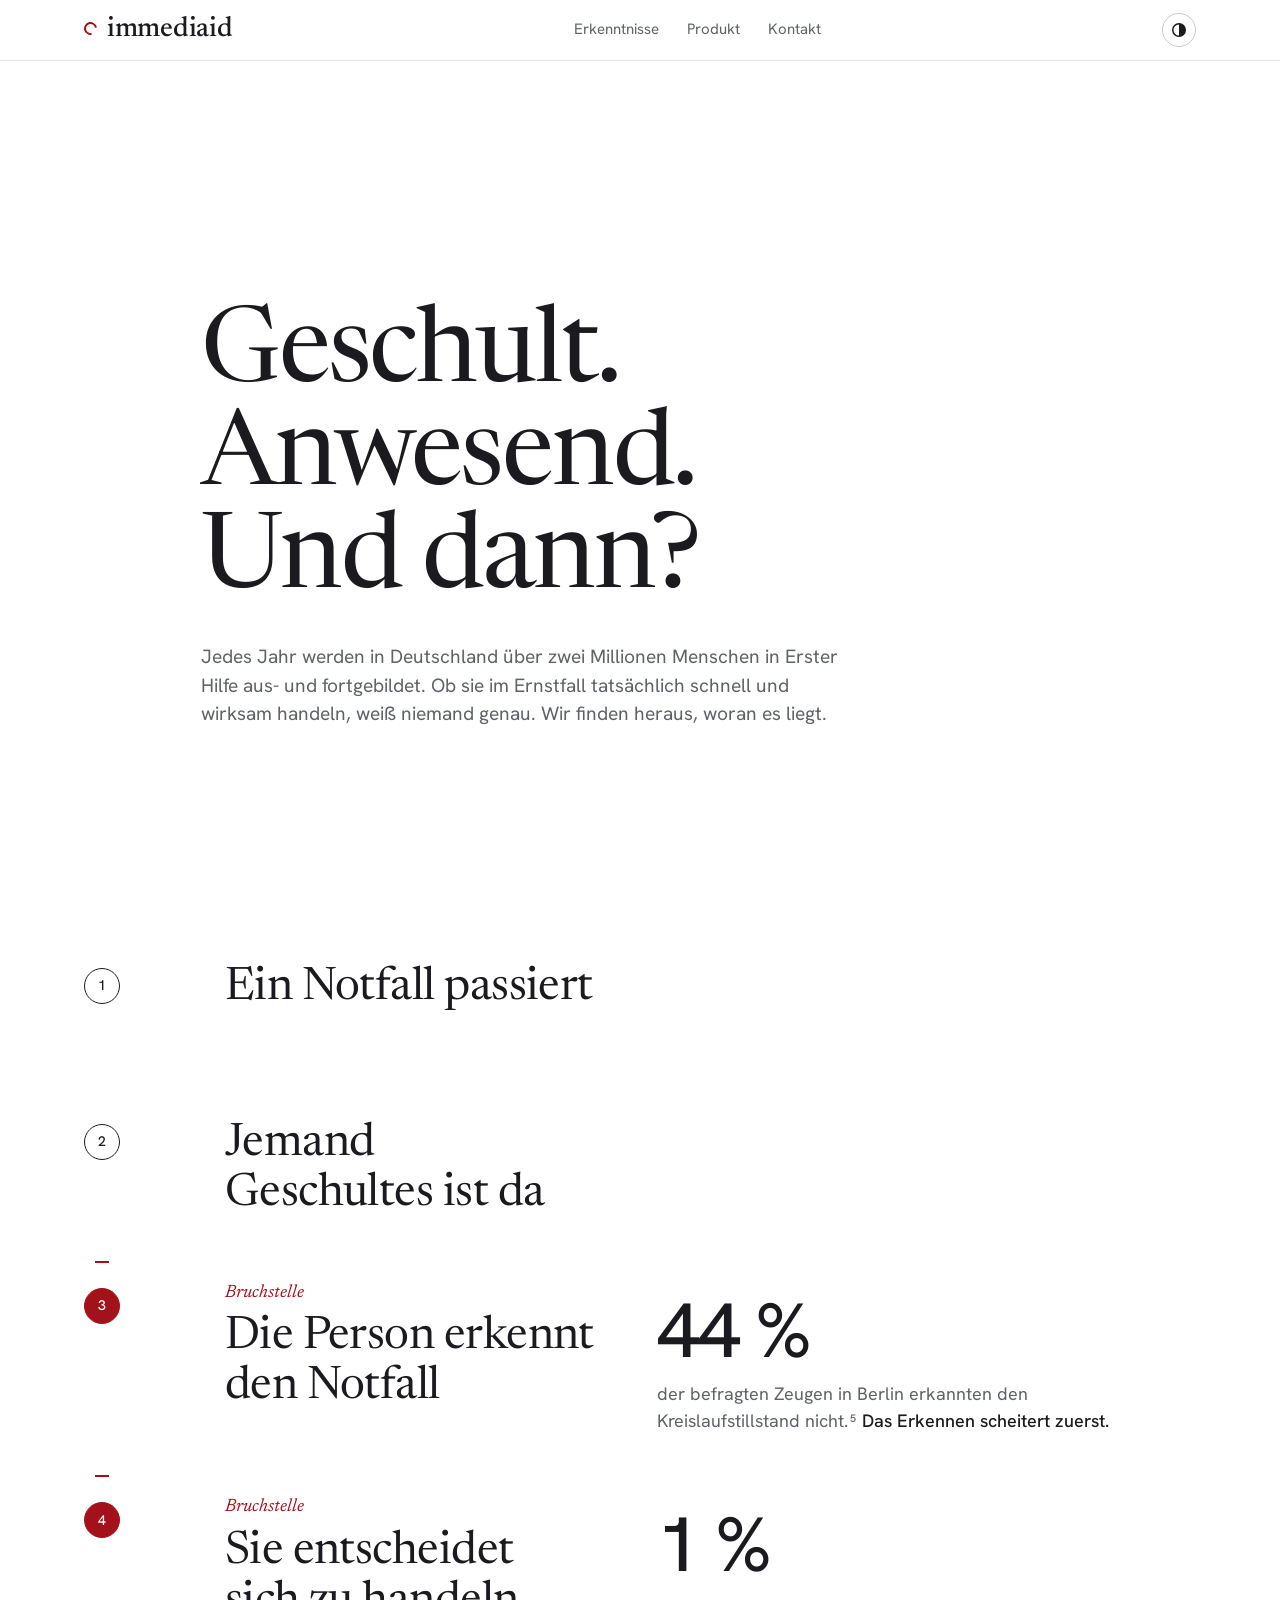
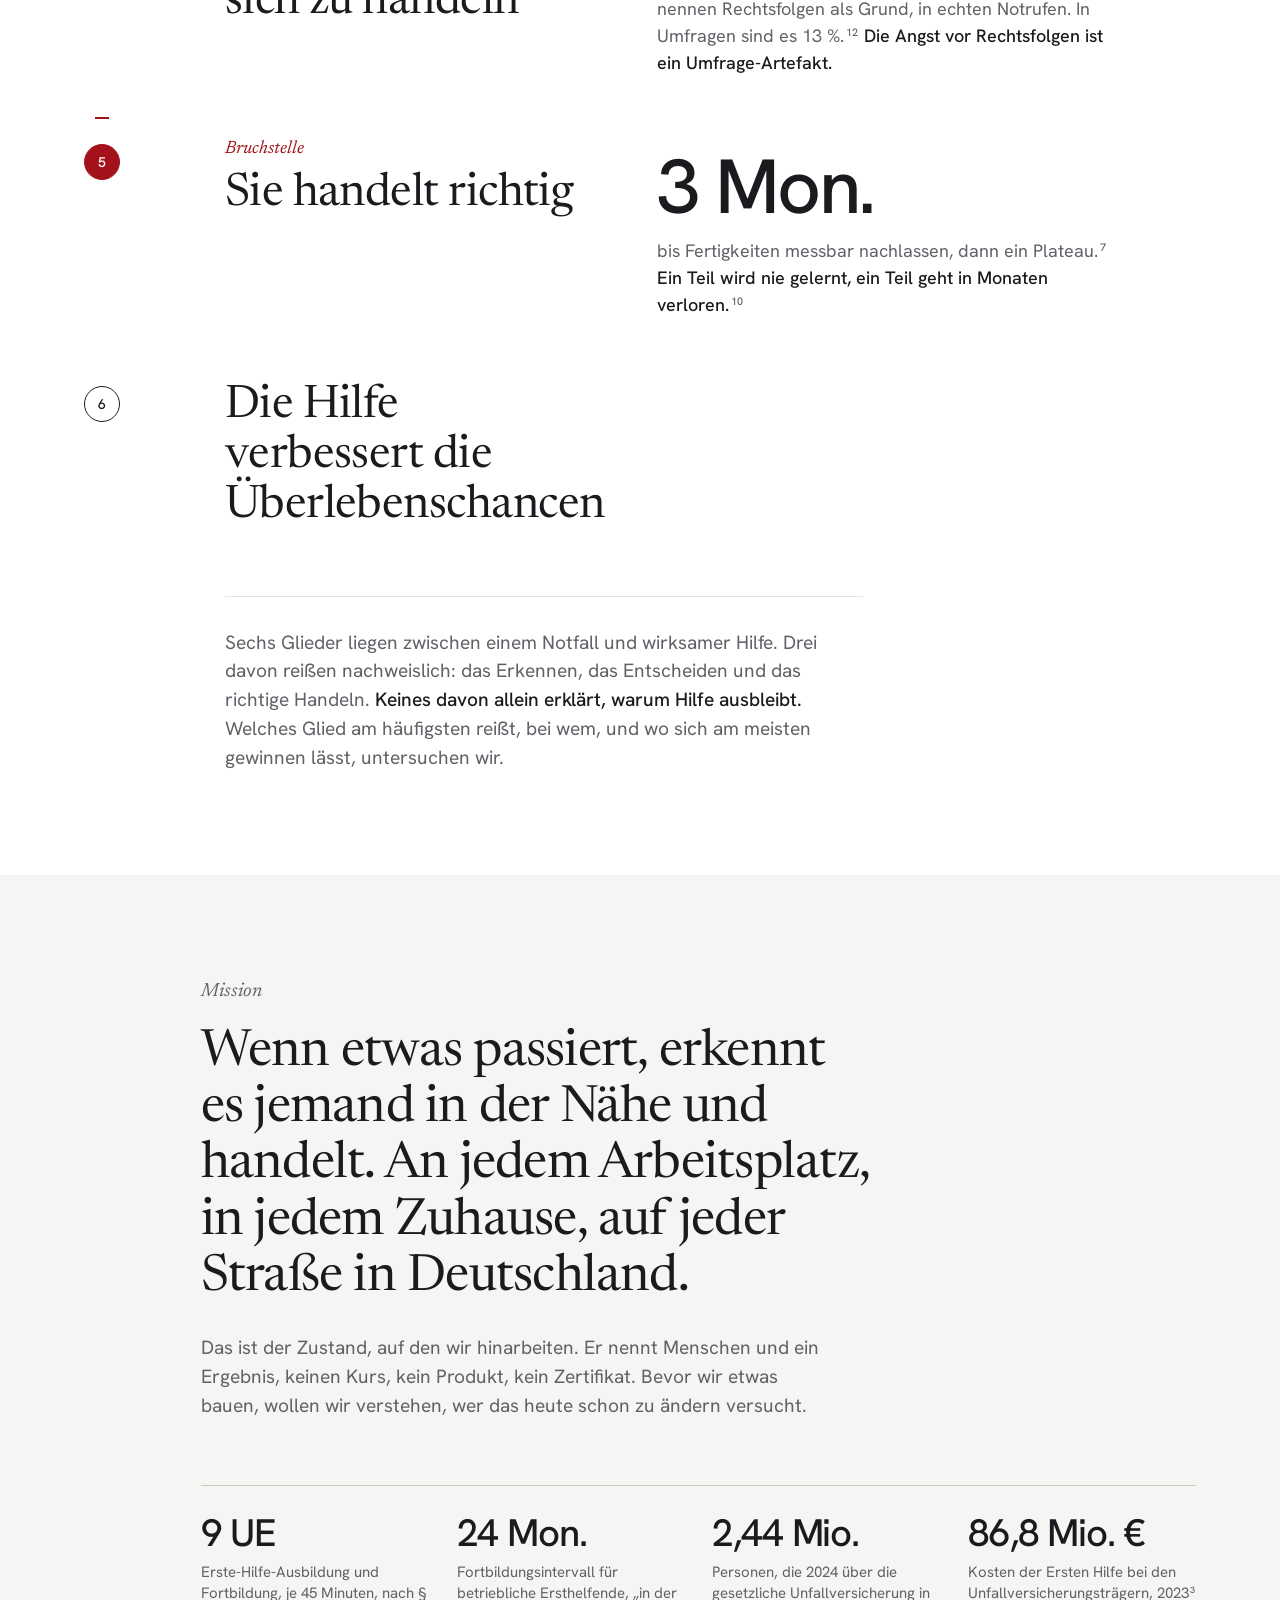
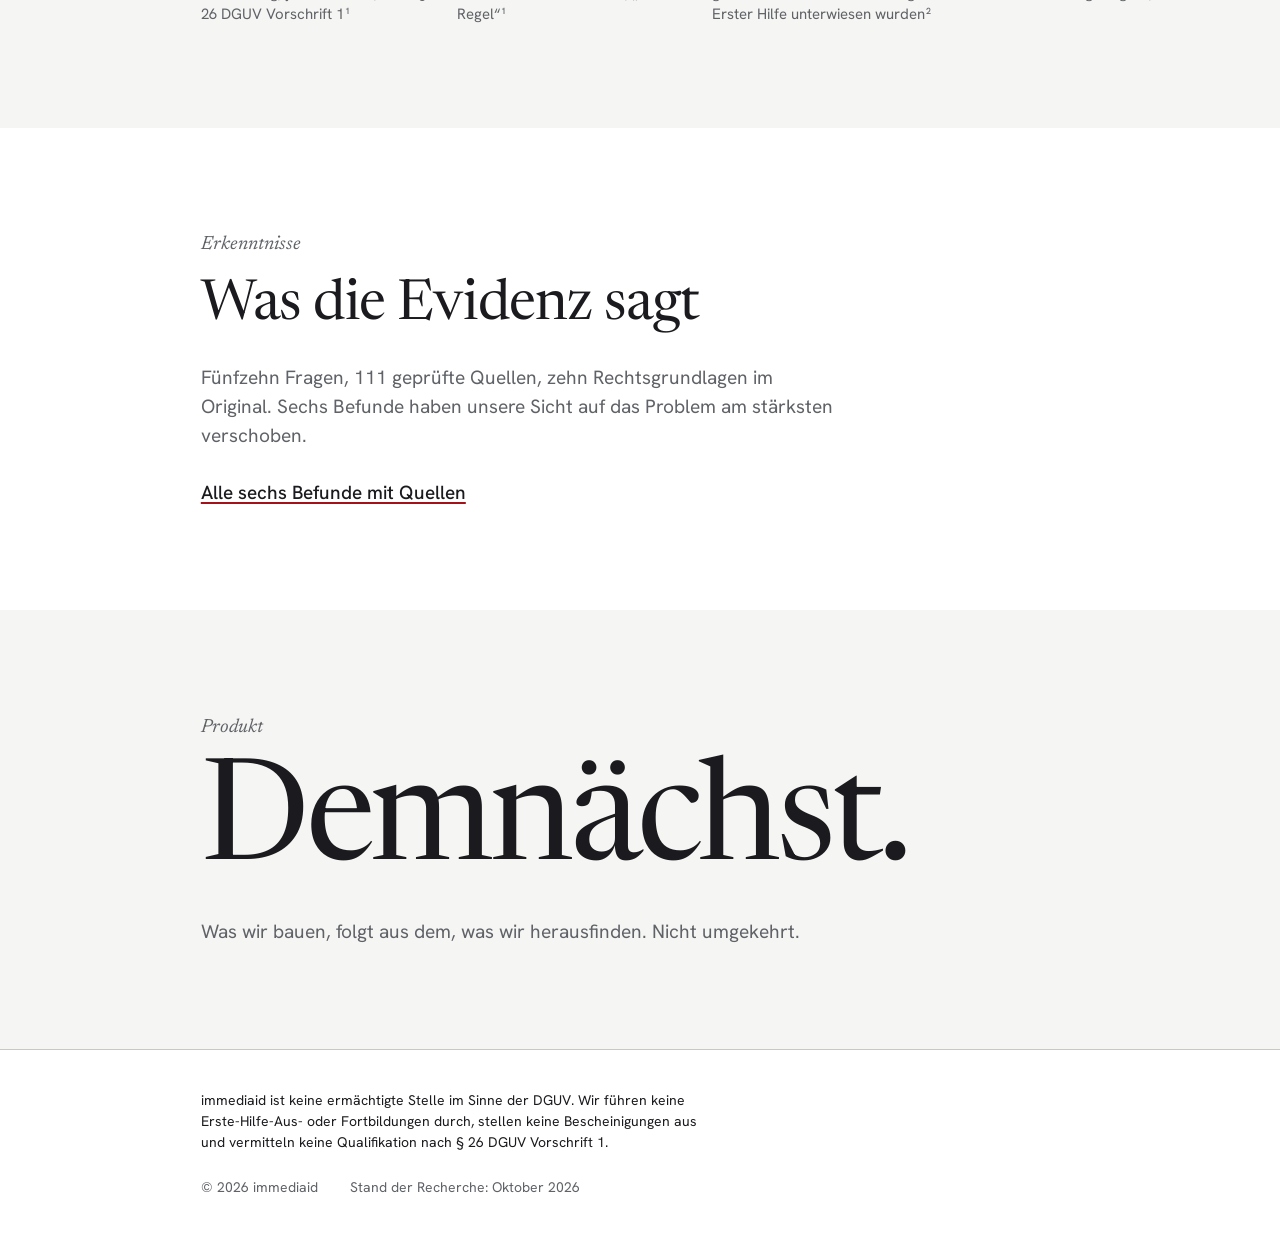
<file: index.html>
<!DOCTYPE html><!--sXcprQN8YIsHCwDNLhLgT--><html lang="de" class="__variable_daea18 __variable_57eadf" data-scroll-behavior="smooth"><head><meta charSet="utf-8"/><meta name="viewport" content="width=device-width, initial-scale=1, viewport-fit=cover"/><link rel="preload" href="/_next/static/media/0a1d099364d59b76-s.p.woff2" as="font" crossorigin="" type="font/woff2"/><link rel="preload" href="/_next/static/media/726652d4591872f7-s.p.woff2" as="font" crossorigin="" type="font/woff2"/><link rel="preload" href="/_next/static/media/88526e510c19cff4-s.p.woff2" as="font" crossorigin="" type="font/woff2"/><link rel="stylesheet" href="/_next/static/css/a19eac1ec354df83.css" data-precedence="next"/><link rel="preload" as="script" fetchPriority="low" href="/_next/static/chunks/webpack-fa11408e7e6b81d6.js"/><script src="/_next/static/chunks/4bd1b696-c023c6e3521b1417.js" async=""></script><script src="/_next/static/chunks/255-1f92380adbc6ec99.js" async=""></script><script src="/_next/static/chunks/main-app-42a00dce23fbbe63.js" async=""></script><script src="/_next/static/chunks/619-ba102abea3e3d0e4.js" async=""></script><script src="/_next/static/chunks/app/layout-4aec6a664f0021dd.js" async=""></script><script src="/_next/static/chunks/542-b377df8dcb821188.js" async=""></script><script src="/_next/static/chunks/app/page-306819e21b2b9868.js" async=""></script><meta name="next-size-adjust" content=""/><meta name="theme-color" media="(prefers-color-scheme: light)" content="#ffffff"/><meta name="theme-color" media="(prefers-color-scheme: dark)" content="#17181c"/><title>immediaid</title><meta name="description" content="immediaid untersucht, warum geschulte Laien in Deutschland im Notfall nicht immer wirksam helfen – methodisch, mit Quellen, bevor etwas gebaut wird."/><link rel="icon" href="/icon.svg?84a839d21209e744" type="image/svg+xml" sizes="any"/><script>try{var d=document.documentElement,t=localStorage.getItem("em-theme");if(t)d.setAttribute("data-theme",t);if(!matchMedia("(prefers-reduced-motion: reduce)").matches)d.classList.add("js-motion");if(sessionStorage.getItem("em-hero"))d.classList.add("hero-done")}catch(e){}</script><script src="/_next/static/chunks/polyfills-42372ed130431b0a.js" noModule=""></script></head><body><div hidden=""><!--$--><!--/$--></div><header class="nav"><div class="wrap nav-in"><a class="brand" href="/"><i aria-hidden="true"></i>immediaid</a><nav class="nav-links" aria-label="Seitennavigation"><a href="/erkenntnisse/">Erkenntnisse</a><a href="/produkt/">Produkt</a><a href="/kontakt/">Kontakt</a></nav><div class="nav-right"><button class="theme" id="theme" type="button" aria-label="Dunkles Farbschema" aria-pressed="false"><svg viewBox="0 0 16 16" aria-hidden="true" focusable="false"><circle cx="8" cy="8" r="6.25" fill="none" stroke="currentColor" stroke-width="1.5"></circle><path d="M8 1.75a6.25 6.25 0 0 1 0 12.5z" fill="currentColor"></path></svg></button></div></div></header><div class="page"><main id="top"><section class="hero"><div class="wrap indent hero-in"><div class="hero-copy"><h1><span class="w">Geschult.</span> <span class="w">Anwesend.</span> <span class="w">Und dann?</span></h1><p class="lede">Jedes Jahr werden in Deutschland über zwei Millionen Menschen in Erster Hilfe aus- und fortgebildet. Ob sie im Ernstfall tatsächlich schnell und wirksam handeln, weiß niemand genau. Wir finden heraus, woran es liegt.</p></div><div class="cue-slot"><a class="cue" href="#kette" aria-label="Weiter zur Kette"><svg viewBox="0 0 16 16" aria-hidden="true" fill="none" stroke="currentColor" stroke-width="1.5" stroke-linecap="round" stroke-linejoin="round"><path d="M8 2.5v11M3.5 9l4.5 4.5L12.5 9"></path></svg></a></div></div></section><section class="chain-sec" id="kette" aria-labelledby="chain-h"><div class="wrap"><h2 id="chain-h" class="visually-hidden">Die Kette vom Notfall zur wirksamen Hilfe</h2><ol class="chain"><li class="link" data-n="1"><div class="node" aria-hidden="true">1</div><div class="seg" aria-hidden="true"></div><div class="link-body"><h3 class="lbl">Ein Notfall passiert</h3></div></li><li class="link before-break" data-n="2"><div class="node" aria-hidden="true">2</div><div class="seg" aria-hidden="true"></div><div class="link-body"><h3 class="lbl">Jemand Geschultes ist da</h3></div></li><li class="link is-broken before-break" data-n="3"><div class="node" aria-hidden="true">3</div><div class="seg" aria-hidden="true"></div><div class="link-body"><h3 class="lbl"><span class="break">Bruchstelle</span>Die Person erkennt den Notfall</h3><div class="ev"><p class="fig">45 %</p><p class="ev-t">der befragten Zeugen in Berlin erkannten den Kreislaufstillstand nicht.<sup><a aria-label="Quelle 5" href="/erkenntnisse/#r5">5</a></sup> <b>Das Erkennen scheitert zuerst.</b></p></div></div></li><li class="link is-broken before-break" data-n="4"><div class="node" aria-hidden="true">4</div><div class="seg" aria-hidden="true"></div><div class="link-body"><h3 class="lbl"><span class="break">Bruchstelle</span>Sie entscheidet sich zu handeln</h3><div class="ev"><p class="fig">1 %</p><p class="ev-t">nennen Rechtsfolgen als Grund, in echten Notrufen. In Umfragen sind es 13 %.<sup><a aria-label="Quelle 12" href="/erkenntnisse/#r12">12</a></sup> <b>Die Angst vor Rechtsfolgen ist ein Umfrage-Artefakt.</b></p></div></div></li><li class="link is-broken" data-n="5"><div class="node" aria-hidden="true">5</div><div class="seg" aria-hidden="true"></div><div class="link-body"><h3 class="lbl"><span class="break">Bruchstelle</span>Sie handelt richtig</h3><div class="ev"><p class="fig">3 Mon.</p><p class="ev-t">bis Fertigkeiten messbar nachlassen, dann ein Plateau.<sup><a aria-label="Quelle 7" href="/erkenntnisse/#r7">7</a></sup> <b>Ein Teil wird nie gelernt, ein Teil geht in Monaten verloren.</b><sup><a aria-label="Quelle 10" href="/erkenntnisse/#r10">10</a></sup></p></div></div></li><li class="link" data-n="6"><div class="node" aria-hidden="true">6</div><div class="seg" aria-hidden="true"></div><div class="link-body"><h3 class="lbl">Die Hilfe verbessert die Überlebenschancen</h3></div></li></ol><div class="indent"><p class="chain-note">Sechs Glieder liegen zwischen einem Notfall und wirksamer Hilfe. Drei davon reißen nachweislich: das Erkennen, das Entscheiden und das richtige Handeln. <b>Keines davon allein erklärt, warum Hilfe ausbleibt.</b> Welches Glied am häufigsten reißt, bei wem, und wo sich am meisten gewinnen lässt, untersuchen wir.</p></div></div></section><section class="sec alt" id="mission"><div class="wrap indent"><p class="kicker">Mission</p><p class="mission">Wenn etwas passiert, erkennt es jemand in der Nähe und handelt. An jedem Arbeitsplatz, in jedem Zuhause, auf jeder Straße in Deutschland.</p><p class="lede">Das ist der Zustand, auf den wir hinarbeiten. Er nennt Menschen und ein Ergebnis, keinen Kurs, kein Produkt, kein Zertifikat. Bevor wir etwas bauen, wollen wir verstehen, wer das heute schon zu ändern versucht.</p><div class="facts" aria-label="Der gesetzliche Rahmen in Zahlen"><div class="fact"><div class="fact-v">9 UE</div><div class="fact-k">Erste-Hilfe-Ausbildung und Fortbildung, je 45 Minuten, nach § 26 DGUV Vorschrift 1<sup><a aria-label="Quelle 1" href="/erkenntnisse/#r1">1</a></sup></div></div><div class="fact"><div class="fact-v">24 Mon.</div><div class="fact-k">Fortbildungsintervall für betriebliche Ersthelfende, „in der Regel“<sup><a aria-label="Quelle 1" href="/erkenntnisse/#r1">1</a></sup></div></div><div class="fact"><div class="fact-v">2,44 Mio.</div><div class="fact-k">Personen, die 2024 über die gesetzliche Unfallversicherung in Erster Hilfe unterwiesen wurden<sup><a aria-label="Quelle 2" href="/erkenntnisse/#r2">2</a></sup></div></div><div class="fact"><div class="fact-v">86,8 Mio. €</div><div class="fact-k">Kosten der Ersten Hilfe bei den Unfallversicherungsträgern, 2023<sup><a aria-label="Quelle 3" href="/erkenntnisse/#r3">3</a></sup></div></div></div></div></section><section class="sec" id="erkenntnisse"><div class="wrap indent"><p class="kicker">Erkenntnisse</p><h2>Was die Evidenz sagt</h2><p class="lede">Fünfzehn Fragen, 111 geprüfte Quellen, zehn Rechtsgrundlagen im Original. Sechs Befunde haben unsere Sicht auf das Problem am stärksten verschoben.</p><a class="more" href="/erkenntnisse/">Alle sechs Befunde mit Quellen</a></div></section><section class="sec alt" id="produkt"><div class="wrap indent"><p class="kicker">Produkt</p><p class="soon">Demnächst.</p><p class="lede soon-sub">Was wir bauen, folgt aus dem, was wir herausfinden. Nicht umgekehrt.</p></div></section></main><!--$--><!--/$--></div><footer class="footer"><div class="wrap indent"><p class="footer-legal">immediaid ist keine ermächtigte Stelle im Sinne der DGUV. Wir führen keine Erste-Hilfe-Aus- oder Fortbildungen durch, stellen keine Bescheinigungen aus und vermitteln keine Qualifikation nach § 26 DGUV Vorschrift 1.</p><div class="footer-meta"><span>© 2026 immediaid</span><span>Stand der Recherche: Oktober 2026</span></div></div></footer><script src="/_next/static/chunks/webpack-fa11408e7e6b81d6.js" id="_R_" async=""></script><script>(self.__next_f=self.__next_f||[]).push([0])</script><script>self.__next_f.push([1,"1:\"$Sreact.fragment\"\n2:I[2172,[\"619\",\"static/chunks/619-ba102abea3e3d0e4.js\",\"177\",\"static/chunks/app/layout-4aec6a664f0021dd.js\"],\"Nav\"]\n3:I[9766,[],\"\"]\n4:I[8924,[],\"\"]\n5:I[6097,[\"542\",\"static/chunks/542-b377df8dcb821188.js\",\"619\",\"static/chunks/619-ba102abea3e3d0e4.js\",\"974\",\"static/chunks/app/page-306819e21b2b9868.js\"],\"HeroOnce\"]\n6:I[1006,[\"542\",\"static/chunks/542-b377df8dcb821188.js\",\"619\",\"static/chunks/619-ba102abea3e3d0e4.js\",\"974\",\"static/chunks/app/page-306819e21b2b9868.js\"],\"ScrollCue\"]\n7:I[6613,[\"542\",\"static/chunks/542-b377df8dcb821188.js\",\"619\",\"static/chunks/619-ba102abea3e3d0e4.js\",\"974\",\"static/chunks/app/page-306819e21b2b9868.js\"],\"Chain\"]\n14:I[7150,[],\"\"]\n:HL[\"/_next/static/media/0a1d099364d59b76-s.p.woff2\",\"font\",{\"crossOrigin\":\"\",\"type\":\"font/woff2\"}]\n:HL[\"/_next/static/media/726652d4591872f7-s.p.woff2\",\"font\",{\"crossOrigin\":\"\",\"type\":\"font/woff2\"}]\n:HL[\"/_next/static/media/88526e510c19cff4-s.p.woff2\",\"font\",{\"crossOrigin\":\"\",\"type\":\"font/woff2\"}]\n:HL[\"/_next/static/css/a19eac1ec354df83.css\",\"style\"]\n"])</script><script>self.__next_f.push([1,"0:{\"P\":null,\"b\":\"sXcprQN8YIsHCwDNLhLgT\",\"p\":\"\",\"c\":[\"\",\"\"],\"i\":false,\"f\":[[[\"\",{\"children\":[\"__PAGE__\",{}]},\"$undefined\",\"$undefined\",true],[\"\",[\"$\",\"$1\",\"c\",{\"children\":[[[\"$\",\"link\",\"0\",{\"rel\":\"stylesheet\",\"href\":\"/_next/static/css/a19eac1ec354df83.css\",\"precedence\":\"next\",\"crossOrigin\":\"$undefined\",\"nonce\":\"$undefined\"}]],[\"$\",\"html\",null,{\"lang\":\"de\",\"className\":\"__variable_daea18 __variable_57eadf\",\"data-scroll-behavior\":\"smooth\",\"suppressHydrationWarning\":true,\"children\":[[\"$\",\"head\",null,{\"children\":[\"$\",\"script\",null,{\"dangerouslySetInnerHTML\":{\"__html\":\"try{var d=document.documentElement,t=localStorage.getItem(\\\"em-theme\\\");if(t)d.setAttribute(\\\"data-theme\\\",t);if(!matchMedia(\\\"(prefers-reduced-motion: reduce)\\\").matches)d.classList.add(\\\"js-motion\\\");if(sessionStorage.getItem(\\\"em-hero\\\"))d.classList.add(\\\"hero-done\\\")}catch(e){}\"}}]}],[\"$\",\"body\",null,{\"children\":[[\"$\",\"$L2\",null,{}],[\"$\",\"$L3\",null,{\"parallelRouterKey\":\"children\",\"error\":\"$undefined\",\"errorStyles\":\"$undefined\",\"errorScripts\":\"$undefined\",\"template\":[\"$\",\"div\",null,{\"className\":\"page\",\"children\":[\"$\",\"$L4\",null,{}]}],\"templateStyles\":[],\"templateScripts\":[],\"notFound\":[[[\"$\",\"title\",null,{\"children\":\"404: This page could not be found.\"}],[\"$\",\"div\",null,{\"style\":{\"fontFamily\":\"system-ui,\\\"Segoe UI\\\",Roboto,Helvetica,Arial,sans-serif,\\\"Apple Color Emoji\\\",\\\"Segoe UI Emoji\\\"\",\"height\":\"100vh\",\"textAlign\":\"center\",\"display\":\"flex\",\"flexDirection\":\"column\",\"alignItems\":\"center\",\"justifyContent\":\"center\"},\"children\":[\"$\",\"div\",null,{\"children\":[[\"$\",\"style\",null,{\"dangerouslySetInnerHTML\":{\"__html\":\"body{color:#000;background:#fff;margin:0}.next-error-h1{border-right:1px solid rgba(0,0,0,.3)}@media (prefers-color-scheme:dark){body{color:#fff;background:#000}.next-error-h1{border-right:1px solid rgba(255,255,255,.3)}}\"}}],[\"$\",\"h1\",null,{\"className\":\"next-error-h1\",\"style\":{\"display\":\"inline-block\",\"margin\":\"0 20px 0 0\",\"padding\":\"0 23px 0 0\",\"fontSize\":24,\"fontWeight\":500,\"verticalAlign\":\"top\",\"lineHeight\":\"49px\"},\"children\":404}],[\"$\",\"div\",null,{\"style\":{\"display\":\"inline-block\"},\"children\":[\"$\",\"h2\",null,{\"style\":{\"fontSize\":14,\"fontWeight\":400,\"lineHeight\":\"49px\",\"margin\":0},\"children\":\"This page could not be found.\"}]}]]}]}]],[]],\"forbidden\":\"$undefined\",\"unauthorized\":\"$undefined\"}],[\"$\",\"footer\",null,{\"className\":\"footer\",\"children\":[\"$\",\"div\",null,{\"className\":\"wrap indent\",\"children\":[[\"$\",\"p\",null,{\"className\":\"footer-legal\",\"children\":\"immediaid ist keine ermächtigte Stelle im Sinne der DGUV. Wir führen keine Erste-Hilfe-Aus- oder Fortbildungen durch, stellen keine Bescheinigungen aus und vermitteln keine Qualifikation nach § 26 DGUV Vorschrift 1.\"}],[\"$\",\"div\",null,{\"className\":\"footer-meta\",\"children\":[[\"$\",\"span\",null,{\"children\":\"© 2026 immediaid\"}],[\"$\",\"span\",null,{\"children\":\"Stand der Recherche: Oktober 2026\"}]]}]]}]}]]}]]}]]}],{\"children\":[\"__PAGE__\",[\"$\",\"$1\",\"c\",{\"children\":[[\"$\",\"main\",null,{\"id\":\"top\",\"children\":[[\"$\",\"section\",null,{\"className\":\"hero\",\"children\":[\"$\",\"div\",null,{\"className\":\"wrap indent hero-in\",\"children\":[[\"$\",\"div\",null,{\"className\":\"hero-copy\",\"children\":[[\"$\",\"h1\",null,{\"children\":[[\"$\",\"span\",null,{\"className\":\"w\",\"children\":\"Geschult.\"}],\" \",[\"$\",\"span\",null,{\"className\":\"w\",\"children\":\"Anwesend.\"}],\" \",[\"$\",\"span\",null,{\"className\":\"w\",\"children\":\"Und dann?\"}]]}],[\"$\",\"p\",null,{\"className\":\"lede\",\"children\":\"Jedes Jahr werden in Deutschland über zwei Millionen Menschen in Erster Hilfe aus- und fortgebildet. Ob sie im Ernstfall tatsächlich schnell und wirksam handeln, weiß niemand genau. Wir finden heraus, woran es liegt.\"}],[\"$\",\"$L5\",null,{}]]}],[\"$\",\"$L6\",null,{}]]}]}],[\"$\",\"section\",null,{\"className\":\"chain-sec\",\"id\":\"kette\",\"aria-labelledby\":\"chain-h\",\"children\":[\"$\",\"div\",null,{\"className\":\"wrap\",\"children\":[[\"$\",\"h2\",null,{\"id\":\"chain-h\",\"className\":\"visually-hidden\",\"children\":\"Die Kette vom Notfall zur wirksamen Hilfe\"}],[\"$\",\"$L7\",null,{\"children\":[[\"$\",\"li\",null,{\"className\":\"link\",\"data-n\":\"1\",\"children\":[[\"$\",\"div\",null,{\"className\":\"node\",\"aria-hidden\":\"true\",\"children\":\"1\"}],[\"$\",\"div\",null,{\"className\":\"seg\",\"aria-hidden\":\"true\"}],[\"$\",\"div\",null,{\"className\":\"link-body\",\"children\":[\"$\",\"h3\",null,{\"className\":\"lbl\",\"children\":\"Ein Notfall passiert\"}]}]]}],[\"$\",\"li\",null,{\"className\":\"link before-break\",\"data-n\":\"2\",\"children\":[[\"$\",\"div\",null,{\"className\":\"node\",\"aria-hidden\":\"true\",\"children\":\"2\"}],[\"$\",\"div\",null,{\"className\":\"seg\",\"aria-hidden\":\"true\"}],[\"$\",\"div\",null,{\"className\":\"link-body\",\"children\":[\"$\",\"h3\",null,{\"className\":\"lbl\",\"children\":\"Jemand Geschultes ist da\"}]}]]}],[\"$\",\"li\",null,{\"className\":\"link is-broken before-break\",\"data-n\":\"3\",\"children\":[\"$L8\",\"$L9\",\"$La\"]}],\"$Lb\",\"$Lc\",\"$Ld\"]}],\"$Le\"]}]}],\"$Lf\",\"$L10\",\"$L11\"]}],null,\"$L12\"]}],{},null,false]},null,false],\"$L13\",false]],\"m\":\"$undefined\",\"G\":[\"$14\",[]],\"s\":false,\"S\":true}\n"])</script><script>self.__next_f.push([1,"15:I[2882,[\"542\",\"static/chunks/542-b377df8dcb821188.js\",\"619\",\"static/chunks/619-ba102abea3e3d0e4.js\",\"974\",\"static/chunks/app/page-306819e21b2b9868.js\"],\"Figure\"]\n16:I[2619,[\"542\",\"static/chunks/542-b377df8dcb821188.js\",\"619\",\"static/chunks/619-ba102abea3e3d0e4.js\",\"974\",\"static/chunks/app/page-306819e21b2b9868.js\"],\"\"]\n17:I[4431,[],\"OutletBoundary\"]\n19:I[5278,[],\"AsyncMetadataOutlet\"]\n1b:I[4431,[],\"ViewportBoundary\"]\n1d:I[4431,[],\"MetadataBoundary\"]\n1e:\"$Sreact.suspense\"\n8:[\"$\",\"div\",null,{\"className\":\"node\",\"aria-hidden\":\"true\",\"children\":\"3\"}]\n9:[\"$\",\"div\",null,{\"className\":\"seg\",\"aria-hidden\":\"true\"}]\na:[\"$\",\"div\",null,{\"className\":\"link-body\",\"children\":[[\"$\",\"h3\",null,{\"className\":\"lbl\",\"children\":[[\"$\",\"span\",null,{\"className\":\"break\",\"children\":\"Bruchstelle\"}],\"Die Person erkennt den Notfall\"]}],[\"$\",\"div\",null,{\"className\":\"ev\",\"children\":[[\"$\",\"$L15\",null,{\"value\":\"45 %\",\"gate\":\".link\",\"delay\":0.25}],[\"$\",\"p\",null,{\"className\":\"ev-t\",\"children\":[\"der befragten Zeugen in Berlin erkannten den Kreislaufstillstand nicht.\",[\"$\",\"sup\",null,{\"children\":[\"$\",\"$L16\",null,{\"href\":\"/erkenntnisse/#r5\",\"aria-label\":\"Quelle 5\",\"children\":5}]}],\" \",[\"$\",\"b\",null,{\"children\":\"Das Erkennen scheitert zuerst.\"}]]}]]}]]}]\n"])</script><script>self.__next_f.push([1,"b:[\"$\",\"li\",null,{\"className\":\"link is-broken before-break\",\"data-n\":\"4\",\"children\":[[\"$\",\"div\",null,{\"className\":\"node\",\"aria-hidden\":\"true\",\"children\":\"4\"}],[\"$\",\"div\",null,{\"className\":\"seg\",\"aria-hidden\":\"true\"}],[\"$\",\"div\",null,{\"className\":\"link-body\",\"children\":[[\"$\",\"h3\",null,{\"className\":\"lbl\",\"children\":[[\"$\",\"span\",null,{\"className\":\"break\",\"children\":\"Bruchstelle\"}],\"Sie entscheidet sich zu handeln\"]}],[\"$\",\"div\",null,{\"className\":\"ev\",\"children\":[[\"$\",\"$L15\",null,{\"value\":\"1 %\",\"gate\":\".link\",\"delay\":0.25}],[\"$\",\"p\",null,{\"className\":\"ev-t\",\"children\":[\"nennen Rechtsfolgen als Grund, in echten Notrufen. In Umfragen sind es 13 %.\",[\"$\",\"sup\",null,{\"children\":[\"$\",\"$L16\",null,{\"href\":\"/erkenntnisse/#r12\",\"aria-label\":\"Quelle 12\",\"children\":12}]}],\" \",[\"$\",\"b\",null,{\"children\":\"Die Angst vor Rechtsfolgen ist ein Umfrage-Artefakt.\"}]]}]]}]]}]]}]\n"])</script><script>self.__next_f.push([1,"c:[\"$\",\"li\",null,{\"className\":\"link is-broken\",\"data-n\":\"5\",\"children\":[[\"$\",\"div\",null,{\"className\":\"node\",\"aria-hidden\":\"true\",\"children\":\"5\"}],[\"$\",\"div\",null,{\"className\":\"seg\",\"aria-hidden\":\"true\"}],[\"$\",\"div\",null,{\"className\":\"link-body\",\"children\":[[\"$\",\"h3\",null,{\"className\":\"lbl\",\"children\":[[\"$\",\"span\",null,{\"className\":\"break\",\"children\":\"Bruchstelle\"}],\"Sie handelt richtig\"]}],[\"$\",\"div\",null,{\"className\":\"ev\",\"children\":[[\"$\",\"$L15\",null,{\"value\":\"3 Mon.\",\"gate\":\".link\",\"delay\":0.25}],[\"$\",\"p\",null,{\"className\":\"ev-t\",\"children\":[\"bis Fertigkeiten messbar nachlassen, dann ein Plateau.\",[\"$\",\"sup\",null,{\"children\":[\"$\",\"$L16\",null,{\"href\":\"/erkenntnisse/#r7\",\"aria-label\":\"Quelle 7\",\"children\":7}]}],\" \",[\"$\",\"b\",null,{\"children\":\"Ein Teil wird nie gelernt, ein Teil geht in Monaten verloren.\"}],[\"$\",\"sup\",null,{\"children\":[\"$\",\"$L16\",null,{\"href\":\"/erkenntnisse/#r10\",\"aria-label\":\"Quelle 10\",\"children\":10}]}]]}]]}]]}]]}]\n"])</script><script>self.__next_f.push([1,"d:[\"$\",\"li\",null,{\"className\":\"link\",\"data-n\":\"6\",\"children\":[[\"$\",\"div\",null,{\"className\":\"node\",\"aria-hidden\":\"true\",\"children\":\"6\"}],[\"$\",\"div\",null,{\"className\":\"seg\",\"aria-hidden\":\"true\"}],[\"$\",\"div\",null,{\"className\":\"link-body\",\"children\":[\"$\",\"h3\",null,{\"className\":\"lbl\",\"children\":\"Die Hilfe verbessert die Überlebenschancen\"}]}]]}]\ne:[\"$\",\"div\",null,{\"className\":\"indent\",\"children\":[\"$\",\"p\",null,{\"className\":\"chain-note\",\"children\":[\"Sechs Glieder liegen zwischen einem Notfall und wirksamer Hilfe. Drei davon reißen nachweislich: das Erkennen, das Entscheiden und das richtige Handeln. \",[\"$\",\"b\",null,{\"children\":\"Keines davon allein erklärt, warum Hilfe ausbleibt.\"}],\" Welches Glied am häufigsten reißt, bei wem, und wo sich am meisten gewinnen lässt, untersuchen wir.\"]}]}]\n"])</script><script>self.__next_f.push([1,"f:[\"$\",\"section\",null,{\"className\":\"sec alt\",\"id\":\"mission\",\"children\":[\"$\",\"div\",null,{\"className\":\"wrap indent\",\"children\":[[\"$\",\"p\",null,{\"className\":\"kicker\",\"children\":\"Mission\"}],[\"$\",\"p\",null,{\"className\":\"mission\",\"children\":\"Wenn etwas passiert, erkennt es jemand in der Nähe und handelt. An jedem Arbeitsplatz, in jedem Zuhause, auf jeder Straße in Deutschland.\"}],[\"$\",\"p\",null,{\"className\":\"lede\",\"children\":\"Das ist der Zustand, auf den wir hinarbeiten. Er nennt Menschen und ein Ergebnis, keinen Kurs, kein Produkt, kein Zertifikat. Bevor wir etwas bauen, wollen wir verstehen, wer das heute schon zu ändern versucht.\"}],[\"$\",\"div\",null,{\"className\":\"facts\",\"aria-label\":\"Der gesetzliche Rahmen in Zahlen\",\"children\":[[\"$\",\"div\",null,{\"className\":\"fact\",\"children\":[[\"$\",\"div\",null,{\"className\":\"fact-v\",\"children\":\"9 UE\"}],[\"$\",\"div\",null,{\"className\":\"fact-k\",\"children\":[\"Erste-Hilfe-Ausbildung und Fortbildung, je 45 Minuten, nach § 26 DGUV Vorschrift 1\",[\"$\",\"sup\",null,{\"children\":[\"$\",\"$L16\",null,{\"href\":\"/erkenntnisse/#r1\",\"aria-label\":\"Quelle 1\",\"children\":1}]}]]}]]}],[\"$\",\"div\",null,{\"className\":\"fact\",\"children\":[[\"$\",\"div\",null,{\"className\":\"fact-v\",\"children\":\"24 Mon.\"}],[\"$\",\"div\",null,{\"className\":\"fact-k\",\"children\":[\"Fortbildungsintervall für betriebliche Ersthelfende, „in der Regel“\",[\"$\",\"sup\",null,{\"children\":[\"$\",\"$L16\",null,{\"href\":\"/erkenntnisse/#r1\",\"aria-label\":\"Quelle 1\",\"children\":1}]}]]}]]}],[\"$\",\"div\",null,{\"className\":\"fact\",\"children\":[[\"$\",\"div\",null,{\"className\":\"fact-v\",\"children\":\"2,44 Mio.\"}],[\"$\",\"div\",null,{\"className\":\"fact-k\",\"children\":[\"Personen, die 2024 über die gesetzliche Unfallversicherung in Erster Hilfe unterwiesen wurden\",[\"$\",\"sup\",null,{\"children\":[\"$\",\"$L16\",null,{\"href\":\"/erkenntnisse/#r2\",\"aria-label\":\"Quelle 2\",\"children\":2}]}]]}]]}],[\"$\",\"div\",null,{\"className\":\"fact\",\"children\":[[\"$\",\"div\",null,{\"className\":\"fact-v\",\"children\":\"86,8 Mio. €\"}],[\"$\",\"div\",null,{\"className\":\"fact-k\",\"children\":[\"Kosten der Ersten Hilfe bei den Unfallversicherungsträgern, 2023\",[\"$\",\"sup\",null,{\"children\":[\"$\",\"$L16\",null,{\"href\":\"/erkenntnisse/#r3\",\"aria-label\":\"Quelle 3\",\"children\":3}]}]]}]]}]]}]]}]}]\n"])</script><script>self.__next_f.push([1,"10:[\"$\",\"section\",null,{\"className\":\"sec\",\"id\":\"erkenntnisse\",\"children\":[\"$\",\"div\",null,{\"className\":\"wrap indent\",\"children\":[[\"$\",\"p\",null,{\"className\":\"kicker\",\"children\":\"Erkenntnisse\"}],[\"$\",\"h2\",null,{\"children\":\"Was die Evidenz sagt\"}],[\"$\",\"p\",null,{\"className\":\"lede\",\"children\":\"Fünfzehn Fragen, 111 geprüfte Quellen, zehn Rechtsgrundlagen im Original. Sechs Befunde haben unsere Sicht auf das Problem am stärksten verschoben.\"}],[\"$\",\"$L16\",null,{\"className\":\"more\",\"href\":\"/erkenntnisse/\",\"children\":\"Alle sechs Befunde mit Quellen\"}]]}]}]\n11:[\"$\",\"section\",null,{\"className\":\"sec alt\",\"id\":\"produkt\",\"children\":[\"$\",\"div\",null,{\"className\":\"wrap indent\",\"children\":[[\"$\",\"p\",null,{\"className\":\"kicker\",\"children\":\"Produkt\"}],[\"$\",\"p\",null,{\"className\":\"soon\",\"children\":\"Demnächst.\"}],[\"$\",\"p\",null,{\"className\":\"lede soon-sub\",\"children\":\"Was wir bauen, folgt aus dem, was wir herausfinden. Nicht umgekehrt.\"}]]}]}]\n12:[\"$\",\"$L17\",null,{\"children\":[\"$L18\",[\"$\",\"$L19\",null,{\"promise\":\"$@1a\"}]]}]\n13:[\"$\",\"$1\",\"h\",{\"children\":[null,[[\"$\",\"$L1b\",null,{\"children\":\"$L1c\"}],[\"$\",\"meta\",null,{\"name\":\"next-size-adjust\",\"content\":\"\"}]],[\"$\",\"$L1d\",null,{\"children\":[\"$\",\"div\",null,{\"hidden\":true,\"children\":[\"$\",\"$1e\",null,{\"fallback\":null,\"children\":\"$L1f\"}]}]}]]}]\n"])</script><script>self.__next_f.push([1,"1c:[[\"$\",\"meta\",\"0\",{\"charSet\":\"utf-8\"}],[\"$\",\"meta\",\"1\",{\"name\":\"viewport\",\"content\":\"width=device-width, initial-scale=1, viewport-fit=cover\"}],[\"$\",\"meta\",\"2\",{\"name\":\"theme-color\",\"media\":\"(prefers-color-scheme: light)\",\"content\":\"#ffffff\"}],[\"$\",\"meta\",\"3\",{\"name\":\"theme-color\",\"media\":\"(prefers-color-scheme: dark)\",\"content\":\"#17181c\"}]]\n18:null\n"])</script><script>self.__next_f.push([1,"20:I[622,[],\"IconMark\"]\n1a:{\"metadata\":[[\"$\",\"title\",\"0\",{\"children\":\"immediaid\"}],[\"$\",\"meta\",\"1\",{\"name\":\"description\",\"content\":\"immediaid untersucht, warum geschulte Laien in Deutschland im Notfall nicht immer wirksam helfen – methodisch, mit Quellen, bevor etwas gebaut wird.\"}],[\"$\",\"link\",\"2\",{\"rel\":\"icon\",\"href\":\"/icon.svg?84a839d21209e744\",\"type\":\"image/svg+xml\",\"sizes\":\"any\"}],[\"$\",\"$L20\",\"3\",{}]],\"error\":null,\"digest\":\"$undefined\"}\n"])</script><script>self.__next_f.push([1,"1f:\"$1a:metadata\"\n"])</script></body></html>
</file>
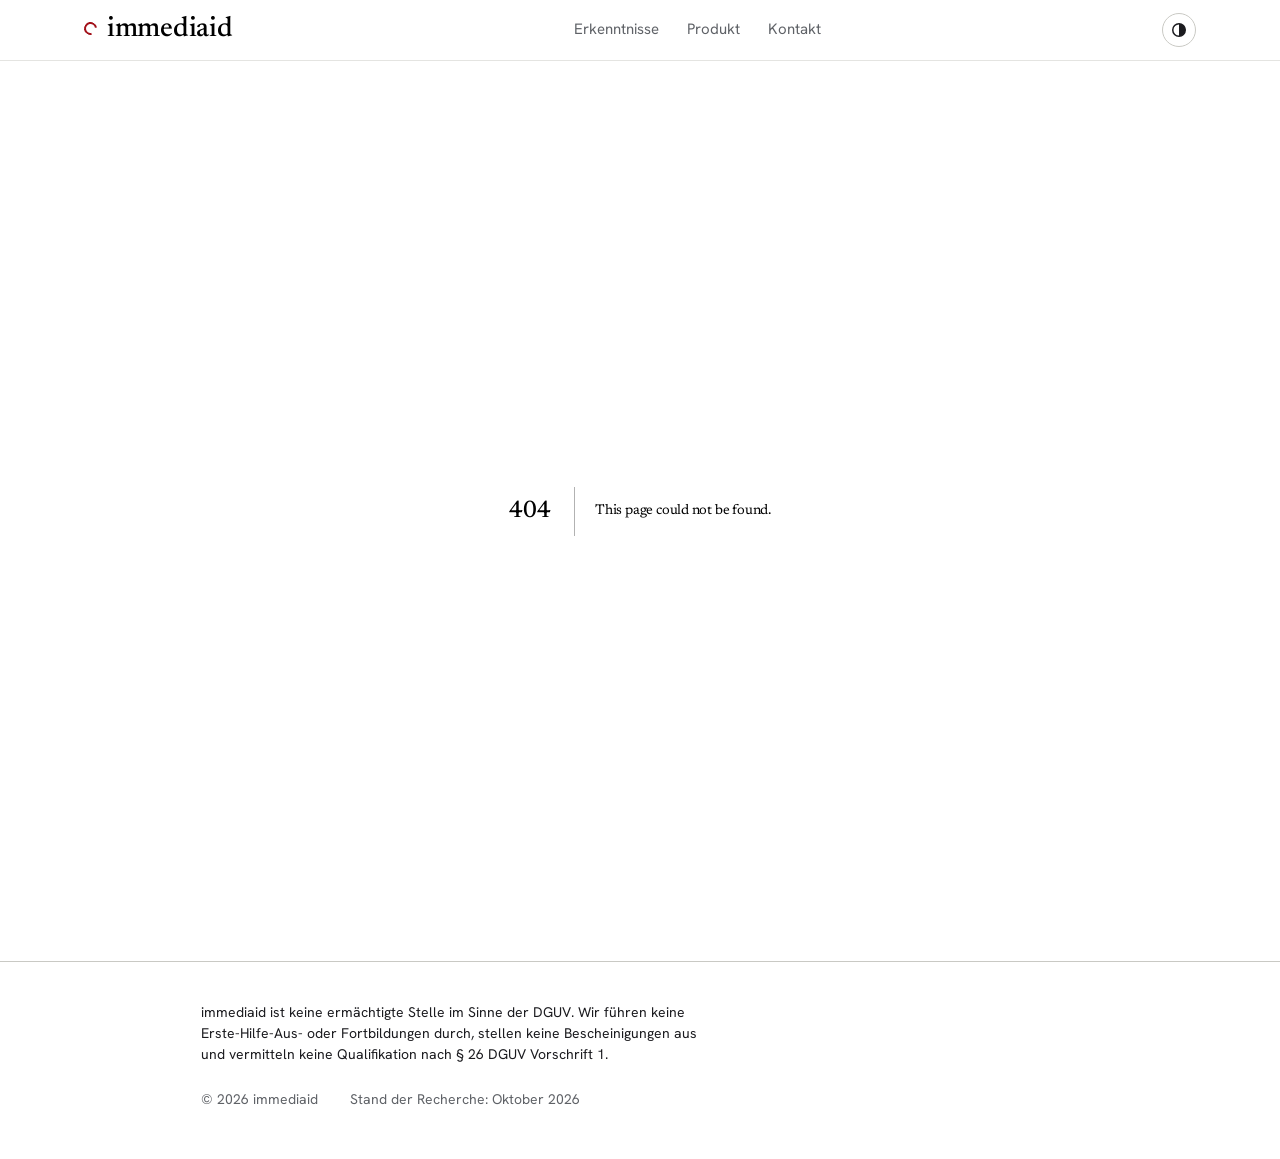
<file: 404/index.html>
<!DOCTYPE html><!--sXcprQN8YIsHCwDNLhLgT--><html lang="de" class="__variable_daea18 __variable_57eadf" data-scroll-behavior="smooth"><head><meta charSet="utf-8"/><meta name="viewport" content="width=device-width, initial-scale=1, viewport-fit=cover"/><link rel="preload" href="/_next/static/media/0a1d099364d59b76-s.p.woff2" as="font" crossorigin="" type="font/woff2"/><link rel="preload" href="/_next/static/media/726652d4591872f7-s.p.woff2" as="font" crossorigin="" type="font/woff2"/><link rel="preload" href="/_next/static/media/88526e510c19cff4-s.p.woff2" as="font" crossorigin="" type="font/woff2"/><link rel="stylesheet" href="/_next/static/css/a19eac1ec354df83.css" data-precedence="next"/><link rel="preload" as="script" fetchPriority="low" href="/_next/static/chunks/webpack-fa11408e7e6b81d6.js"/><script src="/_next/static/chunks/4bd1b696-c023c6e3521b1417.js" async=""></script><script src="/_next/static/chunks/255-1f92380adbc6ec99.js" async=""></script><script src="/_next/static/chunks/main-app-42a00dce23fbbe63.js" async=""></script><script src="/_next/static/chunks/619-ba102abea3e3d0e4.js" async=""></script><script src="/_next/static/chunks/app/layout-4aec6a664f0021dd.js" async=""></script><meta name="robots" content="noindex"/><meta name="next-size-adjust" content=""/><title>404: This page could not be found.</title><meta name="theme-color" media="(prefers-color-scheme: light)" content="#ffffff"/><meta name="theme-color" media="(prefers-color-scheme: dark)" content="#17181c"/><title>immediaid</title><meta name="description" content="immediaid untersucht, warum geschulte Laien in Deutschland im Notfall nicht immer wirksam helfen – methodisch, mit Quellen, bevor etwas gebaut wird."/><link rel="icon" href="/icon.svg?84a839d21209e744" type="image/svg+xml" sizes="any"/><script>try{var d=document.documentElement,t=localStorage.getItem("em-theme");if(t)d.setAttribute("data-theme",t);if(!matchMedia("(prefers-reduced-motion: reduce)").matches)d.classList.add("js-motion");if(sessionStorage.getItem("em-hero"))d.classList.add("hero-done")}catch(e){}</script><script src="/_next/static/chunks/polyfills-42372ed130431b0a.js" noModule=""></script></head><body><div hidden=""><!--$--><!--/$--></div><header class="nav"><div class="wrap nav-in"><a class="brand" href="/"><i aria-hidden="true"></i>immediaid</a><nav class="nav-links" aria-label="Seitennavigation"><a href="/erkenntnisse/">Erkenntnisse</a><a href="/produkt/">Produkt</a><a href="/kontakt/">Kontakt</a></nav><div class="nav-right"><button class="theme" id="theme" type="button" aria-label="Dunkles Farbschema" aria-pressed="false"><svg viewBox="0 0 16 16" aria-hidden="true" focusable="false"><circle cx="8" cy="8" r="6.25" fill="none" stroke="currentColor" stroke-width="1.5"></circle><path d="M8 1.75a6.25 6.25 0 0 1 0 12.5z" fill="currentColor"></path></svg></button></div></div></header><div class="page"><div style="font-family:system-ui,&quot;Segoe UI&quot;,Roboto,Helvetica,Arial,sans-serif,&quot;Apple Color Emoji&quot;,&quot;Segoe UI Emoji&quot;;height:100vh;text-align:center;display:flex;flex-direction:column;align-items:center;justify-content:center"><div><style>body{color:#000;background:#fff;margin:0}.next-error-h1{border-right:1px solid rgba(0,0,0,.3)}@media (prefers-color-scheme:dark){body{color:#fff;background:#000}.next-error-h1{border-right:1px solid rgba(255,255,255,.3)}}</style><h1 class="next-error-h1" style="display:inline-block;margin:0 20px 0 0;padding:0 23px 0 0;font-size:24px;font-weight:500;vertical-align:top;line-height:49px">404</h1><div style="display:inline-block"><h2 style="font-size:14px;font-weight:400;line-height:49px;margin:0">This page could not be found.</h2></div></div></div><!--$--><!--/$--></div><footer class="footer"><div class="wrap indent"><p class="footer-legal">immediaid ist keine ermächtigte Stelle im Sinne der DGUV. Wir führen keine Erste-Hilfe-Aus- oder Fortbildungen durch, stellen keine Bescheinigungen aus und vermitteln keine Qualifikation nach § 26 DGUV Vorschrift 1.</p><div class="footer-meta"><span>© 2026 immediaid</span><span>Stand der Recherche: Oktober 2026</span></div></div></footer><script src="/_next/static/chunks/webpack-fa11408e7e6b81d6.js" id="_R_" async=""></script><script>(self.__next_f=self.__next_f||[]).push([0])</script><script>self.__next_f.push([1,"1:\"$Sreact.fragment\"\n2:I[2172,[\"619\",\"static/chunks/619-ba102abea3e3d0e4.js\",\"177\",\"static/chunks/app/layout-4aec6a664f0021dd.js\"],\"Nav\"]\n3:I[9766,[],\"\"]\n4:I[8924,[],\"\"]\n5:I[4431,[],\"OutletBoundary\"]\n7:I[5278,[],\"AsyncMetadataOutlet\"]\n9:I[4431,[],\"ViewportBoundary\"]\nb:I[4431,[],\"MetadataBoundary\"]\nc:\"$Sreact.suspense\"\ne:I[7150,[],\"\"]\n:HL[\"/_next/static/media/0a1d099364d59b76-s.p.woff2\",\"font\",{\"crossOrigin\":\"\",\"type\":\"font/woff2\"}]\n:HL[\"/_next/static/media/726652d4591872f7-s.p.woff2\",\"font\",{\"crossOrigin\":\"\",\"type\":\"font/woff2\"}]\n:HL[\"/_next/static/media/88526e510c19cff4-s.p.woff2\",\"font\",{\"crossOrigin\":\"\",\"type\":\"font/woff2\"}]\n:HL[\"/_next/static/css/a19eac1ec354df83.css\",\"style\"]\n"])</script><script>self.__next_f.push([1,"0:{\"P\":null,\"b\":\"sXcprQN8YIsHCwDNLhLgT\",\"p\":\"\",\"c\":[\"\",\"_not-found\",\"\"],\"i\":false,\"f\":[[[\"\",{\"children\":[\"/_not-found\",{\"children\":[\"__PAGE__\",{}]}]},\"$undefined\",\"$undefined\",true],[\"\",[\"$\",\"$1\",\"c\",{\"children\":[[[\"$\",\"link\",\"0\",{\"rel\":\"stylesheet\",\"href\":\"/_next/static/css/a19eac1ec354df83.css\",\"precedence\":\"next\",\"crossOrigin\":\"$undefined\",\"nonce\":\"$undefined\"}]],[\"$\",\"html\",null,{\"lang\":\"de\",\"className\":\"__variable_daea18 __variable_57eadf\",\"data-scroll-behavior\":\"smooth\",\"suppressHydrationWarning\":true,\"children\":[[\"$\",\"head\",null,{\"children\":[\"$\",\"script\",null,{\"dangerouslySetInnerHTML\":{\"__html\":\"try{var d=document.documentElement,t=localStorage.getItem(\\\"em-theme\\\");if(t)d.setAttribute(\\\"data-theme\\\",t);if(!matchMedia(\\\"(prefers-reduced-motion: reduce)\\\").matches)d.classList.add(\\\"js-motion\\\");if(sessionStorage.getItem(\\\"em-hero\\\"))d.classList.add(\\\"hero-done\\\")}catch(e){}\"}}]}],[\"$\",\"body\",null,{\"children\":[[\"$\",\"$L2\",null,{}],[\"$\",\"$L3\",null,{\"parallelRouterKey\":\"children\",\"error\":\"$undefined\",\"errorStyles\":\"$undefined\",\"errorScripts\":\"$undefined\",\"template\":[\"$\",\"div\",null,{\"className\":\"page\",\"children\":[\"$\",\"$L4\",null,{}]}],\"templateStyles\":[],\"templateScripts\":[],\"notFound\":\"$undefined\",\"forbidden\":\"$undefined\",\"unauthorized\":\"$undefined\"}],[\"$\",\"footer\",null,{\"className\":\"footer\",\"children\":[\"$\",\"div\",null,{\"className\":\"wrap indent\",\"children\":[[\"$\",\"p\",null,{\"className\":\"footer-legal\",\"children\":\"immediaid ist keine ermächtigte Stelle im Sinne der DGUV. Wir führen keine Erste-Hilfe-Aus- oder Fortbildungen durch, stellen keine Bescheinigungen aus und vermitteln keine Qualifikation nach § 26 DGUV Vorschrift 1.\"}],[\"$\",\"div\",null,{\"className\":\"footer-meta\",\"children\":[[\"$\",\"span\",null,{\"children\":\"© 2026 immediaid\"}],[\"$\",\"span\",null,{\"children\":\"Stand der Recherche: Oktober 2026\"}]]}]]}]}]]}]]}]]}],{\"children\":[\"/_not-found\",[\"$\",\"$1\",\"c\",{\"children\":[null,[\"$\",\"$L3\",null,{\"parallelRouterKey\":\"children\",\"error\":\"$undefined\",\"errorStyles\":\"$undefined\",\"errorScripts\":\"$undefined\",\"template\":[\"$\",\"$L4\",null,{}],\"templateStyles\":\"$undefined\",\"templateScripts\":\"$undefined\",\"notFound\":\"$undefined\",\"forbidden\":\"$undefined\",\"unauthorized\":\"$undefined\"}]]}],{\"children\":[\"__PAGE__\",[\"$\",\"$1\",\"c\",{\"children\":[[[\"$\",\"title\",null,{\"children\":\"404: This page could not be found.\"}],[\"$\",\"div\",null,{\"style\":{\"fontFamily\":\"system-ui,\\\"Segoe UI\\\",Roboto,Helvetica,Arial,sans-serif,\\\"Apple Color Emoji\\\",\\\"Segoe UI Emoji\\\"\",\"height\":\"100vh\",\"textAlign\":\"center\",\"display\":\"flex\",\"flexDirection\":\"column\",\"alignItems\":\"center\",\"justifyContent\":\"center\"},\"children\":[\"$\",\"div\",null,{\"children\":[[\"$\",\"style\",null,{\"dangerouslySetInnerHTML\":{\"__html\":\"body{color:#000;background:#fff;margin:0}.next-error-h1{border-right:1px solid rgba(0,0,0,.3)}@media (prefers-color-scheme:dark){body{color:#fff;background:#000}.next-error-h1{border-right:1px solid rgba(255,255,255,.3)}}\"}}],[\"$\",\"h1\",null,{\"className\":\"next-error-h1\",\"style\":{\"display\":\"inline-block\",\"margin\":\"0 20px 0 0\",\"padding\":\"0 23px 0 0\",\"fontSize\":24,\"fontWeight\":500,\"verticalAlign\":\"top\",\"lineHeight\":\"49px\"},\"children\":404}],[\"$\",\"div\",null,{\"style\":{\"display\":\"inline-block\"},\"children\":[\"$\",\"h2\",null,{\"style\":{\"fontSize\":14,\"fontWeight\":400,\"lineHeight\":\"49px\",\"margin\":0},\"children\":\"This page could not be found.\"}]}]]}]}]],null,[\"$\",\"$L5\",null,{\"children\":[\"$L6\",[\"$\",\"$L7\",null,{\"promise\":\"$@8\"}]]}]]}],{},null,false]},null,false]},null,false],[\"$\",\"$1\",\"h\",{\"children\":[[\"$\",\"meta\",null,{\"name\":\"robots\",\"content\":\"noindex\"}],[[\"$\",\"$L9\",null,{\"children\":\"$La\"}],[\"$\",\"meta\",null,{\"name\":\"next-size-adjust\",\"content\":\"\"}]],[\"$\",\"$Lb\",null,{\"children\":[\"$\",\"div\",null,{\"hidden\":true,\"children\":[\"$\",\"$c\",null,{\"fallback\":null,\"children\":\"$Ld\"}]}]}]]}],false]],\"m\":\"$undefined\",\"G\":[\"$e\",[]],\"s\":false,\"S\":true}\n"])</script><script>self.__next_f.push([1,"a:[[\"$\",\"meta\",\"0\",{\"charSet\":\"utf-8\"}],[\"$\",\"meta\",\"1\",{\"name\":\"viewport\",\"content\":\"width=device-width, initial-scale=1, viewport-fit=cover\"}],[\"$\",\"meta\",\"2\",{\"name\":\"theme-color\",\"media\":\"(prefers-color-scheme: light)\",\"content\":\"#ffffff\"}],[\"$\",\"meta\",\"3\",{\"name\":\"theme-color\",\"media\":\"(prefers-color-scheme: dark)\",\"content\":\"#17181c\"}]]\n6:null\n"])</script><script>self.__next_f.push([1,"f:I[622,[],\"IconMark\"]\n8:{\"metadata\":[[\"$\",\"title\",\"0\",{\"children\":\"immediaid\"}],[\"$\",\"meta\",\"1\",{\"name\":\"description\",\"content\":\"immediaid untersucht, warum geschulte Laien in Deutschland im Notfall nicht immer wirksam helfen – methodisch, mit Quellen, bevor etwas gebaut wird.\"}],[\"$\",\"link\",\"2\",{\"rel\":\"icon\",\"href\":\"/icon.svg?84a839d21209e744\",\"type\":\"image/svg+xml\",\"sizes\":\"any\"}],[\"$\",\"$Lf\",\"3\",{}]],\"error\":null,\"digest\":\"$undefined\"}\n"])</script><script>self.__next_f.push([1,"d:\"$8:metadata\"\n"])</script></body></html>
</file>
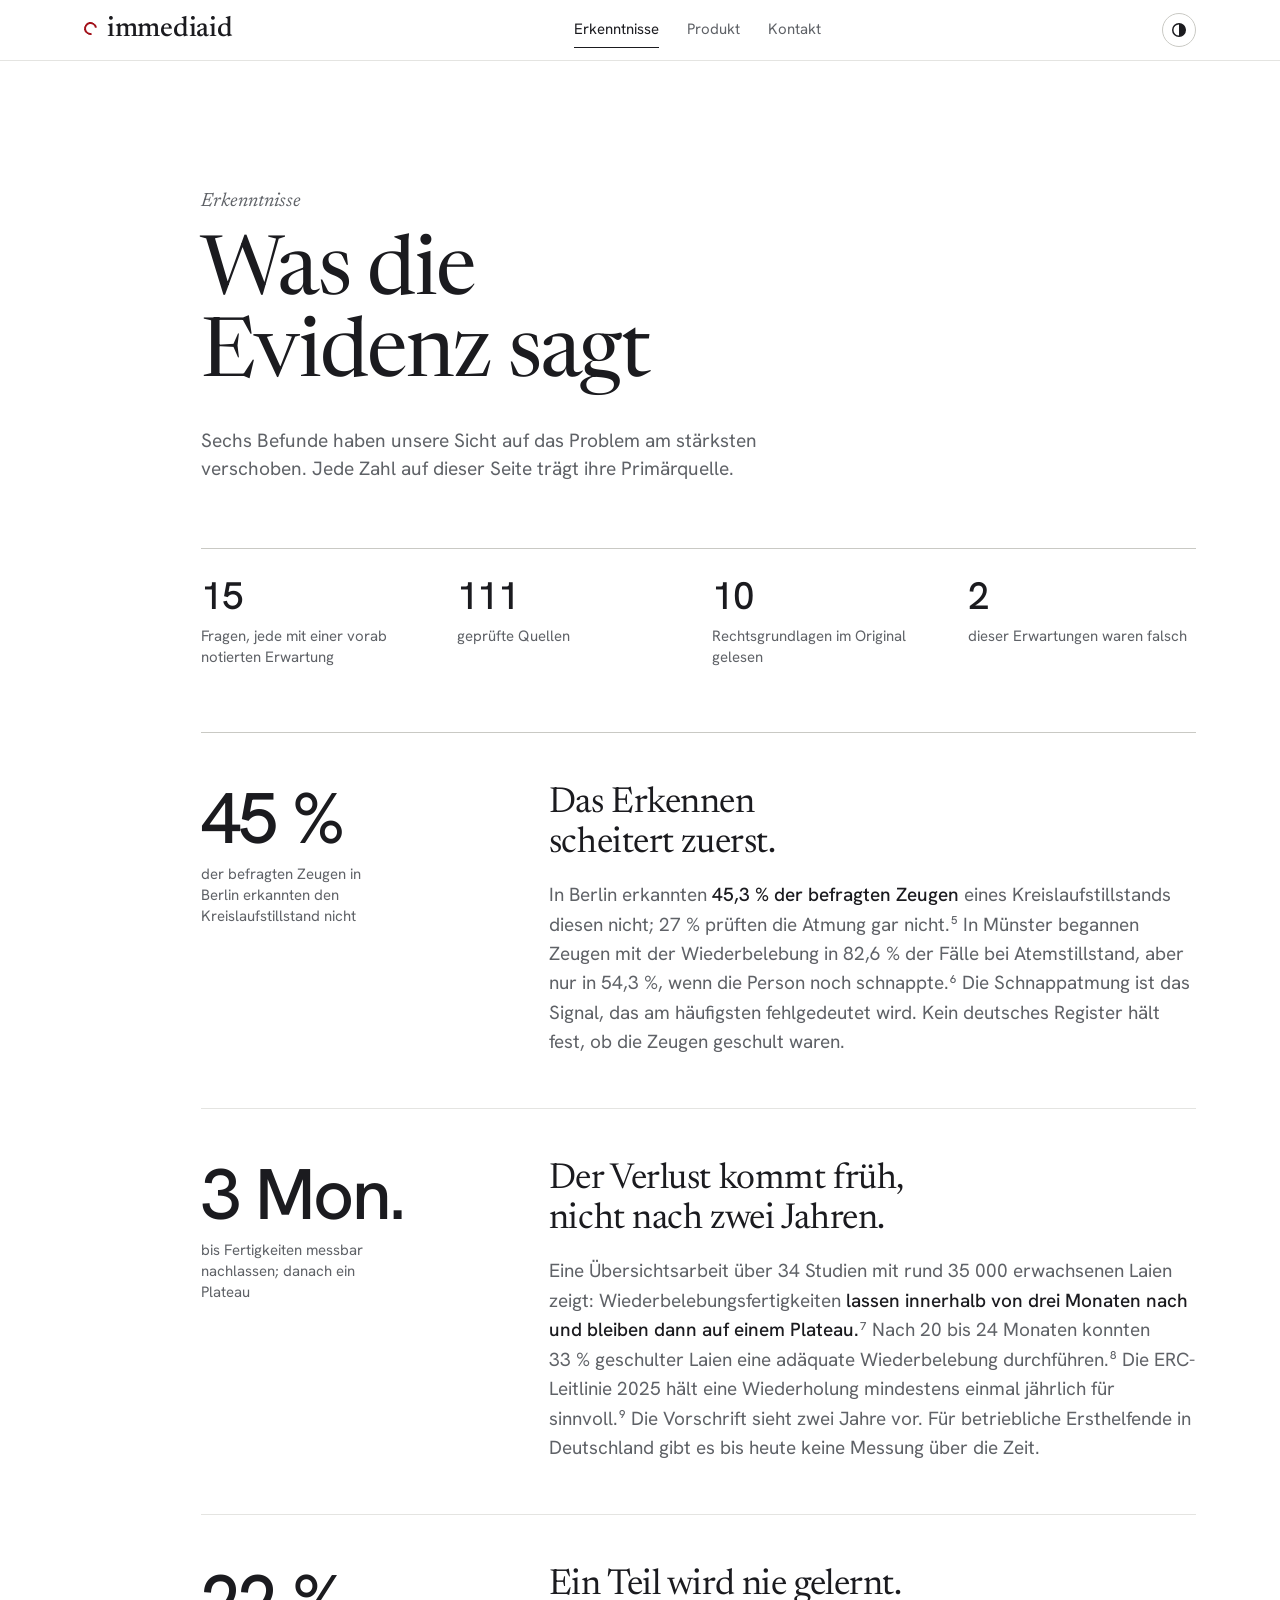
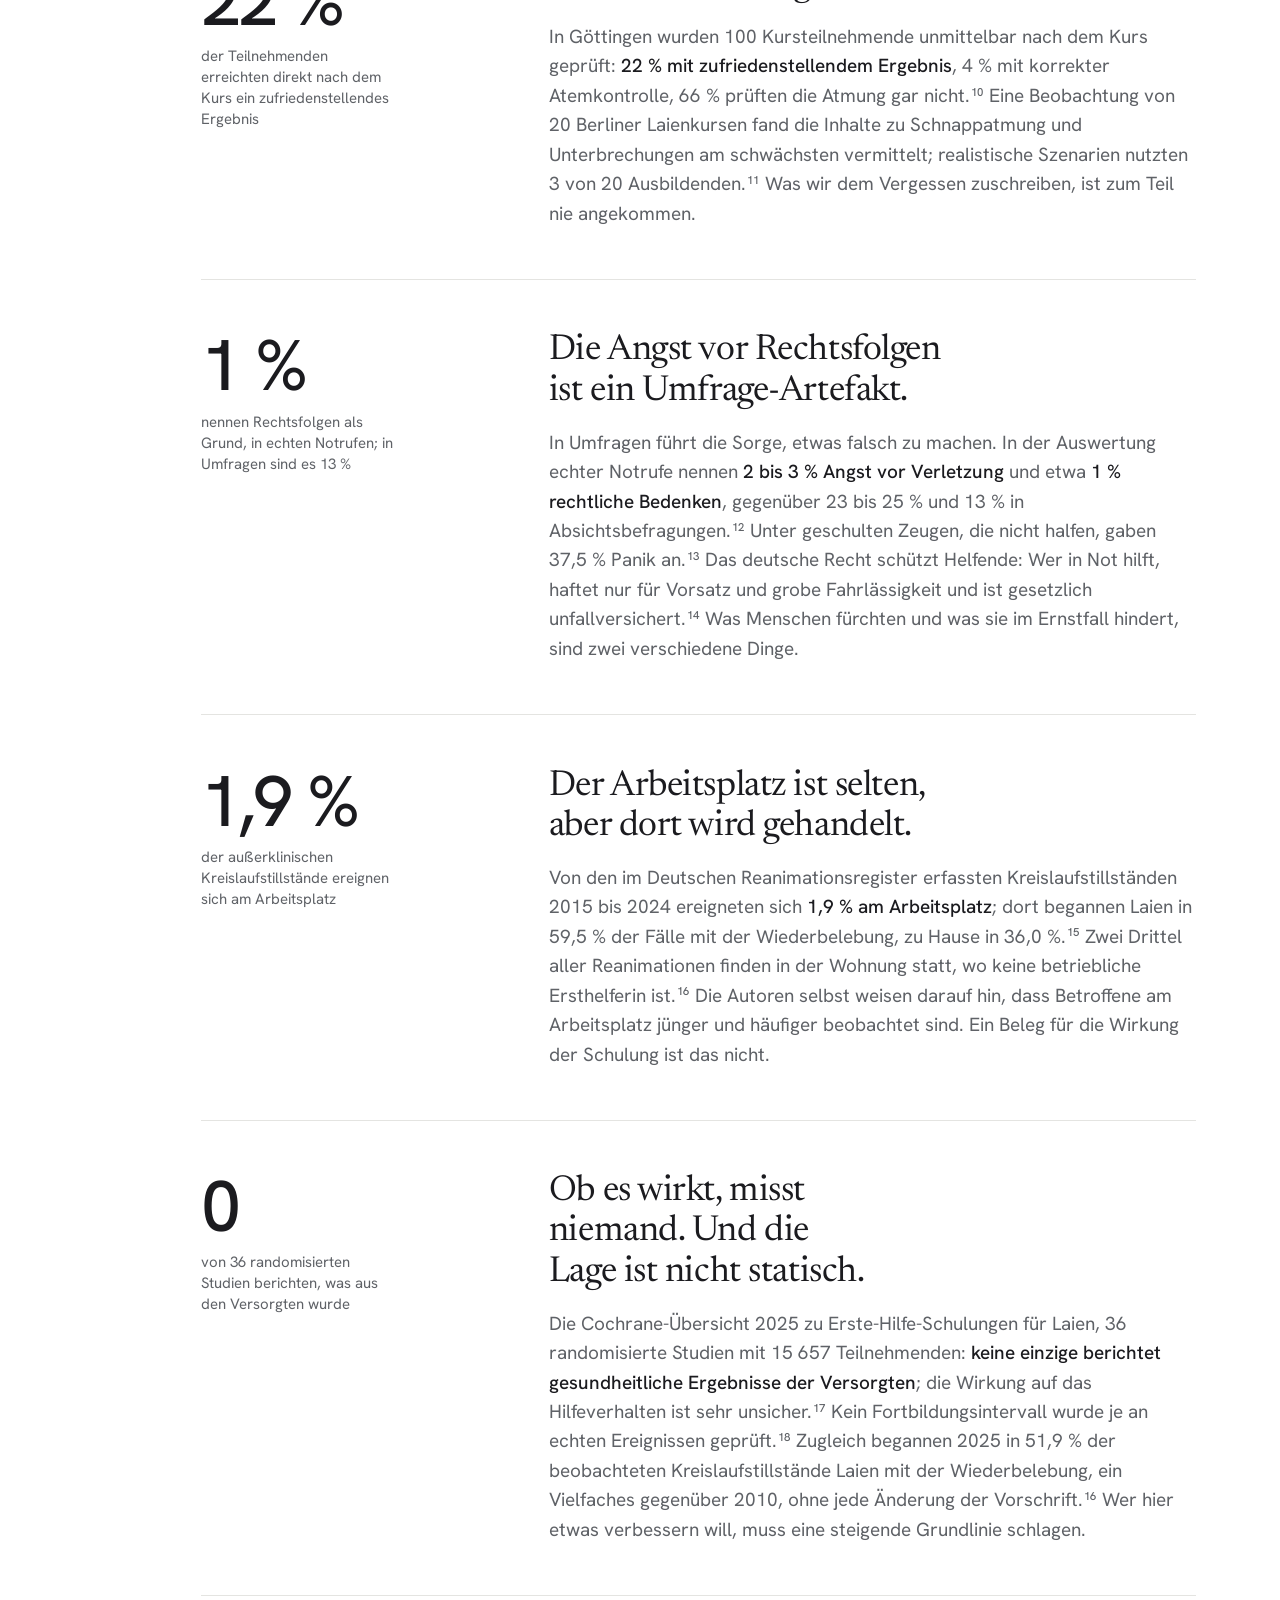
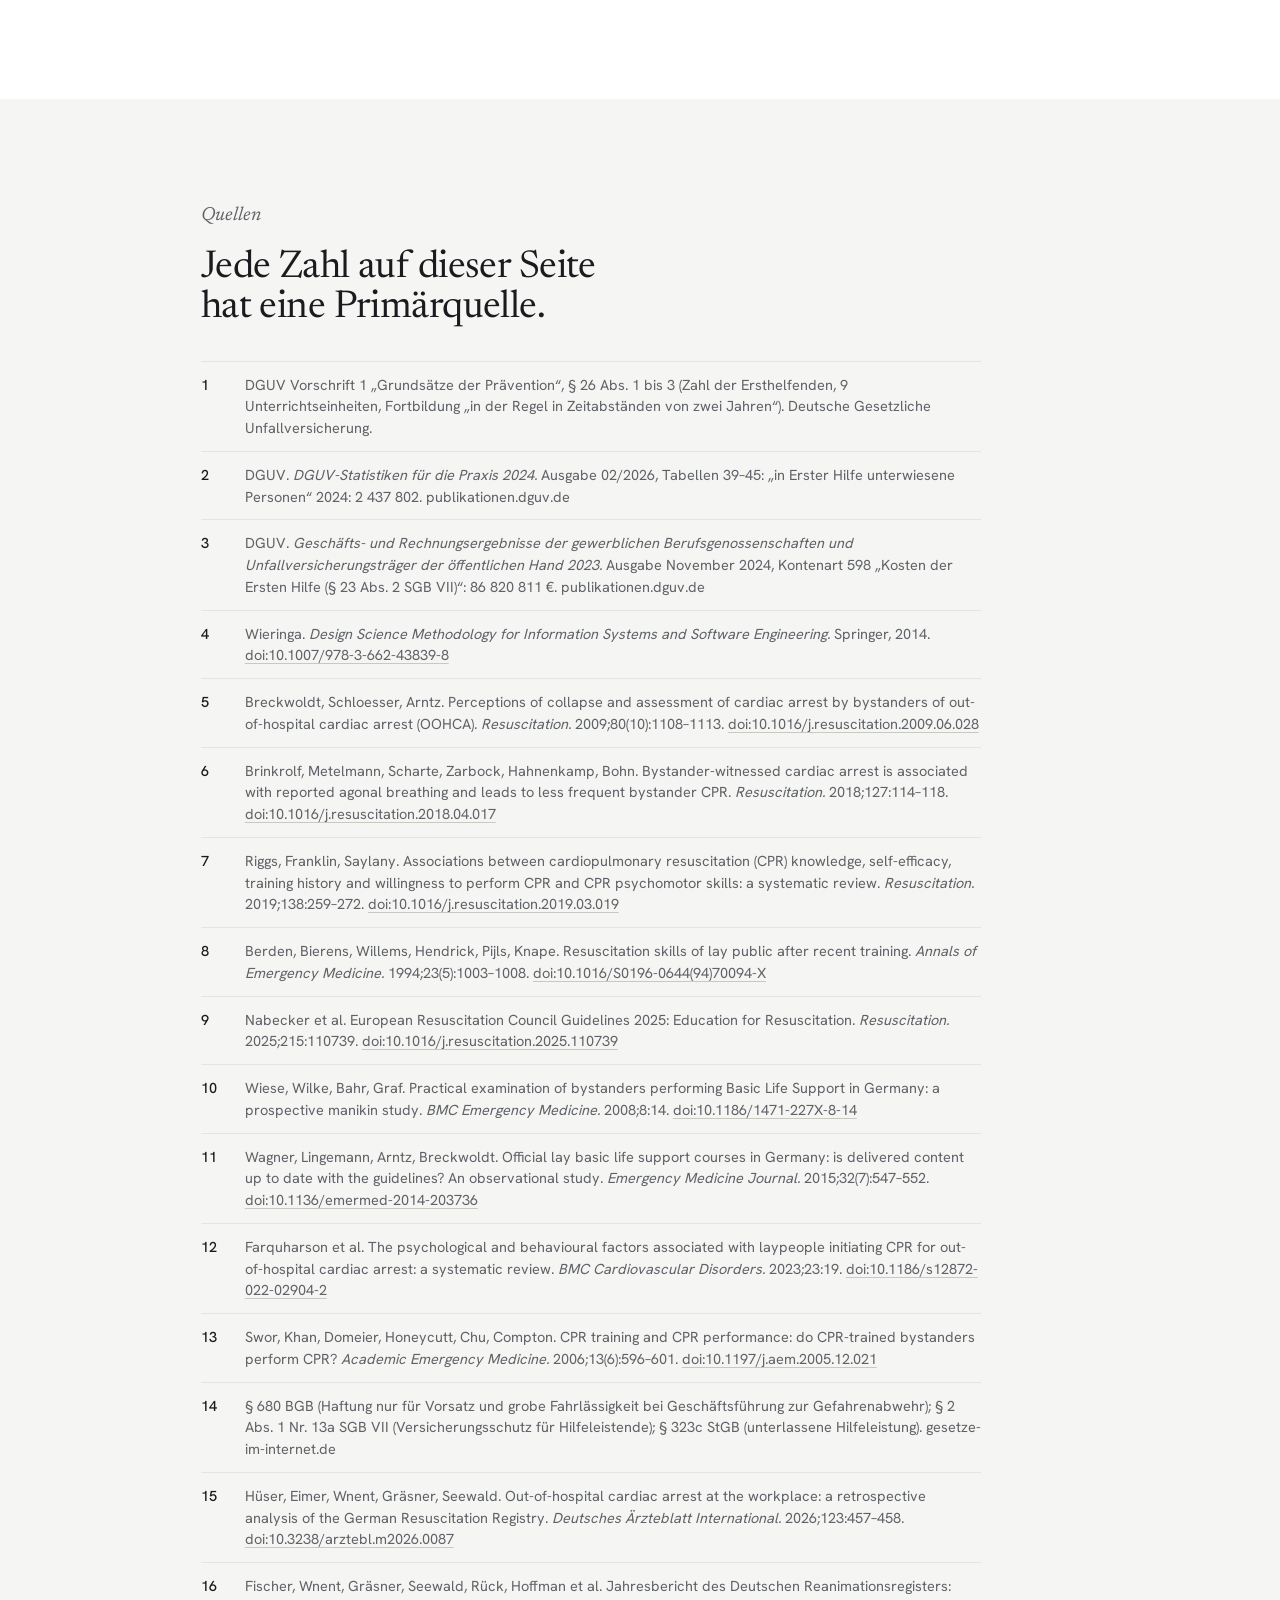
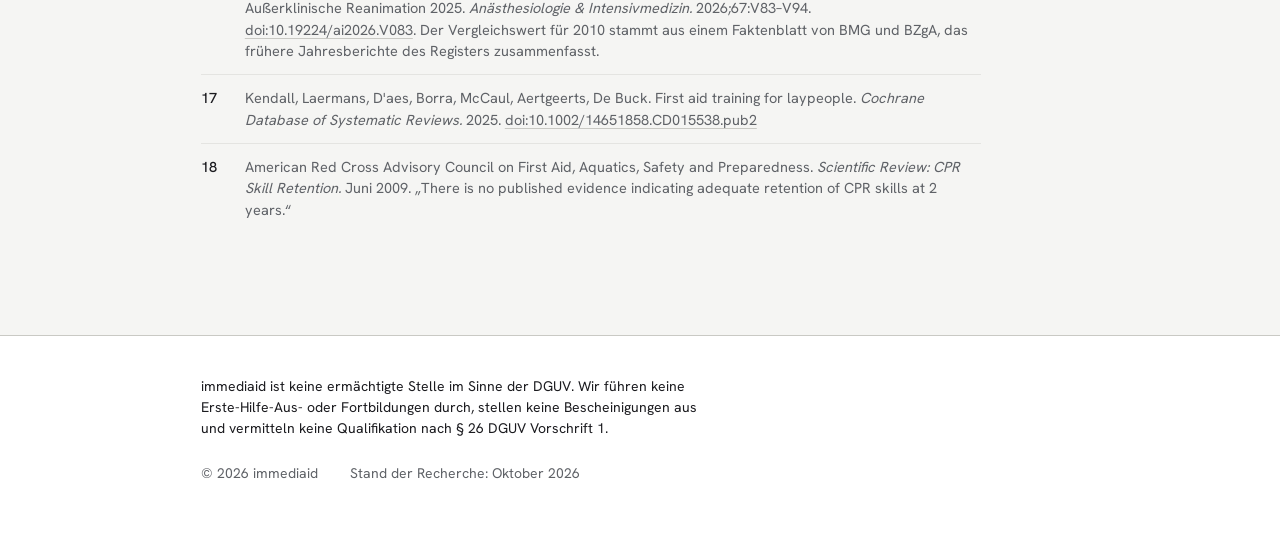
<file: erkenntnisse/index.html>
<!DOCTYPE html><!--sXcprQN8YIsHCwDNLhLgT--><html lang="de" class="__variable_daea18 __variable_57eadf" data-scroll-behavior="smooth"><head><meta charSet="utf-8"/><meta name="viewport" content="width=device-width, initial-scale=1, viewport-fit=cover"/><link rel="preload" href="/_next/static/media/0a1d099364d59b76-s.p.woff2" as="font" crossorigin="" type="font/woff2"/><link rel="preload" href="/_next/static/media/726652d4591872f7-s.p.woff2" as="font" crossorigin="" type="font/woff2"/><link rel="preload" href="/_next/static/media/88526e510c19cff4-s.p.woff2" as="font" crossorigin="" type="font/woff2"/><link rel="stylesheet" href="/_next/static/css/a19eac1ec354df83.css" data-precedence="next"/><link rel="preload" as="script" fetchPriority="low" href="/_next/static/chunks/webpack-fa11408e7e6b81d6.js"/><script src="/_next/static/chunks/4bd1b696-c023c6e3521b1417.js" async=""></script><script src="/_next/static/chunks/255-1f92380adbc6ec99.js" async=""></script><script src="/_next/static/chunks/main-app-42a00dce23fbbe63.js" async=""></script><script src="/_next/static/chunks/619-ba102abea3e3d0e4.js" async=""></script><script src="/_next/static/chunks/app/layout-4aec6a664f0021dd.js" async=""></script><script src="/_next/static/chunks/542-b377df8dcb821188.js" async=""></script><script src="/_next/static/chunks/app/erkenntnisse/page-839b1575c8bddbff.js" async=""></script><meta name="next-size-adjust" content=""/><meta name="theme-color" media="(prefers-color-scheme: light)" content="#ffffff"/><meta name="theme-color" media="(prefers-color-scheme: dark)" content="#17181c"/><title>Erkenntnisse – immediaid</title><meta name="description" content="Sechs zitierte Befunde aus der Problemuntersuchung von immediaid, mit Primärquellen."/><link rel="icon" href="/icon.svg?84a839d21209e744" type="image/svg+xml" sizes="any"/><script>try{var d=document.documentElement,t=localStorage.getItem("em-theme");if(t)d.setAttribute("data-theme",t);if(!matchMedia("(prefers-reduced-motion: reduce)").matches)d.classList.add("js-motion");if(sessionStorage.getItem("em-hero"))d.classList.add("hero-done")}catch(e){}</script><script src="/_next/static/chunks/polyfills-42372ed130431b0a.js" noModule=""></script></head><body><div hidden=""><!--$--><!--/$--></div><header class="nav"><div class="wrap nav-in"><a class="brand" href="/"><i aria-hidden="true"></i>immediaid</a><nav class="nav-links" aria-label="Seitennavigation"><a aria-current="page" href="/erkenntnisse/">Erkenntnisse</a><a href="/produkt/">Produkt</a><a href="/kontakt/">Kontakt</a></nav><div class="nav-right"><button class="theme" id="theme" type="button" aria-label="Dunkles Farbschema" aria-pressed="false"><svg viewBox="0 0 16 16" aria-hidden="true" focusable="false"><circle cx="8" cy="8" r="6.25" fill="none" stroke="currentColor" stroke-width="1.5"></circle><path d="M8 1.75a6.25 6.25 0 0 1 0 12.5z" fill="currentColor"></path></svg></button></div></div></header><div class="page"><main id="top"><section class="sec" id="erkenntnisse"><div class="wrap indent page-head"><p class="kicker">Erkenntnisse</p><h1>Was die Evidenz sagt</h1><p class="lede">Sechs Befunde haben unsere Sicht auf das Problem am stärksten verschoben. Jede Zahl auf dieser Seite trägt ihre Primärquelle.</p><div class="facts" aria-label="Die Untersuchung in Zahlen"><div class="fact"><p class="fact-v">15</p><div class="fact-k">Fragen, jede mit einer vorab notierten Erwartung</div></div><div class="fact"><p class="fact-v">111</p><div class="fact-k">geprüfte Quellen</div></div><div class="fact"><p class="fact-v">10</p><div class="fact-k">Rechtsgrundlagen im Original gelesen</div></div><div class="fact"><p class="fact-v">2</p><div class="fact-k">dieser Erwartungen waren falsch</div></div></div><div class="findings"><article class="finding"><div><p class="fig">45 %</p><p class="fig-k">der befragten Zeugen in Berlin erkannten den Kreislaufstillstand nicht</p></div><div><h2>Das Erkennen scheitert zuerst.</h2><p class="t">In Berlin erkannten <b>45,3 % der befragten Zeugen</b> eines Kreislaufstillstands diesen nicht; 27 % prüften die Atmung gar nicht.<sup><a href="#r5" aria-label="Quelle 5">5</a></sup> In Münster begannen Zeugen mit der Wiederbelebung in 82,6 % der Fälle bei Atemstillstand, aber nur in 54,3 %, wenn die Person noch schnappte.<sup><a href="#r6" aria-label="Quelle 6">6</a></sup> Die Schnappatmung ist das Signal, das am häufigsten fehlgedeutet wird. Kein deutsches Register hält fest, ob die Zeugen geschult waren.</p></div></article><article class="finding"><div><p class="fig">3 Mon.</p><p class="fig-k">bis Fertigkeiten messbar nachlassen; danach ein Plateau</p></div><div><h2>Der Verlust kommt früh, nicht nach zwei Jahren.</h2><p class="t">Eine Übersichtsarbeit über 34 Studien mit rund 35 000 erwachsenen Laien zeigt: Wiederbelebungsfertigkeiten<!-- --> <b>lassen innerhalb von drei Monaten nach und bleiben dann auf einem Plateau.</b><sup><a href="#r7" aria-label="Quelle 7">7</a></sup> Nach 20 bis 24 Monaten konnten 33 % geschulter Laien eine adäquate Wiederbelebung durchführen.<sup><a href="#r8" aria-label="Quelle 8">8</a></sup> Die ERC-Leitlinie 2025 hält eine Wiederholung mindestens einmal jährlich für sinnvoll.<sup><a href="#r9" aria-label="Quelle 9">9</a></sup> Die Vorschrift sieht zwei Jahre vor. Für betriebliche Ersthelfende in Deutschland gibt es bis heute keine Messung über die Zeit.</p></div></article><article class="finding"><div><p class="fig">22 %</p><p class="fig-k">der Teilnehmenden erreichten direkt nach dem Kurs ein zufriedenstellendes Ergebnis</p></div><div><h2>Ein Teil wird nie gelernt.</h2><p class="t">In Göttingen wurden 100 Kursteilnehmende unmittelbar nach dem Kurs geprüft:<!-- --> <b>22 % mit zufriedenstellendem Ergebnis</b>, 4 % mit korrekter Atemkontrolle, 66 % prüften die Atmung gar nicht.<sup><a href="#r10" aria-label="Quelle 10">10</a></sup> Eine Beobachtung von 20 Berliner Laienkursen fand die Inhalte zu Schnappatmung und Unterbrechungen am schwächsten vermittelt; realistische Szenarien nutzten 3 von 20 Ausbildenden.<sup><a href="#r11" aria-label="Quelle 11">11</a></sup> Was wir dem Vergessen zuschreiben, ist zum Teil nie angekommen.</p></div></article><article class="finding"><div><p class="fig">1 %</p><p class="fig-k">nennen Rechtsfolgen als Grund, in echten Notrufen; in Umfragen sind es 13 %</p></div><div><h2>Die Angst vor Rechtsfolgen ist ein Umfrage-Artefakt.</h2><p class="t">In Umfragen führt die Sorge, etwas falsch zu machen. In der Auswertung echter Notrufe nennen<!-- --> <b>2 bis 3 % Angst vor Verletzung</b> und etwa <b>1 % rechtliche Bedenken</b>, gegenüber 23 bis 25 % und 13 % in Absichtsbefragungen.<sup><a href="#r12" aria-label="Quelle 12">12</a></sup> Unter geschulten Zeugen, die nicht halfen, gaben 37,5 % Panik an.<sup><a href="#r13" aria-label="Quelle 13">13</a></sup> Das deutsche Recht schützt Helfende: Wer in Not hilft, haftet nur für Vorsatz und grobe Fahrlässigkeit und ist gesetzlich unfallversichert.<sup><a href="#r14" aria-label="Quelle 14">14</a></sup> Was Menschen fürchten und was sie im Ernstfall hindert, sind zwei verschiedene Dinge.</p></div></article><article class="finding"><div><p class="fig">1,9 %</p><p class="fig-k">der außerklinischen Kreislaufstillstände ereignen sich am Arbeitsplatz</p></div><div><h2>Der Arbeitsplatz ist selten, aber dort wird gehandelt.</h2><p class="t">Von den im Deutschen Reanimationsregister erfassten Kreislaufstillständen 2015 bis 2024 ereigneten sich<!-- --> <b>1,9 % am Arbeitsplatz</b>; dort begannen Laien in 59,5 % der Fälle mit der Wiederbelebung, zu Hause in 36,0 %.<sup><a href="#r15" aria-label="Quelle 15">15</a></sup> Zwei Drittel aller Reanimationen finden in der Wohnung statt, wo keine betriebliche Ersthelferin ist.<sup><a href="#r16" aria-label="Quelle 16">16</a></sup> Die Autoren selbst weisen darauf hin, dass Betroffene am Arbeitsplatz jünger und häufiger beobachtet sind. Ein Beleg für die Wirkung der Schulung ist das nicht.</p></div></article><article class="finding"><div><p class="fig">0</p><p class="fig-k">von 36 randomisierten Studien berichten, was aus den Versorgten wurde</p></div><div><h2>Ob es wirkt, misst niemand. Und die Lage ist nicht statisch.</h2><p class="t">Die Cochrane-Übersicht 2025 zu Erste-Hilfe-Schulungen für Laien, 36 randomisierte Studien mit 15 657 Teilnehmenden: <b>keine einzige berichtet gesundheitliche Ergebnisse der Versorgten</b>; die Wirkung auf das Hilfeverhalten ist sehr unsicher.<sup><a href="#r17" aria-label="Quelle 17">17</a></sup> Kein Fortbildungsintervall wurde je an echten Ereignissen geprüft.<sup><a href="#r18" aria-label="Quelle 18">18</a></sup> Zugleich begannen 2025 in 51,9 % der beobachteten Kreislaufstillstände Laien mit der Wiederbelebung, ein Vielfaches gegenüber 2010, ohne jede Änderung der Vorschrift.<sup><a href="#r16" aria-label="Quelle 16">16</a></sup> Wer hier etwas verbessern will, muss eine steigende Grundlinie schlagen.</p></div></article></div></div></section><section class="sec alt" id="quellen"><div class="wrap indent"><p class="kicker">Quellen</p><h2>Jede Zahl auf dieser Seite hat eine Primärquelle.</h2><ol class="refs"><li id="r1">DGUV Vorschrift 1 „Grundsätze der Prävention“, § 26 Abs. 1 bis 3 (Zahl der Ersthelfenden, 9 Unterrichtseinheiten, Fortbildung „in der Regel in Zeitabständen von zwei Jahren“). Deutsche Gesetzliche Unfallversicherung.</li><li id="r2">DGUV. <i>DGUV-Statistiken für die Praxis 2024.</i> Ausgabe 02/2026, Tabellen 39–45: „in Erster Hilfe unterwiesene Personen“ 2024: 2 437 802. publikationen.dguv.de</li><li id="r3">DGUV.<!-- --> <i>Geschäfts- und Rechnungsergebnisse der gewerblichen Berufsgenossenschaften und Unfallversicherungsträger der öffentlichen Hand 2023.</i> <!-- -->Ausgabe November 2024, Kontenart 598 „Kosten der Ersten Hilfe (§ 23 Abs. 2 SGB VII)“: 86 820 811 €. publikationen.dguv.de</li><li id="r4">Wieringa. <i>Design Science Methodology for Information Systems and Software Engineering.</i> Springer, 2014.<!-- --> <a href="https://doi.org/10.1007/978-3-662-43839-8">doi:10.1007/978-3-662-43839-8</a></li><li id="r5">Breckwoldt, Schloesser, Arntz. Perceptions of collapse and assessment of cardiac arrest by bystanders of out-of-hospital cardiac arrest (OOHCA). <i>Resuscitation.</i> 2009;80(10):1108–1113.<!-- --> <a href="https://doi.org/10.1016/j.resuscitation.2009.06.028">doi:10.1016/j.resuscitation.2009.06.028</a></li><li id="r6">Brinkrolf, Metelmann, Scharte, Zarbock, Hahnenkamp, Bohn. Bystander-witnessed cardiac arrest is associated with reported agonal breathing and leads to less frequent bystander CPR. <i>Resuscitation.</i> <!-- -->2018;127:114–118. <a href="https://doi.org/10.1016/j.resuscitation.2018.04.017">doi:10.1016/j.resuscitation.2018.04.017</a></li><li id="r7">Riggs, Franklin, Saylany. Associations between cardiopulmonary resuscitation (CPR) knowledge, self-efficacy, training history and willingness to perform CPR and CPR psychomotor skills: a systematic review. <i>Resuscitation.</i> 2019;138:259–272. <a href="https://doi.org/10.1016/j.resuscitation.2019.03.019">doi:10.1016/j.resuscitation.2019.03.019</a></li><li id="r8">Berden, Bierens, Willems, Hendrick, Pijls, Knape. Resuscitation skills of lay public after recent training.<!-- --> <i>Annals of Emergency Medicine.</i> 1994;23(5):1003–1008. <a href="https://doi.org/10.1016/S0196-0644(94)70094-X">doi:10.1016/S0196-0644(94)70094-X</a></li><li id="r9">Nabecker et al. European Resuscitation Council Guidelines 2025: Education for Resuscitation.<!-- --> <i>Resuscitation.</i> 2025;215:110739. <a href="https://doi.org/10.1016/j.resuscitation.2025.110739">doi:10.1016/j.resuscitation.2025.110739</a></li><li id="r10">Wiese, Wilke, Bahr, Graf. Practical examination of bystanders performing Basic Life Support in Germany: a prospective manikin study. <i>BMC Emergency Medicine.</i> 2008;8:14. <a href="https://doi.org/10.1186/1471-227X-8-14">doi:10.1186/1471-227X-8-14</a></li><li id="r11">Wagner, Lingemann, Arntz, Breckwoldt. Official lay basic life support courses in Germany: is delivered content up to date with the guidelines? An observational study. <i>Emergency Medicine Journal.</i> <!-- -->2015;32(7):547–552. <a href="https://doi.org/10.1136/emermed-2014-203736">doi:10.1136/emermed-2014-203736</a></li><li id="r12">Farquharson et al. The psychological and behavioural factors associated with laypeople initiating CPR for out-of-hospital cardiac arrest: a systematic review. <i>BMC Cardiovascular Disorders.</i> 2023;23:19.<!-- --> <a href="https://doi.org/10.1186/s12872-022-02904-2">doi:10.1186/s12872-022-02904-2</a></li><li id="r13">Swor, Khan, Domeier, Honeycutt, Chu, Compton. CPR training and CPR performance: do CPR-trained bystanders perform CPR? <i>Academic Emergency Medicine.</i> 2006;13(6):596–601. <a href="https://doi.org/10.1197/j.aem.2005.12.021">doi:10.1197/j.aem.2005.12.021</a></li><li id="r14">§ 680 BGB (Haftung nur für Vorsatz und grobe Fahrlässigkeit bei Geschäftsführung zur Gefahrenabwehr); § 2 Abs. 1 Nr. 13a SGB VII (Versicherungsschutz für Hilfeleistende); § 323c StGB (unterlassene Hilfeleistung). gesetze-im-internet.de</li><li id="r15">Hüser, Eimer, Wnent, Gräsner, Seewald. Out-of-hospital cardiac arrest at the workplace: a retrospective analysis of the German Resuscitation Registry. <i>Deutsches Ärzteblatt International.</i> 2026;123:457–458.<!-- --> <a href="https://doi.org/10.3238/arztebl.m2026.0087">doi:10.3238/arztebl.m2026.0087</a></li><li id="r16">Fischer, Wnent, Gräsner, Seewald, Rück, Hoffman et al. Jahresbericht des Deutschen Reanimationsregisters: Außerklinische Reanimation 2025. <i>Anästhesiologie &amp; Intensivmedizin.</i> 2026;67:V83–V94.<!-- --> <a href="https://doi.org/10.19224/ai2026.V083">doi:10.19224/ai2026.V083</a>. Der Vergleichswert für 2010 stammt aus einem Faktenblatt von BMG und BZgA, das frühere Jahresberichte des Registers zusammenfasst.</li><li id="r17">Kendall, Laermans, D&#x27;aes, Borra, McCaul, Aertgeerts, De Buck. First aid training for laypeople.<!-- --> <i>Cochrane Database of Systematic Reviews.</i> 2025. <a href="https://doi.org/10.1002/14651858.CD015538.pub2">doi:10.1002/14651858.CD015538.pub2</a></li><li id="r18">American Red Cross Advisory Council on First Aid, Aquatics, Safety and Preparedness.<!-- --> <i>Scientific Review: CPR Skill Retention.</i> Juni 2009. „There is no published evidence indicating adequate retention of CPR skills at 2 years.“</li></ol></div></section></main><!--$--><!--/$--></div><footer class="footer"><div class="wrap indent"><p class="footer-legal">immediaid ist keine ermächtigte Stelle im Sinne der DGUV. Wir führen keine Erste-Hilfe-Aus- oder Fortbildungen durch, stellen keine Bescheinigungen aus und vermitteln keine Qualifikation nach § 26 DGUV Vorschrift 1.</p><div class="footer-meta"><span>© 2026 immediaid</span><span>Stand der Recherche: Oktober 2026</span></div></div></footer><script src="/_next/static/chunks/webpack-fa11408e7e6b81d6.js" id="_R_" async=""></script><script>(self.__next_f=self.__next_f||[]).push([0])</script><script>self.__next_f.push([1,"1:\"$Sreact.fragment\"\n2:I[2172,[\"619\",\"static/chunks/619-ba102abea3e3d0e4.js\",\"177\",\"static/chunks/app/layout-4aec6a664f0021dd.js\"],\"Nav\"]\n3:I[9766,[],\"\"]\n4:I[8924,[],\"\"]\n5:I[2882,[\"542\",\"static/chunks/542-b377df8dcb821188.js\",\"774\",\"static/chunks/app/erkenntnisse/page-839b1575c8bddbff.js\"],\"Figure\"]\n10:I[7150,[],\"\"]\n:HL[\"/_next/static/media/0a1d099364d59b76-s.p.woff2\",\"font\",{\"crossOrigin\":\"\",\"type\":\"font/woff2\"}]\n:HL[\"/_next/static/media/726652d4591872f7-s.p.woff2\",\"font\",{\"crossOrigin\":\"\",\"type\":\"font/woff2\"}]\n:HL[\"/_next/static/media/88526e510c19cff4-s.p.woff2\",\"font\",{\"crossOrigin\":\"\",\"type\":\"font/woff2\"}]\n:HL[\"/_next/static/css/a19eac1ec354df83.css\",\"style\"]\n"])</script><script>self.__next_f.push([1,"0:{\"P\":null,\"b\":\"sXcprQN8YIsHCwDNLhLgT\",\"p\":\"\",\"c\":[\"\",\"erkenntnisse\",\"\"],\"i\":false,\"f\":[[[\"\",{\"children\":[\"erkenntnisse\",{\"children\":[\"__PAGE__\",{}]}]},\"$undefined\",\"$undefined\",true],[\"\",[\"$\",\"$1\",\"c\",{\"children\":[[[\"$\",\"link\",\"0\",{\"rel\":\"stylesheet\",\"href\":\"/_next/static/css/a19eac1ec354df83.css\",\"precedence\":\"next\",\"crossOrigin\":\"$undefined\",\"nonce\":\"$undefined\"}]],[\"$\",\"html\",null,{\"lang\":\"de\",\"className\":\"__variable_daea18 __variable_57eadf\",\"data-scroll-behavior\":\"smooth\",\"suppressHydrationWarning\":true,\"children\":[[\"$\",\"head\",null,{\"children\":[\"$\",\"script\",null,{\"dangerouslySetInnerHTML\":{\"__html\":\"try{var d=document.documentElement,t=localStorage.getItem(\\\"em-theme\\\");if(t)d.setAttribute(\\\"data-theme\\\",t);if(!matchMedia(\\\"(prefers-reduced-motion: reduce)\\\").matches)d.classList.add(\\\"js-motion\\\");if(sessionStorage.getItem(\\\"em-hero\\\"))d.classList.add(\\\"hero-done\\\")}catch(e){}\"}}]}],[\"$\",\"body\",null,{\"children\":[[\"$\",\"$L2\",null,{}],[\"$\",\"$L3\",null,{\"parallelRouterKey\":\"children\",\"error\":\"$undefined\",\"errorStyles\":\"$undefined\",\"errorScripts\":\"$undefined\",\"template\":[\"$\",\"div\",null,{\"className\":\"page\",\"children\":[\"$\",\"$L4\",null,{}]}],\"templateStyles\":[],\"templateScripts\":[],\"notFound\":[[[\"$\",\"title\",null,{\"children\":\"404: This page could not be found.\"}],[\"$\",\"div\",null,{\"style\":{\"fontFamily\":\"system-ui,\\\"Segoe UI\\\",Roboto,Helvetica,Arial,sans-serif,\\\"Apple Color Emoji\\\",\\\"Segoe UI Emoji\\\"\",\"height\":\"100vh\",\"textAlign\":\"center\",\"display\":\"flex\",\"flexDirection\":\"column\",\"alignItems\":\"center\",\"justifyContent\":\"center\"},\"children\":[\"$\",\"div\",null,{\"children\":[[\"$\",\"style\",null,{\"dangerouslySetInnerHTML\":{\"__html\":\"body{color:#000;background:#fff;margin:0}.next-error-h1{border-right:1px solid rgba(0,0,0,.3)}@media (prefers-color-scheme:dark){body{color:#fff;background:#000}.next-error-h1{border-right:1px solid rgba(255,255,255,.3)}}\"}}],[\"$\",\"h1\",null,{\"className\":\"next-error-h1\",\"style\":{\"display\":\"inline-block\",\"margin\":\"0 20px 0 0\",\"padding\":\"0 23px 0 0\",\"fontSize\":24,\"fontWeight\":500,\"verticalAlign\":\"top\",\"lineHeight\":\"49px\"},\"children\":404}],[\"$\",\"div\",null,{\"style\":{\"display\":\"inline-block\"},\"children\":[\"$\",\"h2\",null,{\"style\":{\"fontSize\":14,\"fontWeight\":400,\"lineHeight\":\"49px\",\"margin\":0},\"children\":\"This page could not be found.\"}]}]]}]}]],[]],\"forbidden\":\"$undefined\",\"unauthorized\":\"$undefined\"}],[\"$\",\"footer\",null,{\"className\":\"footer\",\"children\":[\"$\",\"div\",null,{\"className\":\"wrap indent\",\"children\":[[\"$\",\"p\",null,{\"className\":\"footer-legal\",\"children\":\"immediaid ist keine ermächtigte Stelle im Sinne der DGUV. Wir führen keine Erste-Hilfe-Aus- oder Fortbildungen durch, stellen keine Bescheinigungen aus und vermitteln keine Qualifikation nach § 26 DGUV Vorschrift 1.\"}],[\"$\",\"div\",null,{\"className\":\"footer-meta\",\"children\":[[\"$\",\"span\",null,{\"children\":\"© 2026 immediaid\"}],[\"$\",\"span\",null,{\"children\":\"Stand der Recherche: Oktober 2026\"}]]}]]}]}]]}]]}]]}],{\"children\":[\"erkenntnisse\",[\"$\",\"$1\",\"c\",{\"children\":[null,[\"$\",\"$L3\",null,{\"parallelRouterKey\":\"children\",\"error\":\"$undefined\",\"errorStyles\":\"$undefined\",\"errorScripts\":\"$undefined\",\"template\":[\"$\",\"$L4\",null,{}],\"templateStyles\":\"$undefined\",\"templateScripts\":\"$undefined\",\"notFound\":\"$undefined\",\"forbidden\":\"$undefined\",\"unauthorized\":\"$undefined\"}]]}],{\"children\":[\"__PAGE__\",[\"$\",\"$1\",\"c\",{\"children\":[[\"$\",\"main\",null,{\"id\":\"top\",\"children\":[[\"$\",\"section\",null,{\"className\":\"sec\",\"id\":\"erkenntnisse\",\"children\":[\"$\",\"div\",null,{\"className\":\"wrap indent page-head\",\"children\":[[\"$\",\"p\",null,{\"className\":\"kicker\",\"children\":\"Erkenntnisse\"}],[\"$\",\"h1\",null,{\"children\":\"Was die Evidenz sagt\"}],[\"$\",\"p\",null,{\"className\":\"lede\",\"children\":\"Sechs Befunde haben unsere Sicht auf das Problem am stärksten verschoben. Jede Zahl auf dieser Seite trägt ihre Primärquelle.\"}],[\"$\",\"div\",null,{\"className\":\"facts\",\"aria-label\":\"Die Untersuchung in Zahlen\",\"children\":[[\"$\",\"div\",null,{\"className\":\"fact\",\"children\":[[\"$\",\"$L5\",null,{\"className\":\"fact-v\",\"value\":\"15\"}],[\"$\",\"div\",null,{\"className\":\"fact-k\",\"children\":\"Fragen, jede mit einer vorab notierten Erwartung\"}]]}],[\"$\",\"div\",null,{\"className\":\"fact\",\"children\":[[\"$\",\"$L5\",null,{\"className\":\"fact-v\",\"value\":\"111\"}],[\"$\",\"div\",null,{\"className\":\"fact-k\",\"children\":\"geprüfte Quellen\"}]]}],[\"$\",\"div\",null,{\"className\":\"fact\",\"children\":[[\"$\",\"$L5\",null,{\"className\":\"fact-v\",\"value\":\"10\"}],[\"$\",\"div\",null,{\"className\":\"fact-k\",\"children\":\"Rechtsgrundlagen im Original gelesen\"}]]}],[\"$\",\"div\",null,{\"className\":\"fact\",\"children\":[[\"$\",\"$L5\",null,{\"className\":\"fact-v\",\"value\":\"2\"}],[\"$\",\"div\",null,{\"className\":\"fact-k\",\"children\":\"dieser Erwartungen waren falsch\"}]]}]]}],[\"$\",\"div\",null,{\"className\":\"findings\",\"children\":[[\"$\",\"article\",null,{\"className\":\"finding\",\"children\":[\"$L6\",\"$L7\"]}],\"$L8\",\"$L9\",\"$La\",\"$Lb\",\"$Lc\"]}]]}]}],\"$Ld\"]}],null,\"$Le\"]}],{},null,false]},null,false]},null,false],\"$Lf\",false]],\"m\":\"$undefined\",\"G\":[\"$10\",[]],\"s\":false,\"S\":true}\n"])</script><script>self.__next_f.push([1,"1b:I[4431,[],\"OutletBoundary\"]\n1d:I[5278,[],\"AsyncMetadataOutlet\"]\n1f:I[4431,[],\"ViewportBoundary\"]\n21:I[4431,[],\"MetadataBoundary\"]\n22:\"$Sreact.suspense\"\n6:[\"$\",\"div\",null,{\"children\":[[\"$\",\"$L5\",null,{\"value\":\"45 %\"}],[\"$\",\"p\",null,{\"className\":\"fig-k\",\"children\":\"der befragten Zeugen in Berlin erkannten den Kreislaufstillstand nicht\"}]]}]\n"])</script><script>self.__next_f.push([1,"7:[\"$\",\"div\",null,{\"children\":[[\"$\",\"h2\",null,{\"children\":\"Das Erkennen scheitert zuerst.\"}],[\"$\",\"p\",null,{\"className\":\"t\",\"children\":[\"In Berlin erkannten \",[\"$\",\"b\",null,{\"children\":\"45,3 % der befragten Zeugen\"}],\" eines Kreislaufstillstands diesen nicht; 27 % prüften die Atmung gar nicht.\",[\"$\",\"sup\",null,{\"children\":[\"$\",\"a\",null,{\"href\":\"#r5\",\"aria-label\":\"Quelle 5\",\"children\":5}]}],\" In Münster begannen Zeugen mit der Wiederbelebung in 82,6 % der Fälle bei Atemstillstand, aber nur in 54,3 %, wenn die Person noch schnappte.\",[\"$\",\"sup\",null,{\"children\":[\"$\",\"a\",null,{\"href\":\"#r6\",\"aria-label\":\"Quelle 6\",\"children\":6}]}],\" Die Schnappatmung ist das Signal, das am häufigsten fehlgedeutet wird. Kein deutsches Register hält fest, ob die Zeugen geschult waren.\"]}]]}]\n"])</script><script>self.__next_f.push([1,"8:[\"$\",\"article\",null,{\"className\":\"finding\",\"children\":[[\"$\",\"div\",null,{\"children\":[[\"$\",\"$L5\",null,{\"value\":\"3 Mon.\"}],[\"$\",\"p\",null,{\"className\":\"fig-k\",\"children\":\"bis Fertigkeiten messbar nachlassen; danach ein Plateau\"}]]}],[\"$\",\"div\",null,{\"children\":[[\"$\",\"h2\",null,{\"children\":\"Der Verlust kommt früh, nicht nach zwei Jahren.\"}],[\"$\",\"p\",null,{\"className\":\"t\",\"children\":[\"Eine Übersichtsarbeit über 34 Studien mit rund 35 000 erwachsenen Laien zeigt: Wiederbelebungsfertigkeiten\",\" \",[\"$\",\"b\",null,{\"children\":\"lassen innerhalb von drei Monaten nach und bleiben dann auf einem Plateau.\"}],[\"$\",\"sup\",null,{\"children\":[\"$\",\"a\",null,{\"href\":\"#r7\",\"aria-label\":\"Quelle 7\",\"children\":7}]}],\" Nach 20 bis 24 Monaten konnten 33 % geschulter Laien eine adäquate Wiederbelebung durchführen.\",[\"$\",\"sup\",null,{\"children\":[\"$\",\"a\",null,{\"href\":\"#r8\",\"aria-label\":\"Quelle 8\",\"children\":8}]}],\" Die ERC-Leitlinie 2025 hält eine Wiederholung mindestens einmal jährlich für sinnvoll.\",[\"$\",\"sup\",null,{\"children\":[\"$\",\"a\",null,{\"href\":\"#r9\",\"aria-label\":\"Quelle 9\",\"children\":9}]}],\" Die Vorschrift sieht zwei Jahre vor. Für betriebliche Ersthelfende in Deutschland gibt es bis heute keine Messung über die Zeit.\"]}]]}]]}]\n"])</script><script>self.__next_f.push([1,"9:[\"$\",\"article\",null,{\"className\":\"finding\",\"children\":[[\"$\",\"div\",null,{\"children\":[[\"$\",\"$L5\",null,{\"value\":\"22 %\"}],[\"$\",\"p\",null,{\"className\":\"fig-k\",\"children\":\"der Teilnehmenden erreichten direkt nach dem Kurs ein zufriedenstellendes Ergebnis\"}]]}],[\"$\",\"div\",null,{\"children\":[[\"$\",\"h2\",null,{\"children\":\"Ein Teil wird nie gelernt.\"}],[\"$\",\"p\",null,{\"className\":\"t\",\"children\":[\"In Göttingen wurden 100 Kursteilnehmende unmittelbar nach dem Kurs geprüft:\",\" \",[\"$\",\"b\",null,{\"children\":\"22 % mit zufriedenstellendem Ergebnis\"}],\", 4 % mit korrekter Atemkontrolle, 66 % prüften die Atmung gar nicht.\",[\"$\",\"sup\",null,{\"children\":[\"$\",\"a\",null,{\"href\":\"#r10\",\"aria-label\":\"Quelle 10\",\"children\":10}]}],\" Eine Beobachtung von 20 Berliner Laienkursen fand die Inhalte zu Schnappatmung und Unterbrechungen am schwächsten vermittelt; realistische Szenarien nutzten 3 von 20 Ausbildenden.\",[\"$\",\"sup\",null,{\"children\":[\"$\",\"a\",null,{\"href\":\"#r11\",\"aria-label\":\"Quelle 11\",\"children\":11}]}],\" Was wir dem Vergessen zuschreiben, ist zum Teil nie angekommen.\"]}]]}]]}]\n"])</script><script>self.__next_f.push([1,"a:[\"$\",\"article\",null,{\"className\":\"finding\",\"children\":[[\"$\",\"div\",null,{\"children\":[[\"$\",\"$L5\",null,{\"value\":\"1 %\"}],[\"$\",\"p\",null,{\"className\":\"fig-k\",\"children\":\"nennen Rechtsfolgen als Grund, in echten Notrufen; in Umfragen sind es 13 %\"}]]}],[\"$\",\"div\",null,{\"children\":[[\"$\",\"h2\",null,{\"children\":\"Die Angst vor Rechtsfolgen ist ein Umfrage-Artefakt.\"}],[\"$\",\"p\",null,{\"className\":\"t\",\"children\":[\"In Umfragen führt die Sorge, etwas falsch zu machen. In der Auswertung echter Notrufe nennen\",\" \",[\"$\",\"b\",null,{\"children\":\"2 bis 3 % Angst vor Verletzung\"}],\" und etwa \",[\"$\",\"b\",null,{\"children\":\"1 % rechtliche Bedenken\"}],\", gegenüber 23 bis 25 % und 13 % in Absichtsbefragungen.\",[\"$\",\"sup\",null,{\"children\":[\"$\",\"a\",null,{\"href\":\"#r12\",\"aria-label\":\"Quelle 12\",\"children\":12}]}],\" Unter geschulten Zeugen, die nicht halfen, gaben 37,5 % Panik an.\",[\"$\",\"sup\",null,{\"children\":[\"$\",\"a\",null,{\"href\":\"#r13\",\"aria-label\":\"Quelle 13\",\"children\":13}]}],\" Das deutsche Recht schützt Helfende: Wer in Not hilft, haftet nur für Vorsatz und grobe Fahrlässigkeit und ist gesetzlich unfallversichert.\",[\"$\",\"sup\",null,{\"children\":[\"$\",\"a\",null,{\"href\":\"#r14\",\"aria-label\":\"Quelle 14\",\"children\":14}]}],\" Was Menschen fürchten und was sie im Ernstfall hindert, sind zwei verschiedene Dinge.\"]}]]}]]}]\n"])</script><script>self.__next_f.push([1,"b:[\"$\",\"article\",null,{\"className\":\"finding\",\"children\":[[\"$\",\"div\",null,{\"children\":[[\"$\",\"$L5\",null,{\"value\":\"1,9 %\"}],[\"$\",\"p\",null,{\"className\":\"fig-k\",\"children\":\"der außerklinischen Kreislaufstillstände ereignen sich am Arbeitsplatz\"}]]}],[\"$\",\"div\",null,{\"children\":[[\"$\",\"h2\",null,{\"children\":\"Der Arbeitsplatz ist selten, aber dort wird gehandelt.\"}],[\"$\",\"p\",null,{\"className\":\"t\",\"children\":[\"Von den im Deutschen Reanimationsregister erfassten Kreislaufstillständen 2015 bis 2024 ereigneten sich\",\" \",[\"$\",\"b\",null,{\"children\":\"1,9 % am Arbeitsplatz\"}],\"; dort begannen Laien in 59,5 % der Fälle mit der Wiederbelebung, zu Hause in 36,0 %.\",[\"$\",\"sup\",null,{\"children\":[\"$\",\"a\",null,{\"href\":\"#r15\",\"aria-label\":\"Quelle 15\",\"children\":15}]}],\" Zwei Drittel aller Reanimationen finden in der Wohnung statt, wo keine betriebliche Ersthelferin ist.\",[\"$\",\"sup\",null,{\"children\":[\"$\",\"a\",null,{\"href\":\"#r16\",\"aria-label\":\"Quelle 16\",\"children\":16}]}],\" Die Autoren selbst weisen darauf hin, dass Betroffene am Arbeitsplatz jünger und häufiger beobachtet sind. Ein Beleg für die Wirkung der Schulung ist das nicht.\"]}]]}]]}]\n"])</script><script>self.__next_f.push([1,"c:[\"$\",\"article\",null,{\"className\":\"finding\",\"children\":[[\"$\",\"div\",null,{\"children\":[[\"$\",\"$L5\",null,{\"value\":\"0\"}],[\"$\",\"p\",null,{\"className\":\"fig-k\",\"children\":\"von 36 randomisierten Studien berichten, was aus den Versorgten wurde\"}]]}],[\"$\",\"div\",null,{\"children\":[[\"$\",\"h2\",null,{\"children\":\"Ob es wirkt, misst niemand. Und die Lage ist nicht statisch.\"}],[\"$\",\"p\",null,{\"className\":\"t\",\"children\":[\"Die Cochrane-Übersicht 2025 zu Erste-Hilfe-Schulungen für Laien, 36 randomisierte Studien mit 15 657 Teilnehmenden: \",[\"$\",\"b\",null,{\"children\":\"keine einzige berichtet gesundheitliche Ergebnisse der Versorgten\"}],\"; die Wirkung auf das Hilfeverhalten ist sehr unsicher.\",[\"$\",\"sup\",null,{\"children\":[\"$\",\"a\",null,{\"href\":\"#r17\",\"aria-label\":\"Quelle 17\",\"children\":17}]}],\" Kein Fortbildungsintervall wurde je an echten Ereignissen geprüft.\",[\"$\",\"sup\",null,{\"children\":[\"$\",\"a\",null,{\"href\":\"#r18\",\"aria-label\":\"Quelle 18\",\"children\":18}]}],\" Zugleich begannen 2025 in 51,9 % der beobachteten Kreislaufstillstände Laien mit der Wiederbelebung, ein Vielfaches gegenüber 2010, ohne jede Änderung der Vorschrift.\",[\"$\",\"sup\",null,{\"children\":[\"$\",\"a\",null,{\"href\":\"#r16\",\"aria-label\":\"Quelle 16\",\"children\":16}]}],\" Wer hier etwas verbessern will, muss eine steigende Grundlinie schlagen.\"]}]]}]]}]\n"])</script><script>self.__next_f.push([1,"d:[\"$\",\"section\",null,{\"className\":\"sec alt\",\"id\":\"quellen\",\"children\":[\"$\",\"div\",null,{\"className\":\"wrap indent\",\"children\":[[\"$\",\"p\",null,{\"className\":\"kicker\",\"children\":\"Quellen\"}],[\"$\",\"h2\",null,{\"children\":\"Jede Zahl auf dieser Seite hat eine Primärquelle.\"}],[\"$\",\"ol\",null,{\"className\":\"refs\",\"children\":[[\"$\",\"li\",null,{\"id\":\"r1\",\"children\":\"DGUV Vorschrift 1 „Grundsätze der Prävention“, § 26 Abs. 1 bis 3 (Zahl der Ersthelfenden, 9 Unterrichtseinheiten, Fortbildung „in der Regel in Zeitabständen von zwei Jahren“). Deutsche Gesetzliche Unfallversicherung.\"}],[\"$\",\"li\",null,{\"id\":\"r2\",\"children\":[\"DGUV. \",[\"$\",\"i\",null,{\"children\":\"DGUV-Statistiken für die Praxis 2024.\"}],\" Ausgabe 02/2026, Tabellen 39–45: „in Erster Hilfe unterwiesene Personen“ 2024: 2 437 802. publikationen.dguv.de\"]}],[\"$\",\"li\",null,{\"id\":\"r3\",\"children\":[\"DGUV.\",\" \",[\"$\",\"i\",null,{\"children\":\"Geschäfts- und Rechnungsergebnisse der gewerblichen Berufsgenossenschaften und Unfallversicherungsträger der öffentlichen Hand 2023.\"}],\" \",\"Ausgabe November 2024, Kontenart 598 „Kosten der Ersten Hilfe (§ 23 Abs. 2 SGB VII)“: 86 820 811 €. publikationen.dguv.de\"]}],[\"$\",\"li\",null,{\"id\":\"r4\",\"children\":[\"Wieringa. \",[\"$\",\"i\",null,{\"children\":\"Design Science Methodology for Information Systems and Software Engineering.\"}],\" Springer, 2014.\",\" \",[\"$\",\"a\",null,{\"href\":\"https://doi.org/10.1007/978-3-662-43839-8\",\"children\":\"doi:10.1007/978-3-662-43839-8\"}]]}],[\"$\",\"li\",null,{\"id\":\"r5\",\"children\":[\"Breckwoldt, Schloesser, Arntz. Perceptions of collapse and assessment of cardiac arrest by bystanders of out-of-hospital cardiac arrest (OOHCA). \",[\"$\",\"i\",null,{\"children\":\"Resuscitation.\"}],\" 2009;80(10):1108–1113.\",\" \",[\"$\",\"a\",null,{\"href\":\"https://doi.org/10.1016/j.resuscitation.2009.06.028\",\"children\":\"doi:10.1016/j.resuscitation.2009.06.028\"}]]}],[\"$\",\"li\",null,{\"id\":\"r6\",\"children\":[\"Brinkrolf, Metelmann, Scharte, Zarbock, Hahnenkamp, Bohn. Bystander-witnessed cardiac arrest is associated with reported agonal breathing and leads to less frequent bystander CPR. \",[\"$\",\"i\",null,{\"children\":\"Resuscitation.\"}],\" \",\"2018;127:114–118. \",[\"$\",\"a\",null,{\"href\":\"https://doi.org/10.1016/j.resuscitation.2018.04.017\",\"children\":\"doi:10.1016/j.resuscitation.2018.04.017\"}]]}],[\"$\",\"li\",null,{\"id\":\"r7\",\"children\":[\"Riggs, Franklin, Saylany. Associations between cardiopulmonary resuscitation (CPR) knowledge, self-efficacy, training history and willingness to perform CPR and CPR psychomotor skills: a systematic review. \",[\"$\",\"i\",null,{\"children\":\"Resuscitation.\"}],\" 2019;138:259–272. \",[\"$\",\"a\",null,{\"href\":\"https://doi.org/10.1016/j.resuscitation.2019.03.019\",\"children\":\"doi:10.1016/j.resuscitation.2019.03.019\"}]]}],[\"$\",\"li\",null,{\"id\":\"r8\",\"children\":[\"Berden, Bierens, Willems, Hendrick, Pijls, Knape. Resuscitation skills of lay public after recent training.\",\" \",[\"$\",\"i\",null,{\"children\":\"Annals of Emergency Medicine.\"}],\" 1994;23(5):1003–1008. \",[\"$\",\"a\",null,{\"href\":\"https://doi.org/10.1016/S0196-0644(94)70094-X\",\"children\":\"doi:10.1016/S0196-0644(94)70094-X\"}]]}],[\"$\",\"li\",null,{\"id\":\"r9\",\"children\":[\"Nabecker et al. European Resuscitation Council Guidelines 2025: Education for Resuscitation.\",\" \",[\"$\",\"i\",null,{\"children\":\"Resuscitation.\"}],\" 2025;215:110739. \",[\"$\",\"a\",null,{\"href\":\"https://doi.org/10.1016/j.resuscitation.2025.110739\",\"children\":\"doi:10.1016/j.resuscitation.2025.110739\"}]]}],[\"$\",\"li\",null,{\"id\":\"r10\",\"children\":[\"Wiese, Wilke, Bahr, Graf. Practical examination of bystanders performing Basic Life Support in Germany: a prospective manikin study. \",[\"$\",\"i\",null,{\"children\":\"BMC Emergency Medicine.\"}],\" 2008;8:14. \",[\"$\",\"a\",null,{\"href\":\"https://doi.org/10.1186/1471-227X-8-14\",\"children\":\"doi:10.1186/1471-227X-8-14\"}]]}],[\"$\",\"li\",null,{\"id\":\"r11\",\"children\":[\"Wagner, Lingemann, Arntz, Breckwoldt. Official lay basic life support courses in Germany: is delivered content up to date with the guidelines? An observational study. \",\"$L11\",\" \",\"2015;32(7):547–552. \",\"$L12\"]}],\"$L13\",\"$L14\",\"$L15\",\"$L16\",\"$L17\",\"$L18\",\"$L19\"]}],\"$L1a\"]}]}]\n"])</script><script>self.__next_f.push([1,"e:[\"$\",\"$L1b\",null,{\"children\":[\"$L1c\",[\"$\",\"$L1d\",null,{\"promise\":\"$@1e\"}]]}]\nf:[\"$\",\"$1\",\"h\",{\"children\":[null,[[\"$\",\"$L1f\",null,{\"children\":\"$L20\"}],[\"$\",\"meta\",null,{\"name\":\"next-size-adjust\",\"content\":\"\"}]],[\"$\",\"$L21\",null,{\"children\":[\"$\",\"div\",null,{\"hidden\":true,\"children\":[\"$\",\"$22\",null,{\"fallback\":null,\"children\":\"$L23\"}]}]}]]}]\n"])</script><script>self.__next_f.push([1,"24:I[2844,[\"542\",\"static/chunks/542-b377df8dcb821188.js\",\"774\",\"static/chunks/app/erkenntnisse/page-839b1575c8bddbff.js\"],\"TargetMirror\"]\n11:[\"$\",\"i\",null,{\"children\":\"Emergency Medicine Journal.\"}]\n12:[\"$\",\"a\",null,{\"href\":\"https://doi.org/10.1136/emermed-2014-203736\",\"children\":\"doi:10.1136/emermed-2014-203736\"}]\n13:[\"$\",\"li\",null,{\"id\":\"r12\",\"children\":[\"Farquharson et al. The psychological and behavioural factors associated with laypeople initiating CPR for out-of-hospital cardiac arrest: a systematic review. \",[\"$\",\"i\",null,{\"children\":\"BMC Cardiovascular Disorders.\"}],\" 2023;23:19.\",\" \",[\"$\",\"a\",null,{\"href\":\"https://doi.org/10.1186/s12872-022-02904-2\",\"children\":\"doi:10.1186/s12872-022-02904-2\"}]]}]\n14:[\"$\",\"li\",null,{\"id\":\"r13\",\"children\":[\"Swor, Khan, Domeier, Honeycutt, Chu, Compton. CPR training and CPR performance: do CPR-trained bystanders perform CPR? \",[\"$\",\"i\",null,{\"children\":\"Academic Emergency Medicine.\"}],\" 2006;13(6):596–601. \",[\"$\",\"a\",null,{\"href\":\"https://doi.org/10.1197/j.aem.2005.12.021\",\"children\":\"doi:10.1197/j.aem.2005.12.021\"}]]}]\n15:[\"$\",\"li\",null,{\"id\":\"r14\",\"children\":\"§ 680 BGB (Haftung nur für Vorsatz und grobe Fahrlässigkeit bei Geschäftsführung zur Gefahrenabwehr); § 2 Abs. 1 Nr. 13a SGB VII (Versicherungsschutz für Hilfeleistende); § 323c StGB (unterlassene Hilfeleistung). gesetze-im-internet.de\"}]\n16:[\"$\",\"li\",null,{\"id\":\"r15\",\"children\":[\"Hüser, Eimer, Wnent, Gräsner, Seewald. Out-of-hospital cardiac arrest at the workplace: a retrospective analysis of the German Resuscitation Registry. \",[\"$\",\"i\",null,{\"children\":\"Deutsches Ärzteblatt International.\"}],\" 2026;123:457–458.\",\" \",[\"$\",\"a\",null,{\"href\":\"https://doi.org/10.3238/arztebl.m2026.0087\",\"children\":\"doi:10.3238/arztebl.m2026.0087\"}]]}]\n17:[\"$\",\"li\",null,{\"id\":\"r16\",\"children\":[\"Fischer, Wnent, Gräsner, Seewald, Rück, Hoffman et al. Jahresbericht des Deutschen Reanimationsregisters: Außerklinische Reanimation 2025. \",[\"$\",\"i\",null,{\"children\":\"Anästhesiologie \u0026 Intensivmedizin.\"}],\" 2026;67:V83–V94"])</script><script>self.__next_f.push([1,".\",\" \",[\"$\",\"a\",null,{\"href\":\"https://doi.org/10.19224/ai2026.V083\",\"children\":\"doi:10.19224/ai2026.V083\"}],\". Der Vergleichswert für 2010 stammt aus einem Faktenblatt von BMG und BZgA, das frühere Jahresberichte des Registers zusammenfasst.\"]}]\n18:[\"$\",\"li\",null,{\"id\":\"r17\",\"children\":[\"Kendall, Laermans, D'aes, Borra, McCaul, Aertgeerts, De Buck. First aid training for laypeople.\",\" \",[\"$\",\"i\",null,{\"children\":\"Cochrane Database of Systematic Reviews.\"}],\" 2025. \",[\"$\",\"a\",null,{\"href\":\"https://doi.org/10.1002/14651858.CD015538.pub2\",\"children\":\"doi:10.1002/14651858.CD015538.pub2\"}]]}]\n19:[\"$\",\"li\",null,{\"id\":\"r18\",\"children\":[\"American Red Cross Advisory Council on First Aid, Aquatics, Safety and Preparedness.\",\" \",[\"$\",\"i\",null,{\"children\":\"Scientific Review: CPR Skill Retention.\"}],\" Juni 2009. „There is no published evidence indicating adequate retention of CPR skills at 2 years.“\"]}]\n1a:[\"$\",\"$L24\",null,{\"selector\":\".refs li\"}]\n"])</script><script>self.__next_f.push([1,"20:[[\"$\",\"meta\",\"0\",{\"charSet\":\"utf-8\"}],[\"$\",\"meta\",\"1\",{\"name\":\"viewport\",\"content\":\"width=device-width, initial-scale=1, viewport-fit=cover\"}],[\"$\",\"meta\",\"2\",{\"name\":\"theme-color\",\"media\":\"(prefers-color-scheme: light)\",\"content\":\"#ffffff\"}],[\"$\",\"meta\",\"3\",{\"name\":\"theme-color\",\"media\":\"(prefers-color-scheme: dark)\",\"content\":\"#17181c\"}]]\n1c:null\n"])</script><script>self.__next_f.push([1,"25:I[622,[],\"IconMark\"]\n1e:{\"metadata\":[[\"$\",\"title\",\"0\",{\"children\":\"Erkenntnisse – immediaid\"}],[\"$\",\"meta\",\"1\",{\"name\":\"description\",\"content\":\"Sechs zitierte Befunde aus der Problemuntersuchung von immediaid, mit Primärquellen.\"}],[\"$\",\"link\",\"2\",{\"rel\":\"icon\",\"href\":\"/icon.svg?84a839d21209e744\",\"type\":\"image/svg+xml\",\"sizes\":\"any\"}],[\"$\",\"$L25\",\"3\",{}]],\"error\":null,\"digest\":\"$undefined\"}\n"])</script><script>self.__next_f.push([1,"23:\"$1e:metadata\"\n"])</script></body></html>
</file>
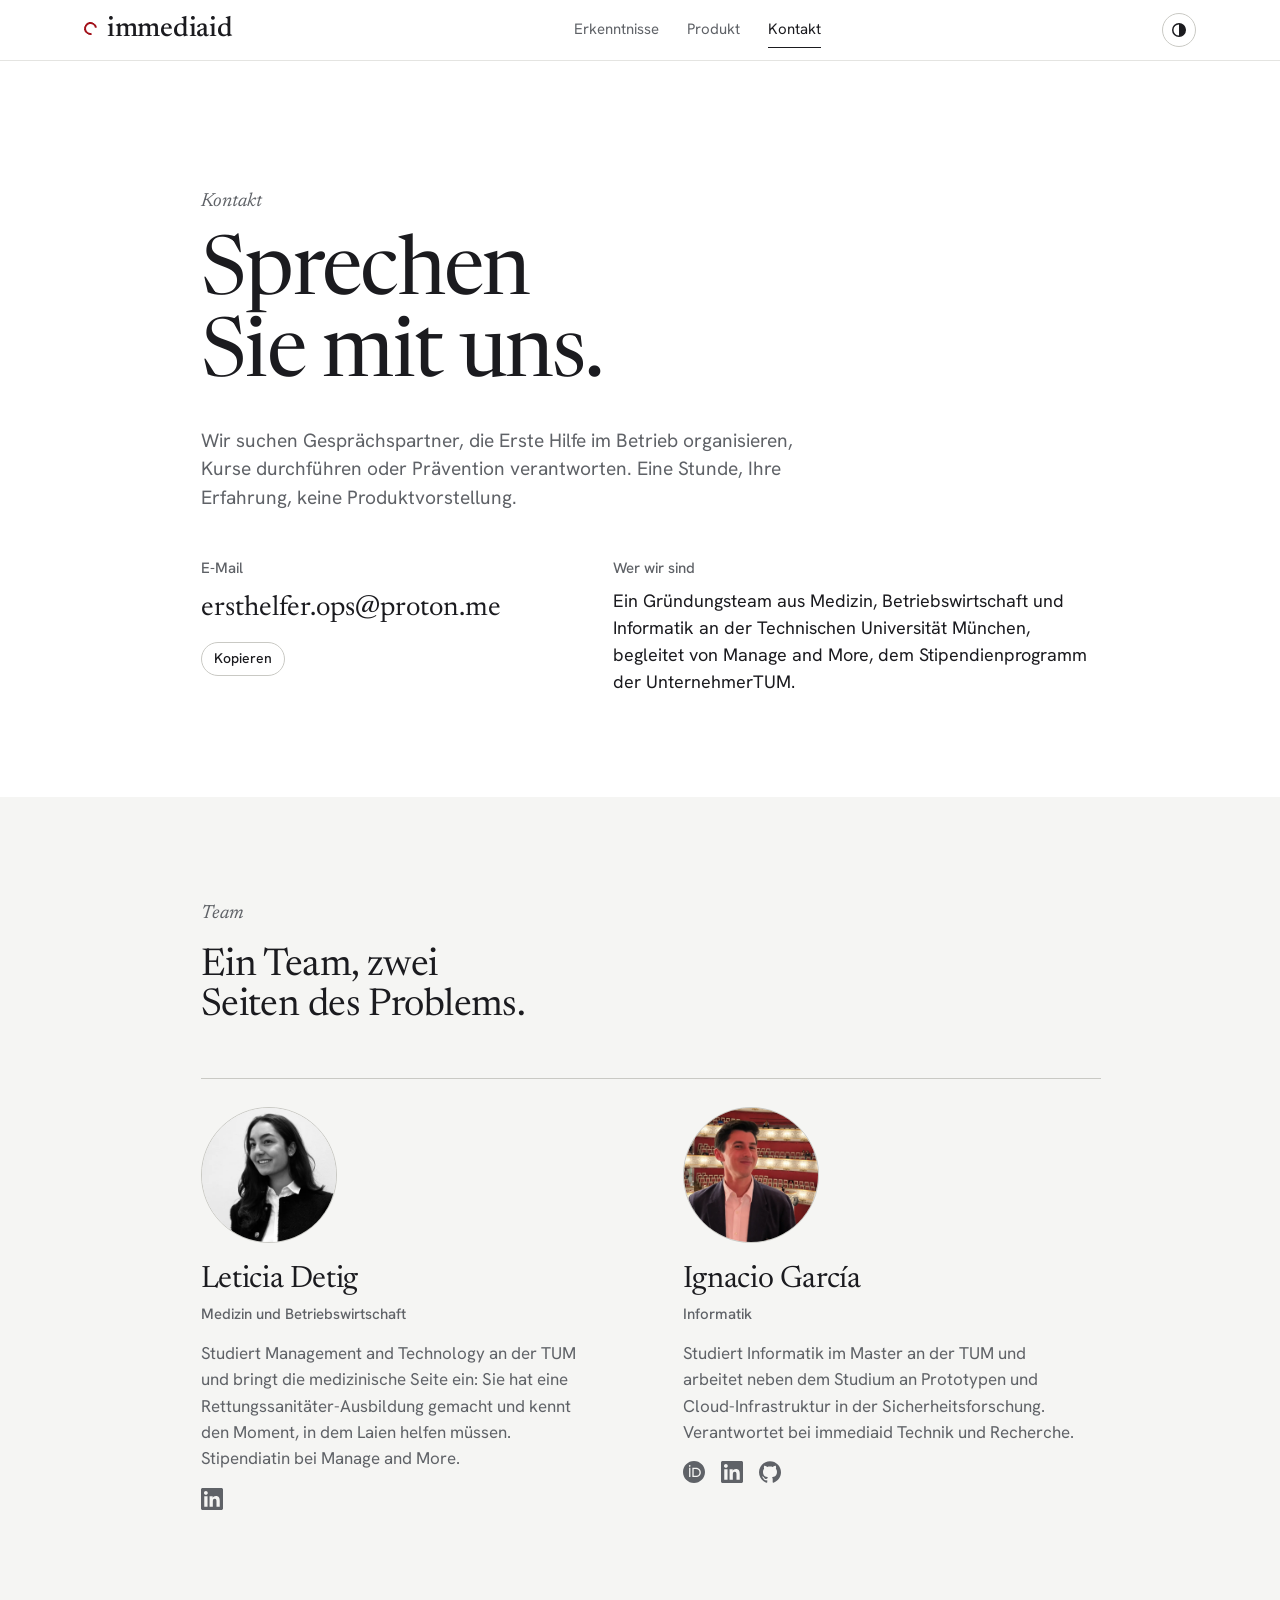
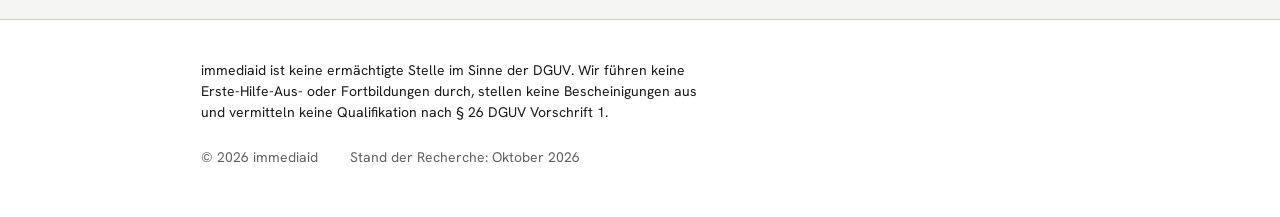
<file: kontakt/index.html>
<!DOCTYPE html><!--sXcprQN8YIsHCwDNLhLgT--><html lang="de" class="__variable_daea18 __variable_57eadf" data-scroll-behavior="smooth"><head><meta charSet="utf-8"/><meta name="viewport" content="width=device-width, initial-scale=1, viewport-fit=cover"/><link rel="preload" href="/_next/static/media/0a1d099364d59b76-s.p.woff2" as="font" crossorigin="" type="font/woff2"/><link rel="preload" href="/_next/static/media/726652d4591872f7-s.p.woff2" as="font" crossorigin="" type="font/woff2"/><link rel="preload" href="/_next/static/media/88526e510c19cff4-s.p.woff2" as="font" crossorigin="" type="font/woff2"/><link rel="stylesheet" href="/_next/static/css/a19eac1ec354df83.css" data-precedence="next"/><link rel="preload" as="script" fetchPriority="low" href="/_next/static/chunks/webpack-fa11408e7e6b81d6.js"/><script src="/_next/static/chunks/4bd1b696-c023c6e3521b1417.js" async=""></script><script src="/_next/static/chunks/255-1f92380adbc6ec99.js" async=""></script><script src="/_next/static/chunks/main-app-42a00dce23fbbe63.js" async=""></script><script src="/_next/static/chunks/619-ba102abea3e3d0e4.js" async=""></script><script src="/_next/static/chunks/app/layout-4aec6a664f0021dd.js" async=""></script><script src="/_next/static/chunks/356-650632a4b6a40b7e.js" async=""></script><script src="/_next/static/chunks/app/kontakt/page-e04d947fb1135aa0.js" async=""></script><meta name="next-size-adjust" content=""/><meta name="theme-color" media="(prefers-color-scheme: light)" content="#ffffff"/><meta name="theme-color" media="(prefers-color-scheme: dark)" content="#17181c"/><title>Kontakt – immediaid</title><meta name="description" content="Gesprächspartner gesucht: Arbeitgeber, ermächtigte Stellen, Prävention der Unfallversicherungsträger."/><link rel="icon" href="/icon.svg?84a839d21209e744" type="image/svg+xml" sizes="any"/><script>try{var d=document.documentElement,t=localStorage.getItem("em-theme");if(t)d.setAttribute("data-theme",t);if(!matchMedia("(prefers-reduced-motion: reduce)").matches)d.classList.add("js-motion");if(sessionStorage.getItem("em-hero"))d.classList.add("hero-done")}catch(e){}</script><script src="/_next/static/chunks/polyfills-42372ed130431b0a.js" noModule=""></script></head><body><div hidden=""><!--$--><!--/$--></div><header class="nav"><div class="wrap nav-in"><a class="brand" href="/"><i aria-hidden="true"></i>immediaid</a><nav class="nav-links" aria-label="Seitennavigation"><a href="/erkenntnisse/">Erkenntnisse</a><a href="/produkt/">Produkt</a><a aria-current="page" href="/kontakt/">Kontakt</a></nav><div class="nav-right"><button class="theme" id="theme" type="button" aria-label="Dunkles Farbschema" aria-pressed="false"><svg viewBox="0 0 16 16" aria-hidden="true" focusable="false"><circle cx="8" cy="8" r="6.25" fill="none" stroke="currentColor" stroke-width="1.5"></circle><path d="M8 1.75a6.25 6.25 0 0 1 0 12.5z" fill="currentColor"></path></svg></button></div></div></header><div class="page"><main id="top"><section class="sec" id="kontakt"><div class="wrap indent page-head"><p class="kicker">Kontakt</p><h1>Sprechen Sie mit uns.</h1><p class="lede">Wir suchen Gesprächspartner, die Erste Hilfe im Betrieb organisieren, Kurse durchführen oder Prävention verantworten. Eine Stunde, Ihre Erfahrung, keine Produktvorstellung.</p><div class="contact"><div><h2>E-Mail</h2><div class="mail"><span class="mail-text" id="mail-text">ersthelfer.ops@proton.me</span><button class="copy" type="button" id="copy-mail" aria-label="E-Mail-Adresse kopieren">Kopieren</button></div></div><div><h2>Wer wir sind</h2><p>Ein Gründungsteam aus Medizin, Betriebswirtschaft und Informatik an der Technischen Universität München, begleitet von Manage and More, dem Stipendienprogramm der UnternehmerTUM.</p></div></div></div></section><section class="sec alt" id="team" aria-labelledby="team-h"><div class="wrap indent"><p class="kicker">Team</p><h2 id="team-h">Ein Team, zwei Seiten des Problems.</h2><div class="team"><article class="person"><img alt="Porträt von Leticia Detig" loading="lazy" width="160" height="160" decoding="async" data-nimg="1" class="portrait" style="color:transparent" src="/_next/static/media/leticia-detig.234aba8f.webp"/><h3>Leticia Detig</h3><p class="role">Medizin und Betriebswirtschaft</p><p class="bio">Studiert Management and Technology an der TUM und bringt die medizinische Seite ein: Sie hat eine Rettungssanitäter-Ausbildung gemacht und kennt den Moment, in dem Laien helfen müssen. Stipendiatin bei Manage and More.</p><ul class="links" aria-label="Profile von Leticia Detig"><li><a href="https://www.linkedin.com/in/leticia-detig-49a03b280/" rel="me noopener" aria-label="Leticia Detig auf LinkedIn" title="LinkedIn"><svg viewBox="0 0 24 24" aria-hidden="true" focusable="false"><path d="M20.447 20.452h-3.554v-5.569c0-1.328-.027-3.037-1.852-3.037-1.853 0-2.136 1.445-2.136 2.939v5.667H9.351V9h3.414v1.561h.046c.477-.9 1.637-1.85 3.37-1.85 3.601 0 4.267 2.37 4.267 5.455v6.286zM5.337 7.433c-1.144 0-2.063-.926-2.063-2.065 0-1.138.92-2.063 2.063-2.063 1.14 0 2.064.925 2.064 2.063 0 1.139-.925 2.065-2.064 2.065zm1.782 13.019H3.555V9h3.564v11.452zM22.225 0H1.771C.792 0 0 .774 0 1.729v20.542C0 23.227.792 24 1.771 24h20.451C23.2 24 24 23.227 24 22.271V1.729C24 .774 23.2 0 22.222 0h.003z"></path></svg></a></li></ul></article><article class="person"><img alt="Porträt von Ignacio García" loading="lazy" width="160" height="160" decoding="async" data-nimg="1" class="portrait" style="color:transparent" src="/_next/static/media/ignacio-garcia.e9354171.webp"/><h3>Ignacio García</h3><p class="role">Informatik</p><p class="bio">Studiert Informatik im Master an der TUM und arbeitet neben dem Studium an Prototypen und Cloud-Infrastruktur in der Sicherheitsforschung. Verantwortet bei immediaid Technik und Recherche.</p><ul class="links" aria-label="Profile von Ignacio García"><li><a href="https://orcid.org/0000-0002-2174-2703" rel="me noopener" aria-label="Ignacio García auf ORCID" title="ORCID"><svg viewBox="0 0 24 24" aria-hidden="true" focusable="false"><path d="M12 0C5.372 0 0 5.372 0 12s5.372 12 12 12 12-5.372 12-12S18.628 0 12 0zM7.369 4.378c.525 0 .947.431.947.947s-.422.947-.947.947a.95.95 0 0 1-.947-.947c0-.525.422-.947.947-.947zm-.722 3.038h1.444v10.041H6.647V7.416zm3.562 0h3.9c3.712 0 5.344 2.653 5.344 5.025 0 2.578-2.016 5.025-5.325 5.025h-3.919V7.416zm1.444 1.303v7.444h2.297c3.272 0 4.022-2.484 4.022-3.722 0-2.016-1.284-3.722-4.097-3.722h-2.222z"></path></svg></a></li><li><a href="https://www.linkedin.com/in/ignacio-garcia-nunez/" rel="me noopener" aria-label="Ignacio García auf LinkedIn" title="LinkedIn"><svg viewBox="0 0 24 24" aria-hidden="true" focusable="false"><path d="M20.447 20.452h-3.554v-5.569c0-1.328-.027-3.037-1.852-3.037-1.853 0-2.136 1.445-2.136 2.939v5.667H9.351V9h3.414v1.561h.046c.477-.9 1.637-1.85 3.37-1.85 3.601 0 4.267 2.37 4.267 5.455v6.286zM5.337 7.433c-1.144 0-2.063-.926-2.063-2.065 0-1.138.92-2.063 2.063-2.063 1.14 0 2.064.925 2.064 2.063 0 1.139-.925 2.065-2.064 2.065zm1.782 13.019H3.555V9h3.564v11.452zM22.225 0H1.771C.792 0 0 .774 0 1.729v20.542C0 23.227.792 24 1.771 24h20.451C23.2 24 24 23.227 24 22.271V1.729C24 .774 23.2 0 22.222 0h.003z"></path></svg></a></li><li><a href="https://github.com/ignacio-gn" rel="me noopener" aria-label="Ignacio García auf GitHub" title="GitHub"><svg viewBox="0 0 24 24" aria-hidden="true" focusable="false"><path d="M12 .297c-6.63 0-12 5.373-12 12 0 5.303 3.438 9.8 8.205 11.385.6.113.82-.258.82-.577 0-.285-.01-1.04-.015-2.04-3.338.724-4.042-1.61-4.042-1.61C4.422 18.07 3.633 17.7 3.633 17.7c-1.087-.744.084-.729.084-.729 1.205.084 1.838 1.236 1.838 1.236 1.07 1.835 2.809 1.305 3.495.998.108-.776.417-1.305.76-1.605-2.665-.3-5.466-1.332-5.466-5.93 0-1.31.465-2.38 1.235-3.22-.135-.303-.54-1.523.105-3.176 0 0 1.005-.322 3.3 1.23.96-.267 1.98-.399 3-.405 1.02.006 2.04.138 3 .405 2.28-1.552 3.285-1.23 3.285-1.23.645 1.653.24 2.873.12 3.176.765.84 1.23 1.91 1.23 3.22 0 4.61-2.805 5.625-5.475 5.92.42.36.81 1.096.81 2.22 0 1.606-.015 2.896-.015 3.286 0 .315.21.69.825.57C20.565 22.092 24 17.592 24 12.297c0-6.627-5.373-12-12-12"></path></svg></a></li></ul></article></div></div></section></main><!--$--><!--/$--></div><footer class="footer"><div class="wrap indent"><p class="footer-legal">immediaid ist keine ermächtigte Stelle im Sinne der DGUV. Wir führen keine Erste-Hilfe-Aus- oder Fortbildungen durch, stellen keine Bescheinigungen aus und vermitteln keine Qualifikation nach § 26 DGUV Vorschrift 1.</p><div class="footer-meta"><span>© 2026 immediaid</span><span>Stand der Recherche: Oktober 2026</span></div></div></footer><script src="/_next/static/chunks/webpack-fa11408e7e6b81d6.js" id="_R_" async=""></script><script>(self.__next_f=self.__next_f||[]).push([0])</script><script>self.__next_f.push([1,"1:\"$Sreact.fragment\"\n2:I[2172,[\"619\",\"static/chunks/619-ba102abea3e3d0e4.js\",\"177\",\"static/chunks/app/layout-4aec6a664f0021dd.js\"],\"Nav\"]\n3:I[9766,[],\"\"]\n4:I[8924,[],\"\"]\n5:I[4372,[\"356\",\"static/chunks/356-650632a4b6a40b7e.js\",\"937\",\"static/chunks/app/kontakt/page-e04d947fb1135aa0.js\"],\"CopyMail\"]\ne:I[7150,[],\"\"]\n:HL[\"/_next/static/media/0a1d099364d59b76-s.p.woff2\",\"font\",{\"crossOrigin\":\"\",\"type\":\"font/woff2\"}]\n:HL[\"/_next/static/media/726652d4591872f7-s.p.woff2\",\"font\",{\"crossOrigin\":\"\",\"type\":\"font/woff2\"}]\n:HL[\"/_next/static/media/88526e510c19cff4-s.p.woff2\",\"font\",{\"crossOrigin\":\"\",\"type\":\"font/woff2\"}]\n:HL[\"/_next/static/css/a19eac1ec354df83.css\",\"style\"]\n"])</script><script>self.__next_f.push([1,"0:{\"P\":null,\"b\":\"sXcprQN8YIsHCwDNLhLgT\",\"p\":\"\",\"c\":[\"\",\"kontakt\",\"\"],\"i\":false,\"f\":[[[\"\",{\"children\":[\"kontakt\",{\"children\":[\"__PAGE__\",{}]}]},\"$undefined\",\"$undefined\",true],[\"\",[\"$\",\"$1\",\"c\",{\"children\":[[[\"$\",\"link\",\"0\",{\"rel\":\"stylesheet\",\"href\":\"/_next/static/css/a19eac1ec354df83.css\",\"precedence\":\"next\",\"crossOrigin\":\"$undefined\",\"nonce\":\"$undefined\"}]],[\"$\",\"html\",null,{\"lang\":\"de\",\"className\":\"__variable_daea18 __variable_57eadf\",\"data-scroll-behavior\":\"smooth\",\"suppressHydrationWarning\":true,\"children\":[[\"$\",\"head\",null,{\"children\":[\"$\",\"script\",null,{\"dangerouslySetInnerHTML\":{\"__html\":\"try{var d=document.documentElement,t=localStorage.getItem(\\\"em-theme\\\");if(t)d.setAttribute(\\\"data-theme\\\",t);if(!matchMedia(\\\"(prefers-reduced-motion: reduce)\\\").matches)d.classList.add(\\\"js-motion\\\");if(sessionStorage.getItem(\\\"em-hero\\\"))d.classList.add(\\\"hero-done\\\")}catch(e){}\"}}]}],[\"$\",\"body\",null,{\"children\":[[\"$\",\"$L2\",null,{}],[\"$\",\"$L3\",null,{\"parallelRouterKey\":\"children\",\"error\":\"$undefined\",\"errorStyles\":\"$undefined\",\"errorScripts\":\"$undefined\",\"template\":[\"$\",\"div\",null,{\"className\":\"page\",\"children\":[\"$\",\"$L4\",null,{}]}],\"templateStyles\":[],\"templateScripts\":[],\"notFound\":[[[\"$\",\"title\",null,{\"children\":\"404: This page could not be found.\"}],[\"$\",\"div\",null,{\"style\":{\"fontFamily\":\"system-ui,\\\"Segoe UI\\\",Roboto,Helvetica,Arial,sans-serif,\\\"Apple Color Emoji\\\",\\\"Segoe UI Emoji\\\"\",\"height\":\"100vh\",\"textAlign\":\"center\",\"display\":\"flex\",\"flexDirection\":\"column\",\"alignItems\":\"center\",\"justifyContent\":\"center\"},\"children\":[\"$\",\"div\",null,{\"children\":[[\"$\",\"style\",null,{\"dangerouslySetInnerHTML\":{\"__html\":\"body{color:#000;background:#fff;margin:0}.next-error-h1{border-right:1px solid rgba(0,0,0,.3)}@media (prefers-color-scheme:dark){body{color:#fff;background:#000}.next-error-h1{border-right:1px solid rgba(255,255,255,.3)}}\"}}],[\"$\",\"h1\",null,{\"className\":\"next-error-h1\",\"style\":{\"display\":\"inline-block\",\"margin\":\"0 20px 0 0\",\"padding\":\"0 23px 0 0\",\"fontSize\":24,\"fontWeight\":500,\"verticalAlign\":\"top\",\"lineHeight\":\"49px\"},\"children\":404}],[\"$\",\"div\",null,{\"style\":{\"display\":\"inline-block\"},\"children\":[\"$\",\"h2\",null,{\"style\":{\"fontSize\":14,\"fontWeight\":400,\"lineHeight\":\"49px\",\"margin\":0},\"children\":\"This page could not be found.\"}]}]]}]}]],[]],\"forbidden\":\"$undefined\",\"unauthorized\":\"$undefined\"}],[\"$\",\"footer\",null,{\"className\":\"footer\",\"children\":[\"$\",\"div\",null,{\"className\":\"wrap indent\",\"children\":[[\"$\",\"p\",null,{\"className\":\"footer-legal\",\"children\":\"immediaid ist keine ermächtigte Stelle im Sinne der DGUV. Wir führen keine Erste-Hilfe-Aus- oder Fortbildungen durch, stellen keine Bescheinigungen aus und vermitteln keine Qualifikation nach § 26 DGUV Vorschrift 1.\"}],[\"$\",\"div\",null,{\"className\":\"footer-meta\",\"children\":[[\"$\",\"span\",null,{\"children\":\"© 2026 immediaid\"}],[\"$\",\"span\",null,{\"children\":\"Stand der Recherche: Oktober 2026\"}]]}]]}]}]]}]]}]]}],{\"children\":[\"kontakt\",[\"$\",\"$1\",\"c\",{\"children\":[null,[\"$\",\"$L3\",null,{\"parallelRouterKey\":\"children\",\"error\":\"$undefined\",\"errorStyles\":\"$undefined\",\"errorScripts\":\"$undefined\",\"template\":[\"$\",\"$L4\",null,{}],\"templateStyles\":\"$undefined\",\"templateScripts\":\"$undefined\",\"notFound\":\"$undefined\",\"forbidden\":\"$undefined\",\"unauthorized\":\"$undefined\"}]]}],{\"children\":[\"__PAGE__\",[\"$\",\"$1\",\"c\",{\"children\":[[\"$\",\"main\",null,{\"id\":\"top\",\"children\":[[\"$\",\"section\",null,{\"className\":\"sec\",\"id\":\"kontakt\",\"children\":[\"$\",\"div\",null,{\"className\":\"wrap indent page-head\",\"children\":[[\"$\",\"p\",null,{\"className\":\"kicker\",\"children\":\"Kontakt\"}],[\"$\",\"h1\",null,{\"children\":\"Sprechen Sie mit uns.\"}],[\"$\",\"p\",null,{\"className\":\"lede\",\"children\":\"Wir suchen Gesprächspartner, die Erste Hilfe im Betrieb organisieren, Kurse durchführen oder Prävention verantworten. Eine Stunde, Ihre Erfahrung, keine Produktvorstellung.\"}],[\"$\",\"div\",null,{\"className\":\"contact\",\"children\":[[\"$\",\"div\",null,{\"children\":[[\"$\",\"h2\",null,{\"children\":\"E-Mail\"}],[\"$\",\"$L5\",null,{\"address\":\"ersthelfer.ops@proton.me\"}]]}],[\"$\",\"div\",null,{\"children\":[[\"$\",\"h2\",null,{\"children\":\"Wer wir sind\"}],[\"$\",\"p\",null,{\"children\":\"Ein Gründungsteam aus Medizin, Betriebswirtschaft und Informatik an der Technischen Universität München, begleitet von Manage and More, dem Stipendienprogramm der UnternehmerTUM.\"}]]}]]}]]}]}],[\"$\",\"section\",null,{\"className\":\"sec alt\",\"id\":\"team\",\"aria-labelledby\":\"team-h\",\"children\":[\"$\",\"div\",null,{\"className\":\"wrap indent\",\"children\":[[\"$\",\"p\",null,{\"className\":\"kicker\",\"children\":\"Team\"}],[\"$\",\"h2\",null,{\"id\":\"team-h\",\"children\":\"Ein Team, zwei Seiten des Problems.\"}],[\"$\",\"div\",null,{\"className\":\"team\",\"children\":[[\"$\",\"article\",\"Leticia Detig\",{\"className\":\"person\",\"children\":[\"$L6\",\"$L7\",\"$L8\",\"$L9\",\"$La\"]}],\"$Lb\"]}]]}]}]]}],null,\"$Lc\"]}],{},null,false]},null,false]},null,false],\"$Ld\",false]],\"m\":\"$undefined\",\"G\":[\"$e\",[]],\"s\":false,\"S\":true}\n"])</script><script>self.__next_f.push([1,"f:I[1356,[\"356\",\"static/chunks/356-650632a4b6a40b7e.js\",\"937\",\"static/chunks/app/kontakt/page-e04d947fb1135aa0.js\"],\"Image\"]\n10:I[4431,[],\"OutletBoundary\"]\n12:I[5278,[],\"AsyncMetadataOutlet\"]\n14:I[4431,[],\"ViewportBoundary\"]\n16:I[4431,[],\"MetadataBoundary\"]\n17:\"$Sreact.suspense\"\n6:[\"$\",\"$Lf\",null,{\"className\":\"portrait\",\"src\":{\"src\":\"/_next/static/media/leticia-detig.234aba8f.webp\",\"height\":640,\"width\":640,\"blurDataURL\":\"[data-uri]\",\"blurWidth\":8,\"blurHeight\":8},\"alt\":\"Porträt von Leticia Detig\",\"width\":160,\"height\":160,\"sizes\":\"160px\"}]\n7:[\"$\",\"h3\",null,{\"children\":\"Leticia Detig\"}]\n8:[\"$\",\"p\",null,{\"className\":\"role\",\"children\":\"Medizin und Betriebswirtschaft\"}]\n9:[\"$\",\"p\",null,{\"className\":\"bio\",\"children\":\"Studiert Management and Technology an der TUM und bringt die medizinische Seite ein: Sie hat eine Rettungssanitäter-Ausbildung gemacht und kennt den Moment, in dem Laien helfen müssen. Stipendiatin bei Manage and More.\"}]\n"])</script><script>self.__next_f.push([1,"a:[\"$\",\"ul\",null,{\"className\":\"links\",\"aria-label\":\"Profile von Leticia Detig\",\"children\":[[\"$\",\"li\",\"https://www.linkedin.com/in/leticia-detig-49a03b280/\",{\"children\":[\"$\",\"a\",null,{\"href\":\"https://www.linkedin.com/in/leticia-detig-49a03b280/\",\"rel\":\"me noopener\",\"aria-label\":\"Leticia Detig auf LinkedIn\",\"title\":\"LinkedIn\",\"children\":[\"$\",\"svg\",null,{\"viewBox\":\"0 0 24 24\",\"aria-hidden\":\"true\",\"focusable\":\"false\",\"children\":[\"$\",\"path\",null,{\"d\":\"M20.447 20.452h-3.554v-5.569c0-1.328-.027-3.037-1.852-3.037-1.853 0-2.136 1.445-2.136 2.939v5.667H9.351V9h3.414v1.561h.046c.477-.9 1.637-1.85 3.37-1.85 3.601 0 4.267 2.37 4.267 5.455v6.286zM5.337 7.433c-1.144 0-2.063-.926-2.063-2.065 0-1.138.92-2.063 2.063-2.063 1.14 0 2.064.925 2.064 2.063 0 1.139-.925 2.065-2.064 2.065zm1.782 13.019H3.555V9h3.564v11.452zM22.225 0H1.771C.792 0 0 .774 0 1.729v20.542C0 23.227.792 24 1.771 24h20.451C23.2 24 24 23.227 24 22.271V1.729C24 .774 23.2 0 22.222 0h.003z\"}]}]}]}]]}]\n"])</script><script>self.__next_f.push([1,"b:[\"$\",\"article\",\"Ignacio García\",{\"className\":\"person\",\"children\":[[\"$\",\"$Lf\",null,{\"className\":\"portrait\",\"src\":{\"src\":\"/_next/static/media/ignacio-garcia.e9354171.webp\",\"height\":640,\"width\":640,\"blurDataURL\":\"[data-uri]\",\"blurWidth\":8,\"blurHeight\":8},\"alt\":\"Porträt von Ignacio García\",\"width\":160,\"height\":160,\"sizes\":\"160px\"}],[\"$\",\"h3\",null,{\"children\":\"Ignacio García\"}],[\"$\",\"p\",null,{\"className\":\"role\",\"children\":\"Informatik\"}],[\"$\",\"p\",null,{\"className\":\"bio\",\"children\":\"Studiert Informatik im Master an der TUM und arbeitet neben dem Studium an Prototypen und Cloud-Infrastruktur in der Sicherheitsforschung. Verantwortet bei immediaid Technik und Recherche.\"}],[\"$\",\"ul\",null,{\"className\":\"links\",\"aria-label\":\"Profile von Ignacio García\",\"children\":[[\"$\",\"li\",\"https://orcid.org/0000-0002-2174-2703\",{\"children\":[\"$\",\"a\",null,{\"href\":\"https://orcid.org/0000-0002-2174-2703\",\"rel\":\"me noopener\",\"aria-label\":\"Ignacio García auf ORCID\",\"title\":\"ORCID\",\"children\":[\"$\",\"svg\",null,{\"viewBox\":\"0 0 24 24\",\"aria-hidden\":\"true\",\"focusable\":\"false\",\"children\":[\"$\",\"path\",null,{\"d\":\"M12 0C5.372 0 0 5.372 0 12s5.372 12 12 12 12-5.372 12-12S18.628 0 12 0zM7.369 4.378c.525 0 .947.431.947.947s-.422.947-.947.947a.95.95 0 0 1-.947-.947c0-.525.422-.947.947-.947zm-.722 3.038h1.444v10.041H6.647V7.416zm3.562 0h3.9c3.712 0 5.344 2.653 5.344 5.025 0 2.578-2.016 5.025-5.325 5.025h-3.919V7.416zm1.444 1.303v7.444h2.297c3.272 0 4.022-2.484 4.022-3.722 0-2.016-1.284-3.722-4.097-3.722h-2.222z\"}]}]}]}],[\"$\",\"li\",\"https://www.linkedin.com/in/ignacio-garcia-nunez/\",{\"children\":[\"$\",\"a\",null,{\"href\":\"https://www.linkedin.com/in/ignacio-garcia-nunez/\",\"rel\":\"me noopener\",\"aria-label\":\"Ignacio García auf LinkedIn\",\"title\":\"LinkedIn\",\"children\":[\"$\",\"svg\",null,{\"viewBox\":\"0 0 24 24\",\"aria-hidden\":\"true\",\"focusable\":\"false\",\"children\":[\"$\",\"path\",null,{\"d\":\"M20.447 20.452h-3.554v-5.569c0-1.328-.027-3.037-1.852-3.037-1.853 0-2.136 1.445-2.136 2.939v5.667H9.351V9h3.414v1.561h.046c.477-.9 1.637-1.85 3.37-1.85 3.601 0 4.267 2.37 4.267 5.455v6.286zM5.337 7.433c-1.144 0-2.063-.926-2.063-2.065 0-1.138.92-2.063 2.063-2.063 1.14 0 2.064.925 2.064 2.063 0 1.139-.925 2.065-2.064 2.065zm1.782 13.019H3.555V9h3.564v11.452zM22.225 0H1.771C.792 0 0 .774 0 1.729v20.542C0 23.227.792 24 1.771 24h20.451C23.2 24 24 23.227 24 22.271V1.729C24 .774 23.2 0 22.222 0h.003z\"}]}]}]}],[\"$\",\"li\",\"https://github.com/ignacio-gn\",{\"children\":[\"$\",\"a\",null,{\"href\":\"https://github.com/ignacio-gn\",\"rel\":\"me noopener\",\"aria-label\":\"Ignacio García auf GitHub\",\"title\":\"GitHub\",\"children\":[\"$\",\"svg\",null,{\"viewBox\":\"0 0 24 24\",\"aria-hidden\":\"true\",\"focusable\":\"false\",\"children\":[\"$\",\"path\",null,{\"d\":\"M12 .297c-6.63 0-12 5.373-12 12 0 5.303 3.438 9.8 8.205 11.385.6.113.82-.258.82-.577 0-.285-.01-1.04-.015-2.04-3.338.724-4.042-1.61-4.042-1.61C4.422 18.07 3.633 17.7 3.633 17.7c-1.087-.744.084-.729.084-.729 1.205.084 1.838 1.236 1.838 1.236 1.07 1.835 2.809 1.305 3.495.998.108-.776.417-1.305.76-1.605-2.665-.3-5.466-1.332-5.466-5.93 0-1.31.465-2.38 1.235-3.22-.135-.303-.54-1.523.105-3.176 0 0 1.005-.322 3.3 1.23.96-.267 1.98-.399 3-.405 1.02.006 2.04.138 3 .405 2.28-1.552 3.285-1.23 3.285-1.23.645 1.653.24 2.873.12 3.176.765.84 1.23 1.91 1.23 3.22 0 4.61-2.805 5.625-5.475 5.92.42.36.81 1.096.81 2.22 0 1.606-.015 2.896-.015 3.286 0 .315.21.69.825.57C20.565 22.092 24 17.592 24 12.297c0-6.627-5.373-12-12-12\"}]}]}]}]]}]]}]\n"])</script><script>self.__next_f.push([1,"c:[\"$\",\"$L10\",null,{\"children\":[\"$L11\",[\"$\",\"$L12\",null,{\"promise\":\"$@13\"}]]}]\nd:[\"$\",\"$1\",\"h\",{\"children\":[null,[[\"$\",\"$L14\",null,{\"children\":\"$L15\"}],[\"$\",\"meta\",null,{\"name\":\"next-size-adjust\",\"content\":\"\"}]],[\"$\",\"$L16\",null,{\"children\":[\"$\",\"div\",null,{\"hidden\":true,\"children\":[\"$\",\"$17\",null,{\"fallback\":null,\"children\":\"$L18\"}]}]}]]}]\n"])</script><script>self.__next_f.push([1,"15:[[\"$\",\"meta\",\"0\",{\"charSet\":\"utf-8\"}],[\"$\",\"meta\",\"1\",{\"name\":\"viewport\",\"content\":\"width=device-width, initial-scale=1, viewport-fit=cover\"}],[\"$\",\"meta\",\"2\",{\"name\":\"theme-color\",\"media\":\"(prefers-color-scheme: light)\",\"content\":\"#ffffff\"}],[\"$\",\"meta\",\"3\",{\"name\":\"theme-color\",\"media\":\"(prefers-color-scheme: dark)\",\"content\":\"#17181c\"}]]\n11:null\n"])</script><script>self.__next_f.push([1,"19:I[622,[],\"IconMark\"]\n13:{\"metadata\":[[\"$\",\"title\",\"0\",{\"children\":\"Kontakt – immediaid\"}],[\"$\",\"meta\",\"1\",{\"name\":\"description\",\"content\":\"Gesprächspartner gesucht: Arbeitgeber, ermächtigte Stellen, Prävention der Unfallversicherungsträger.\"}],[\"$\",\"link\",\"2\",{\"rel\":\"icon\",\"href\":\"/icon.svg?84a839d21209e744\",\"type\":\"image/svg+xml\",\"sizes\":\"any\"}],[\"$\",\"$L19\",\"3\",{}]],\"error\":null,\"digest\":\"$undefined\"}\n"])</script><script>self.__next_f.push([1,"18:\"$13:metadata\"\n"])</script></body></html>
</file>
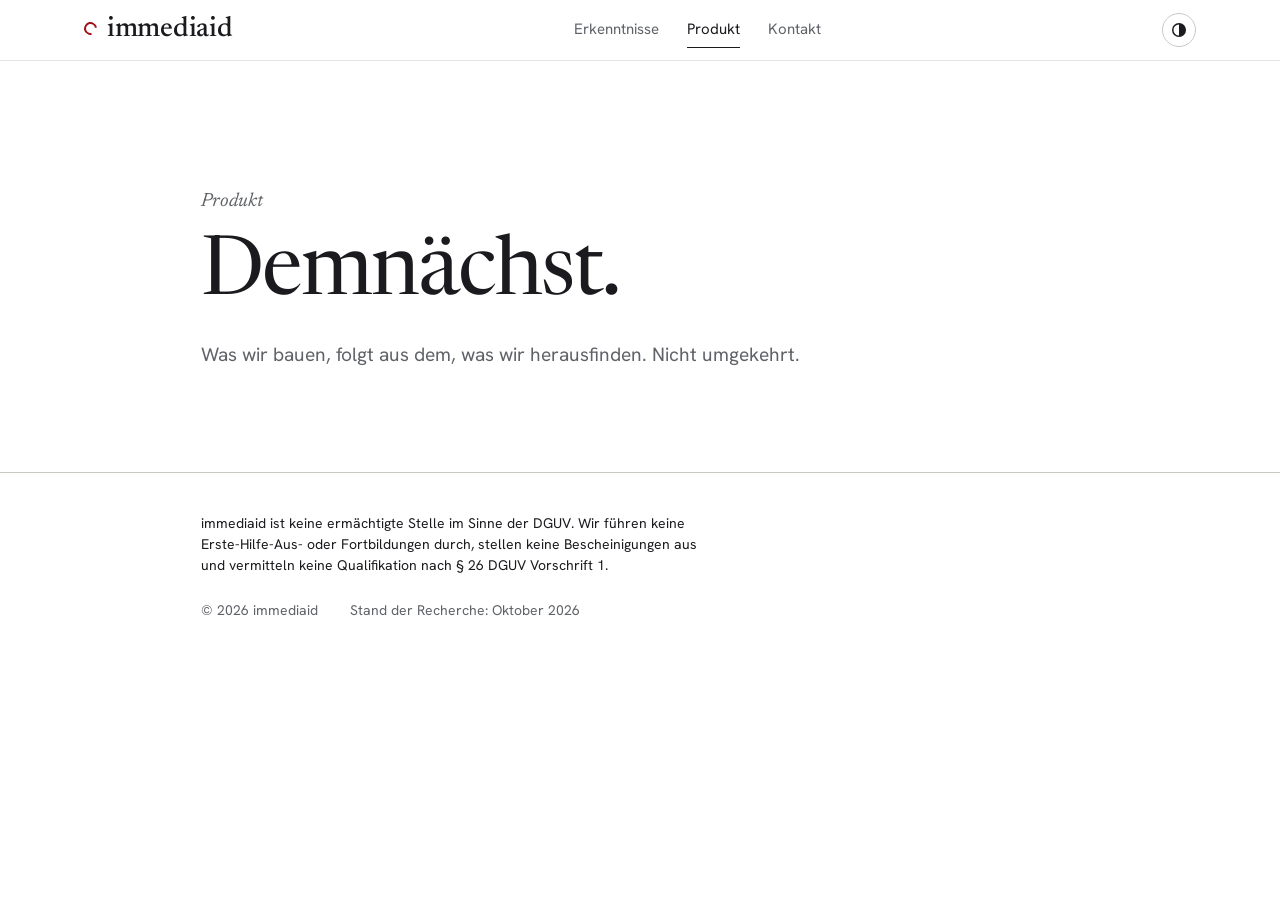
<file: produkt/index.html>
<!DOCTYPE html><!--sXcprQN8YIsHCwDNLhLgT--><html lang="de" class="__variable_daea18 __variable_57eadf" data-scroll-behavior="smooth"><head><meta charSet="utf-8"/><meta name="viewport" content="width=device-width, initial-scale=1, viewport-fit=cover"/><link rel="preload" href="/_next/static/media/0a1d099364d59b76-s.p.woff2" as="font" crossorigin="" type="font/woff2"/><link rel="preload" href="/_next/static/media/726652d4591872f7-s.p.woff2" as="font" crossorigin="" type="font/woff2"/><link rel="preload" href="/_next/static/media/88526e510c19cff4-s.p.woff2" as="font" crossorigin="" type="font/woff2"/><link rel="stylesheet" href="/_next/static/css/a19eac1ec354df83.css" data-precedence="next"/><link rel="preload" as="script" fetchPriority="low" href="/_next/static/chunks/webpack-fa11408e7e6b81d6.js"/><script src="/_next/static/chunks/4bd1b696-c023c6e3521b1417.js" async=""></script><script src="/_next/static/chunks/255-1f92380adbc6ec99.js" async=""></script><script src="/_next/static/chunks/main-app-42a00dce23fbbe63.js" async=""></script><script src="/_next/static/chunks/619-ba102abea3e3d0e4.js" async=""></script><script src="/_next/static/chunks/app/layout-4aec6a664f0021dd.js" async=""></script><meta name="next-size-adjust" content=""/><meta name="theme-color" media="(prefers-color-scheme: light)" content="#ffffff"/><meta name="theme-color" media="(prefers-color-scheme: dark)" content="#17181c"/><title>Produkt – immediaid</title><meta name="description" content="Was immediaid baut, folgt aus der Problemuntersuchung. Demnächst."/><link rel="icon" href="/icon.svg?84a839d21209e744" type="image/svg+xml" sizes="any"/><script>try{var d=document.documentElement,t=localStorage.getItem("em-theme");if(t)d.setAttribute("data-theme",t);if(!matchMedia("(prefers-reduced-motion: reduce)").matches)d.classList.add("js-motion");if(sessionStorage.getItem("em-hero"))d.classList.add("hero-done")}catch(e){}</script><script src="/_next/static/chunks/polyfills-42372ed130431b0a.js" noModule=""></script></head><body><div hidden=""><!--$--><!--/$--></div><header class="nav"><div class="wrap nav-in"><a class="brand" href="/"><i aria-hidden="true"></i>immediaid</a><nav class="nav-links" aria-label="Seitennavigation"><a href="/erkenntnisse/">Erkenntnisse</a><a aria-current="page" href="/produkt/">Produkt</a><a href="/kontakt/">Kontakt</a></nav><div class="nav-right"><button class="theme" id="theme" type="button" aria-label="Dunkles Farbschema" aria-pressed="false"><svg viewBox="0 0 16 16" aria-hidden="true" focusable="false"><circle cx="8" cy="8" r="6.25" fill="none" stroke="currentColor" stroke-width="1.5"></circle><path d="M8 1.75a6.25 6.25 0 0 1 0 12.5z" fill="currentColor"></path></svg></button></div></div></header><div class="page"><main id="top"><section class="sec" id="produkt"><div class="wrap indent page-head"><p class="kicker">Produkt</p><h1 class="soon">Demnächst.</h1><p class="lede soon-sub">Was wir bauen, folgt aus dem, was wir herausfinden. Nicht umgekehrt.</p></div></section></main><!--$--><!--/$--></div><footer class="footer"><div class="wrap indent"><p class="footer-legal">immediaid ist keine ermächtigte Stelle im Sinne der DGUV. Wir führen keine Erste-Hilfe-Aus- oder Fortbildungen durch, stellen keine Bescheinigungen aus und vermitteln keine Qualifikation nach § 26 DGUV Vorschrift 1.</p><div class="footer-meta"><span>© 2026 immediaid</span><span>Stand der Recherche: Oktober 2026</span></div></div></footer><script src="/_next/static/chunks/webpack-fa11408e7e6b81d6.js" id="_R_" async=""></script><script>(self.__next_f=self.__next_f||[]).push([0])</script><script>self.__next_f.push([1,"1:\"$Sreact.fragment\"\n2:I[2172,[\"619\",\"static/chunks/619-ba102abea3e3d0e4.js\",\"177\",\"static/chunks/app/layout-4aec6a664f0021dd.js\"],\"Nav\"]\n3:I[9766,[],\"\"]\n4:I[8924,[],\"\"]\n5:I[4431,[],\"OutletBoundary\"]\n7:I[5278,[],\"AsyncMetadataOutlet\"]\n9:I[4431,[],\"ViewportBoundary\"]\nb:I[4431,[],\"MetadataBoundary\"]\nc:\"$Sreact.suspense\"\ne:I[7150,[],\"\"]\n:HL[\"/_next/static/media/0a1d099364d59b76-s.p.woff2\",\"font\",{\"crossOrigin\":\"\",\"type\":\"font/woff2\"}]\n:HL[\"/_next/static/media/726652d4591872f7-s.p.woff2\",\"font\",{\"crossOrigin\":\"\",\"type\":\"font/woff2\"}]\n:HL[\"/_next/static/media/88526e510c19cff4-s.p.woff2\",\"font\",{\"crossOrigin\":\"\",\"type\":\"font/woff2\"}]\n:HL[\"/_next/static/css/a19eac1ec354df83.css\",\"style\"]\n"])</script><script>self.__next_f.push([1,"0:{\"P\":null,\"b\":\"sXcprQN8YIsHCwDNLhLgT\",\"p\":\"\",\"c\":[\"\",\"produkt\",\"\"],\"i\":false,\"f\":[[[\"\",{\"children\":[\"produkt\",{\"children\":[\"__PAGE__\",{}]}]},\"$undefined\",\"$undefined\",true],[\"\",[\"$\",\"$1\",\"c\",{\"children\":[[[\"$\",\"link\",\"0\",{\"rel\":\"stylesheet\",\"href\":\"/_next/static/css/a19eac1ec354df83.css\",\"precedence\":\"next\",\"crossOrigin\":\"$undefined\",\"nonce\":\"$undefined\"}]],[\"$\",\"html\",null,{\"lang\":\"de\",\"className\":\"__variable_daea18 __variable_57eadf\",\"data-scroll-behavior\":\"smooth\",\"suppressHydrationWarning\":true,\"children\":[[\"$\",\"head\",null,{\"children\":[\"$\",\"script\",null,{\"dangerouslySetInnerHTML\":{\"__html\":\"try{var d=document.documentElement,t=localStorage.getItem(\\\"em-theme\\\");if(t)d.setAttribute(\\\"data-theme\\\",t);if(!matchMedia(\\\"(prefers-reduced-motion: reduce)\\\").matches)d.classList.add(\\\"js-motion\\\");if(sessionStorage.getItem(\\\"em-hero\\\"))d.classList.add(\\\"hero-done\\\")}catch(e){}\"}}]}],[\"$\",\"body\",null,{\"children\":[[\"$\",\"$L2\",null,{}],[\"$\",\"$L3\",null,{\"parallelRouterKey\":\"children\",\"error\":\"$undefined\",\"errorStyles\":\"$undefined\",\"errorScripts\":\"$undefined\",\"template\":[\"$\",\"div\",null,{\"className\":\"page\",\"children\":[\"$\",\"$L4\",null,{}]}],\"templateStyles\":[],\"templateScripts\":[],\"notFound\":[[[\"$\",\"title\",null,{\"children\":\"404: This page could not be found.\"}],[\"$\",\"div\",null,{\"style\":{\"fontFamily\":\"system-ui,\\\"Segoe UI\\\",Roboto,Helvetica,Arial,sans-serif,\\\"Apple Color Emoji\\\",\\\"Segoe UI Emoji\\\"\",\"height\":\"100vh\",\"textAlign\":\"center\",\"display\":\"flex\",\"flexDirection\":\"column\",\"alignItems\":\"center\",\"justifyContent\":\"center\"},\"children\":[\"$\",\"div\",null,{\"children\":[[\"$\",\"style\",null,{\"dangerouslySetInnerHTML\":{\"__html\":\"body{color:#000;background:#fff;margin:0}.next-error-h1{border-right:1px solid rgba(0,0,0,.3)}@media (prefers-color-scheme:dark){body{color:#fff;background:#000}.next-error-h1{border-right:1px solid rgba(255,255,255,.3)}}\"}}],[\"$\",\"h1\",null,{\"className\":\"next-error-h1\",\"style\":{\"display\":\"inline-block\",\"margin\":\"0 20px 0 0\",\"padding\":\"0 23px 0 0\",\"fontSize\":24,\"fontWeight\":500,\"verticalAlign\":\"top\",\"lineHeight\":\"49px\"},\"children\":404}],[\"$\",\"div\",null,{\"style\":{\"display\":\"inline-block\"},\"children\":[\"$\",\"h2\",null,{\"style\":{\"fontSize\":14,\"fontWeight\":400,\"lineHeight\":\"49px\",\"margin\":0},\"children\":\"This page could not be found.\"}]}]]}]}]],[]],\"forbidden\":\"$undefined\",\"unauthorized\":\"$undefined\"}],[\"$\",\"footer\",null,{\"className\":\"footer\",\"children\":[\"$\",\"div\",null,{\"className\":\"wrap indent\",\"children\":[[\"$\",\"p\",null,{\"className\":\"footer-legal\",\"children\":\"immediaid ist keine ermächtigte Stelle im Sinne der DGUV. Wir führen keine Erste-Hilfe-Aus- oder Fortbildungen durch, stellen keine Bescheinigungen aus und vermitteln keine Qualifikation nach § 26 DGUV Vorschrift 1.\"}],[\"$\",\"div\",null,{\"className\":\"footer-meta\",\"children\":[[\"$\",\"span\",null,{\"children\":\"© 2026 immediaid\"}],[\"$\",\"span\",null,{\"children\":\"Stand der Recherche: Oktober 2026\"}]]}]]}]}]]}]]}]]}],{\"children\":[\"produkt\",[\"$\",\"$1\",\"c\",{\"children\":[null,[\"$\",\"$L3\",null,{\"parallelRouterKey\":\"children\",\"error\":\"$undefined\",\"errorStyles\":\"$undefined\",\"errorScripts\":\"$undefined\",\"template\":[\"$\",\"$L4\",null,{}],\"templateStyles\":\"$undefined\",\"templateScripts\":\"$undefined\",\"notFound\":\"$undefined\",\"forbidden\":\"$undefined\",\"unauthorized\":\"$undefined\"}]]}],{\"children\":[\"__PAGE__\",[\"$\",\"$1\",\"c\",{\"children\":[[\"$\",\"main\",null,{\"id\":\"top\",\"children\":[\"$\",\"section\",null,{\"className\":\"sec\",\"id\":\"produkt\",\"children\":[\"$\",\"div\",null,{\"className\":\"wrap indent page-head\",\"children\":[[\"$\",\"p\",null,{\"className\":\"kicker\",\"children\":\"Produkt\"}],[\"$\",\"h1\",null,{\"className\":\"soon\",\"children\":\"Demnächst.\"}],[\"$\",\"p\",null,{\"className\":\"lede soon-sub\",\"children\":\"Was wir bauen, folgt aus dem, was wir herausfinden. Nicht umgekehrt.\"}]]}]}]}],null,[\"$\",\"$L5\",null,{\"children\":[\"$L6\",[\"$\",\"$L7\",null,{\"promise\":\"$@8\"}]]}]]}],{},null,false]},null,false]},null,false],[\"$\",\"$1\",\"h\",{\"children\":[null,[[\"$\",\"$L9\",null,{\"children\":\"$La\"}],[\"$\",\"meta\",null,{\"name\":\"next-size-adjust\",\"content\":\"\"}]],[\"$\",\"$Lb\",null,{\"children\":[\"$\",\"div\",null,{\"hidden\":true,\"children\":[\"$\",\"$c\",null,{\"fallback\":null,\"children\":\"$Ld\"}]}]}]]}],false]],\"m\":\"$undefined\",\"G\":[\"$e\",[]],\"s\":false,\"S\":true}\n"])</script><script>self.__next_f.push([1,"a:[[\"$\",\"meta\",\"0\",{\"charSet\":\"utf-8\"}],[\"$\",\"meta\",\"1\",{\"name\":\"viewport\",\"content\":\"width=device-width, initial-scale=1, viewport-fit=cover\"}],[\"$\",\"meta\",\"2\",{\"name\":\"theme-color\",\"media\":\"(prefers-color-scheme: light)\",\"content\":\"#ffffff\"}],[\"$\",\"meta\",\"3\",{\"name\":\"theme-color\",\"media\":\"(prefers-color-scheme: dark)\",\"content\":\"#17181c\"}]]\n6:null\n"])</script><script>self.__next_f.push([1,"f:I[622,[],\"IconMark\"]\n8:{\"metadata\":[[\"$\",\"title\",\"0\",{\"children\":\"Produkt – immediaid\"}],[\"$\",\"meta\",\"1\",{\"name\":\"description\",\"content\":\"Was immediaid baut, folgt aus der Problemuntersuchung. Demnächst.\"}],[\"$\",\"link\",\"2\",{\"rel\":\"icon\",\"href\":\"/icon.svg?84a839d21209e744\",\"type\":\"image/svg+xml\",\"sizes\":\"any\"}],[\"$\",\"$Lf\",\"3\",{}]],\"error\":null,\"digest\":\"$undefined\"}\n"])</script><script>self.__next_f.push([1,"d:\"$8:metadata\"\n"])</script></body></html>
</file>
<file: _next/static/css/a19eac1ec354df83.css>
@font-face{font-family:newsreader;src:url(/_next/static/media/726652d4591872f7-s.p.woff2) format("woff2");font-display:swap;font-weight:400 600;font-style:normal}@font-face{font-family:newsreader;src:url(/_next/static/media/88526e510c19cff4-s.p.woff2) format("woff2");font-display:swap;font-weight:400 500;font-style:italic}@font-face{font-family:newsreader Fallback;src:local("Times New Roman");ascent-override:73.61%;descent-override:26.54%;line-gap-override:0.00%;size-adjust:99.84%}.__className_daea18{font-family:newsreader,newsreader Fallback,Iowan Old Style,Georgia,Times New Roman,serif}.__variable_daea18{--font-serif:"newsreader","newsreader Fallback",Iowan Old Style,Georgia,Times New Roman,serif}@font-face{font-family:hanken;src:url(/_next/static/media/0a1d099364d59b76-s.p.woff2) format("woff2");font-display:swap;font-weight:400 700;font-style:normal}@font-face{font-family:hanken Fallback;src:local("Arial");ascent-override:98.46%;descent-override:29.83%;line-gap-override:0.00%;size-adjust:101.56%}.__className_57eadf{font-family:hanken,hanken Fallback,system-ui,-apple-system,Segoe UI,Helvetica,Arial,sans-serif;font-style:normal}.__variable_57eadf{--font-sans:"hanken","hanken Fallback",system-ui,-apple-system,Segoe UI,Helvetica,Arial,sans-serif}:root{--bg:#ffffff;--bg-2:#f5f5f3;--fg:#1b1b1f;--fg-2:#5f6267;--hair:#e4e4e1;--line:#c9c9c4;--accent:#a3121b;--accent-ink:#ffffff;--accent-soft:rgba(163,18,27,0.07);--nav:rgba(255,255,255,0.82);--serif:var(--font-serif),"Iowan Old Style",Georgia,"Times New Roman",serif;--sans:var(--font-sans),system-ui,-apple-system,"Segoe UI",Helvetica,Arial,sans-serif;--spine:96px;--gutter:24px;--max:1240px;--measure:62ch;--nav-h:61px;color-scheme:light}@media (prefers-color-scheme:dark){:root:not([data-theme=light]){--bg:#17181c;--bg-2:#1e1f24;--fg:#ece9e1;--fg-2:#a3a5aa;--hair:#2b2c32;--line:#45464d;--accent:#e8483c;--accent-ink:#17181c;--accent-soft:rgba(232,72,60,0.12);--nav:rgba(23,24,28,0.8);color-scheme:dark}}:root[data-theme=dark]{--bg:#17181c;--bg-2:#1e1f24;--fg:#ece9e1;--fg-2:#a3a5aa;--hair:#2b2c32;--line:#45464d;--accent:#e8483c;--accent-ink:#17181c;--accent-soft:rgba(232,72,60,0.12);--nav:rgba(23,24,28,0.8);color-scheme:dark}@media (max-width:720px){:root{--spine:48px;--gutter:16px;--nav-h:94px}}@media (min-width:1100px){:root{--spine:clamp(96px,11vw,176px);--max:1160px}}*,:after,:before{box-sizing:border-box}html{scroll-behavior:smooth;scroll-padding-top:80px;-webkit-text-size-adjust:100%}@media (prefers-reduced-motion:reduce){html{scroll-behavior:auto}}body{background:var(--bg);color:var(--fg);font-family:var(--sans);font-size:17px;line-height:1.55;-webkit-font-smoothing:antialiased;text-rendering:optimizeLegibility;font-optical-sizing:auto;overflow-x:clip}blockquote,body,figure,h1,h2,h3,ol,p,ul{margin:0}h1,h2,h3{font-family:var(--serif);font-weight:400;text-wrap:balance}a{color:inherit;text-decoration:underline;text-decoration-thickness:1px;text-underline-offset:.18em;-webkit-text-decoration-color:var(--line);text-decoration-color:var(--line)}a:hover{-webkit-text-decoration-color:currentColor;text-decoration-color:currentColor}:focus-visible{outline:2px solid var(--accent);outline-offset:3px;border-radius:2px}sup{font-size:.6em;line-height:0;vertical-align:.55em;font-family:var(--sans);font-weight:500}sup a{color:var(--fg-2);text-decoration:none;padding:0 .1em}sup a:hover{color:var(--accent)}b{font-weight:600;color:var(--fg)}.visually-hidden{position:absolute;width:1px;height:1px;overflow:hidden;clip:rect(0 0 0 0);-webkit-clip-path:inset(50%);clip-path:inset(50%);white-space:nowrap}.wrap{max-width:var(--max);margin-inline:auto;padding-inline:max(var(--gutter),env(safe-area-inset-left,0px)) max(var(--gutter),env(safe-area-inset-right,0px))}.indent{padding-left:var(--spine)}.measure{max-width:var(--measure)}.nav{position:-webkit-sticky;position:sticky;top:0;z-index:10;background:var(--nav);-webkit-backdrop-filter:saturate(160%) blur(14px);backdrop-filter:saturate(160%) blur(14px);border-bottom:1px solid var(--hair)}.nav-in{display:flex;align-items:center;justify-content:space-between;gap:24px;min-height:60px}.brand{font-family:var(--serif);font-size:28px;font-weight:500;letter-spacing:-.01em;text-decoration:none;display:inline-flex;align-items:baseline;gap:10px}.brand i{display:inline-block;width:13px;height:13px;border-radius:50%;border:2px solid var(--accent);border-right:2px solid transparent;transform:translateY(-1px) rotate(35deg)}.nav-links{display:flex;gap:28px;font-size:15px}.nav-links a{text-decoration:none;color:var(--fg-2);padding:6px 0}.nav-links a:hover{color:var(--fg)}.nav-links a[aria-current=page]{color:var(--fg);box-shadow:inset 0 -1px 0 var(--fg)}.nav-right{display:flex;align-items:center;gap:24px}.theme{-webkit-appearance:none;-moz-appearance:none;appearance:none;background:none;border:1px solid var(--line);color:var(--fg);width:34px;height:34px;border-radius:50%;display:inline-grid;place-items:center;cursor:pointer;padding:0}.theme:hover{border-color:var(--fg)}.theme svg{width:16px;height:16px;display:block}@media (max-width:720px){.nav-in{flex-wrap:wrap;row-gap:0;padding-block:8px 10px}.brand{font-size:24px}.nav-links{order:3;width:100%;gap:22px;font-size:14px;padding-top:4px}}.hero{min-height:calc(100svh - var(--nav-h));display:flex;padding-block:clamp(56px,8vw,112px) 28px}.hero-in{flex:1 1;display:grid;grid-template-rows:1fr auto 1fr}.hero-copy{grid-row:2}.cue-slot{grid-row:3;align-self:end;padding-top:40px;transition:opacity .4s ease}.cue-slot.is-gone{opacity:0;pointer-events:none}.cue{display:inline-grid;place-items:center;width:40px;height:40px;border-radius:50%;border:1px solid var(--line);color:var(--fg-2);text-decoration:none;transition:border-color .2s ease,color .2s ease}.cue:hover{border-color:var(--fg);color:var(--fg)}.cue svg{width:16px;height:16px;display:block}.hero h1{font-size:clamp(46px,8.2vw,112px);line-height:.98;letter-spacing:-.02em;max-width:12ch}.lede{color:var(--fg-2);font-size:clamp(18px,1.5vw,21px);line-height:1.5;max-width:58ch;margin-top:28px}.lede b{color:var(--fg)}.chain{list-style:none;padding:0;margin:0;counter-reset:link}.link{position:relative;display:grid;grid-template-columns:var(--spine) minmax(0,1fr);min-height:156px;padding-bottom:clamp(40px,5vw,72px)}.link:last-child{min-height:0;padding-bottom:0}.node{position:relative;z-index:1;width:36px;height:36px;margin-top:4px;border-radius:50%;border:1.5px solid var(--fg);background:var(--bg);display:grid;place-items:center;font-size:14px;font-weight:500;font-feature-settings:"tnum";font-variant-numeric:tabular-nums;transition:opacity .5s ease,background-color .5s ease,color .5s ease}.is-broken .node{background:var(--accent);border-color:var(--accent);color:var(--accent-ink)}.seg{top:44px;bottom:0;left:17px;width:2px}.seg,.seg:after{position:absolute}.seg:after{content:"";inset:0;background:var(--line);transform-origin:top;transform:scaleY(var(--p,1))}.link:last-child .seg{display:none}.link.before-break .seg{bottom:22px}.link.before-break .seg:before{content:"";position:absolute;left:-6px;bottom:-1px;width:14px;height:2px;transition:opacity .3s ease;background:var(--accent)}.link-body{min-width:0}@media (min-width:960px){.link-body{display:grid;grid-template-columns:minmax(0,5fr) minmax(0,7fr);grid-column-gap:48px;column-gap:48px;align-items:start}.is-broken .ev{margin-top:10px;grid-template-columns:1fr;gap:14px;max-width:520px}.is-broken .ev-t{max-width:46ch;padding-top:0}}.lbl{font-size:clamp(30px,3.6vw,48px);line-height:1.08;letter-spacing:-.012em;max-width:16ch}.lbl .break{display:block;font-style:italic;font-size:clamp(17px,1.4vw,20px);letter-spacing:0;color:var(--accent);margin-bottom:10px}.is-broken .lbl{color:var(--fg)}.ev{margin-top:28px;display:grid;grid-template-columns:minmax(150px,220px) minmax(0,1fr);grid-gap:20px 36px;gap:20px 36px;align-items:start;max-width:760px}.fig{font-size:clamp(56px,6vw,84px);font-weight:500;letter-spacing:-.035em;line-height:.95;font-feature-settings:"tnum";font-variant-numeric:tabular-nums;white-space:nowrap}.ev-t{color:var(--fg-2);font-size:18px;line-height:1.5;max-width:44ch;padding-top:6px}.ev-t b{font-weight:500}.chain-note{margin-top:clamp(40px,5vw,64px);padding-top:32px;border-top:1px solid var(--hair);color:var(--fg-2);font-size:clamp(18px,1.5vw,21px);line-height:1.5;max-width:58ch}.chain-note b{color:var(--fg);font-weight:500}.chain-sec{padding-block:clamp(32px,5vw,72px) clamp(64px,8vw,120px)}@media (max-width:720px){.link{min-height:120px}.node{width:30px;height:30px;font-size:13px;margin-top:6px}.seg{left:14px;top:40px}.ev{grid-template-columns:1fr;gap:12px}.fig{font-size:52px}}@media (prefers-reduced-motion:no-preference){.js-motion .link{transition:opacity .8s cubic-bezier(.2,.65,.2,1),transform .8s cubic-bezier(.2,.65,.2,1)}.js-motion .link:not(.is-in){opacity:0;transform:translateY(28px)}.js-motion .seg:after{transform:scaleY(var(--p,0))}.js-motion .link:not(.is-lit) .node{opacity:.35}.js-motion .link:not(.is-done) .seg:before{opacity:0}.js-motion .link:not(.is-lit).is-broken .node{background:var(--bg);color:var(--fg);border-color:var(--fg)}.js-motion .link:not(.is-lit) .lbl .break{opacity:0;transform:translateY(4px)}.lbl .break{transition:opacity .5s ease,transform .5s ease}}.sec{padding-block:clamp(64px,8vw,120px)}.sec.alt{background:var(--bg-2)}.kicker{font-family:var(--serif);font-style:italic;font-size:19px;color:var(--fg-2);margin-bottom:18px}h2{font-size:clamp(34px,4.4vw,60px);line-height:1.04}.mission,h2{letter-spacing:-.015em}.mission{font-family:var(--serif);font-size:clamp(30px,4vw,54px);line-height:1.1;max-width:24ch;text-wrap:balance}.facts{margin-top:clamp(40px,5vw,72px);display:grid;grid-template-columns:repeat(4,minmax(0,1fr));grid-gap:28px;gap:28px;border-top:1px solid var(--line);padding-top:28px}.fact{min-width:0}.fact-v{font-size:clamp(30px,3vw,42px);font-weight:500;letter-spacing:-.03em;line-height:1;font-feature-settings:"tnum";font-variant-numeric:tabular-nums;white-space:nowrap}.fact-k{margin-top:10px;font-size:15px;line-height:1.4;color:var(--fg-2);-webkit-hyphens:auto;hyphens:auto}@media (max-width:720px){.facts{grid-template-columns:repeat(2,minmax(0,1fr));gap:28px 20px}}.more{display:inline-block;margin-top:28px;font-size:19px;font-weight:500;-webkit-text-decoration-color:var(--accent);text-decoration-color:var(--accent);text-decoration-thickness:1.5px}.more:hover{color:var(--accent)}.soon{font-family:var(--serif);font-size:clamp(52px,11vw,152px);line-height:.95;letter-spacing:-.03em}.soon-sub{margin-top:24px}.page-head{padding-block:clamp(64px,9vw,120px) clamp(32px,4vw,56px)}.sec>.page-head{padding-block:clamp(8px,2vw,24px) 0}.page-head h1{font-size:clamp(42px,6.4vw,88px);line-height:1;letter-spacing:-.02em;max-width:14ch}.why .lede{margin-top:0}.findings{margin-top:clamp(40px,5vw,64px);border-top:1px solid var(--line)}.finding{display:grid;grid-template-columns:300px minmax(0,1fr);grid-gap:24px 48px;gap:24px 48px;padding:clamp(36px,4vw,56px) 0;border-bottom:1px solid var(--hair)}.finding .fig{font-size:clamp(52px,5.6vw,80px)}.fig-k{margin-top:12px;font-size:15px;line-height:1.4;color:var(--fg-2);max-width:24ch}.finding h2{font-size:clamp(26px,2.8vw,36px);line-height:1.12;letter-spacing:-.012em;max-width:22ch}#quellen h2{font-size:clamp(28px,3vw,40px);max-width:22ch}.finding p.t{margin-top:16px;font-size:19px;line-height:1.55;color:var(--fg-2);max-width:64ch}.finding p.t b{font-weight:500}@media (max-width:840px){.finding{grid-template-columns:1fr;gap:16px}.fig-k{max-width:36ch}}.refs{margin-top:32px;padding:0;list-style:none;counter-reset:ref;max-width:780px}.refs li{counter-increment:ref;position:relative;padding:12px 0 12px 44px;border-top:1px solid var(--hair);font-size:14.5px;line-height:1.5;color:var(--fg-2);scroll-margin-top:90px}.refs li:before{content:counter(ref);position:absolute;left:0;top:12px;color:var(--fg);font-weight:500;font-feature-settings:"tnum";font-variant-numeric:tabular-nums}.refs li.is-target,.refs li:target{color:var(--fg);background:var(--accent-soft);box-shadow:0 0 0 10px var(--accent-soft);border-radius:2px}.refs li a{overflow-wrap:anywhere}.contact{margin-top:48px;display:grid;grid-template-columns:minmax(0,1fr) minmax(0,1.4fr);grid-gap:40px 64px;gap:40px 64px;max-width:900px}.contact>div{min-width:0}.contact h2{font-family:var(--sans);font-size:15px;font-weight:500;color:var(--fg-2);letter-spacing:0}.contact p{margin-top:10px;font-size:18px;line-height:1.5}.mail{display:flex;flex-wrap:wrap;align-items:center;gap:12px;margin-top:10px}.mail-text{font-family:var(--serif);font-size:clamp(22px,2.2vw,28px);-webkit-user-select:all;-moz-user-select:all;user-select:all;overflow-wrap:anywhere}.copy{font:inherit;font-size:14px;font-weight:500;color:var(--fg);background:none;border:1px solid var(--line);border-radius:999px;padding:5px 12px;cursor:pointer}.copy:hover{border-color:var(--fg)}@media (max-width:720px){.contact{grid-template-columns:1fr;gap:28px}}#team h2{font-size:clamp(28px,3vw,40px);max-width:22ch}.team{margin-top:clamp(36px,4vw,56px);display:grid;grid-template-columns:repeat(2,minmax(0,1fr));grid-gap:40px 64px;gap:40px 64px;max-width:900px;border-top:1px solid var(--line);padding-top:28px}.person{min-width:0}.person .portrait{display:block;width:136px;height:136px;border-radius:50%;object-fit:cover;margin-bottom:20px;border:1px solid var(--line)}.person h3{font-size:clamp(26px,2.4vw,32px);line-height:1.1;letter-spacing:-.012em}.person .role{margin-top:6px;font-size:15px;font-weight:500;color:var(--fg-2)}.person .bio{margin-top:14px;font-size:17px;line-height:1.55;color:var(--fg-2);max-width:40ch}.person .links{list-style:none;padding:0;margin:16px 0 0;display:flex;flex-wrap:wrap;gap:12px 16px}.person .links a{display:inline-flex;width:22px;height:22px;color:var(--fg-2);text-decoration:none}.person .links a:focus-visible,.person .links a:hover{color:var(--accent)}.person .links svg{width:100%;height:100%;fill:currentColor}@media (max-width:720px){.team{grid-template-columns:1fr;gap:32px}}.footer{border-top:1px solid var(--line);padding-block:40px 48px;font-size:14px;color:var(--fg-2)}.footer-legal{max-width:64ch;line-height:1.5;color:var(--fg)}.footer-meta{display:flex;flex-wrap:wrap;gap:8px 32px;margin-top:24px}@keyframes page-in{0%{opacity:0}to{opacity:1}}@keyframes rise{0%{opacity:0;transform:translateY(.3em)}to{opacity:1;transform:none}}@keyframes rise-lede{0%{opacity:.35;transform:translateY(.3em)}to{opacity:1;transform:none}}@media (prefers-reduced-motion:no-preference){.page{animation:page-in .18s ease-out both}.hero h1 .w{display:inline-block;animation:rise .56s cubic-bezier(.2,.65,.2,1) both}.hero h1 .w:nth-child(2){animation-delay:.17s}.hero h1 .w:nth-child(3){animation-delay:.34s}.hero .lede{animation:rise-lede .56s cubic-bezier(.2,.65,.2,1) both;animation-delay:.42s}.cue{animation:cue-in .6s ease-out .9s both}.cue svg{animation:nod 2s cubic-bezier(.45,0,.55,1) 1.5s infinite}.hero-done .cue,.hero-done .hero .lede,.hero-done .hero h1 .w{animation:none}}@keyframes cue-in{0%{opacity:0}to{opacity:1}}@keyframes nod{0%,to{transform:translateY(0)}50%{transform:translateY(3px)}}html.theming,html.theming *,html.theming :after,html.theming :before{transition:background-color .2s ease,color .2s ease,border-color .2s ease,box-shadow .2s ease,fill .2s ease,stroke .2s ease!important}
</file>
